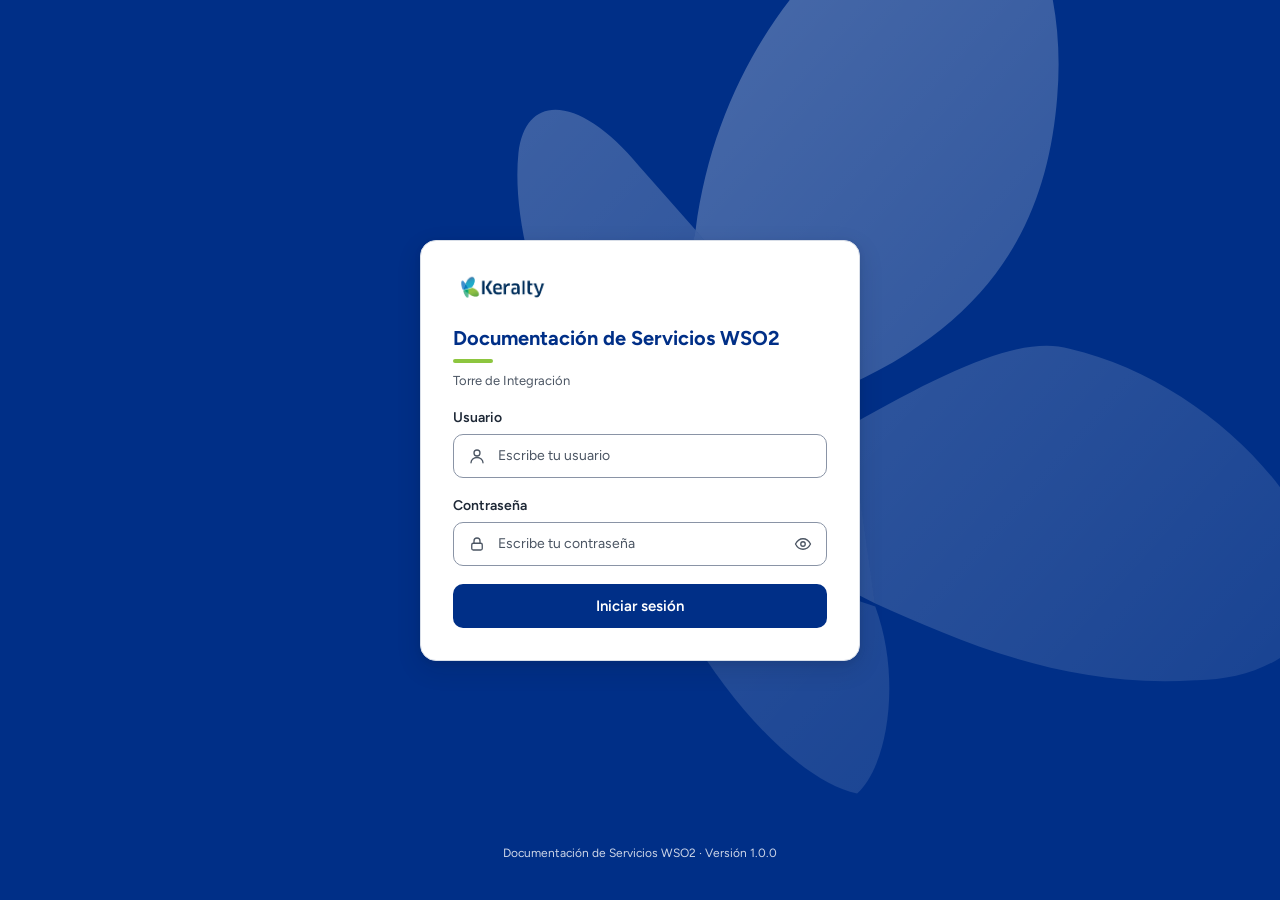
<file: index.html>
<!doctype html>
<html lang="es">
  <head>
    <meta charset="utf-8">
    <meta name="viewport" content="width=device-width,initial-scale=1">
    <title>Iniciar sesión · Documentación de Servicios WSO2</title>
    <link rel="icon" href="assets/favicon.ico" sizes="any">
    <link rel="icon" href="assets/favicon.svg" type="image/svg+xml">
    <link rel="stylesheet" href="styles.css">
  </head>
  <body>
    <div data-componente="iconos"></div>
    <main class="kr-lpage"><svg viewBox="0 0 1440 900" preserveAspectRatio="xMaxYMid slice" aria-hidden="true"><defs><linearGradient id="bf" gradientUnits="userSpaceOnUse" x1="0" y1="0" x2="552" y2="648"><stop offset="0" stop-color="#FFFFFF" stop-opacity="0.34"/><stop offset="1" stop-color="#FFFFFF" stop-opacity="0.08"/></linearGradient></defs><rect width="1440" height="900" fill="#002F87"/><g transform="rotate(-8 1070.0 338.2608695652174) translate(620 -190) scale(1.6304347826086956)" opacity="1.0"><path d="M155 240 C185 130 270 62 335 50 C385 48 402 120 386 190 C370 262 330 322 225 350 Z" fill="url(#bf)" opacity="1.0"/><path d="M105 385 C62 330 40 235 54 178 C64 140 98 150 126 196 L155 240 Z" fill="url(#bf)" opacity="0.8"/><path d="M155 240 L225 350 L105 385 Z" fill="url(#bf)" opacity="0.95"/><path d="M232 372 C300 345 345 332 372 344 C440 370 500 440 506 500 C506 546 460 562 420 556 C340 550 280 512 232 482 Z" fill="url(#bf)" opacity="0.85"/><path d="M118 402 L232 372 L232 482 Z" fill="url(#bf)" opacity="0.95"/><path d="M100 418 L232 484 C242 530 226 582 205 596 C160 580 104 482 100 418 Z" fill="url(#bf)" opacity="0.7"/></g></svg>
      <form class="kr-lcard" id="login" action="inicio.html"><img src="assets/logo.png" alt="Keralty">
        <div>
          <h1 class="kr-h1 kr-ltitle">Documentación de Servicios WSO2</h1>
          <div class="kr-accent" style="margin:8px 0 8px"></div>
          <p class="kr-sub" style="margin:0">Torre de Integración</p>
        </div>
        <div><label class="kr-flabel" for="u">Usuario</label>
          <div class="kr-fin"><svg class="ic" aria-hidden="true"><use href="#i-user"/></svg><input id="u" placeholder="Escribe tu usuario" autocomplete="username"></div>
        </div>
        <div><label class="kr-flabel" for="p">Contraseña</label>
          <div class="kr-fin"><svg class="ic" aria-hidden="true"><use href="#i-lock"/></svg><input id="p" type="password" placeholder="Escribe tu contraseña" autocomplete="current-password"><button type="button" class="kr-eye" id="eye" aria-label="Mostrar contraseña"><svg class="ic" aria-hidden="true"><use href="#i-eye"/></svg></button></div>
        </div><button class="kr-btn primary lg block" type="submit" style="border:0;cursor:pointer;font-family:inherit">Iniciar sesión</button>
      </form>
      <p class="kr-lfoot">Documentación de Servicios WSO2 · Versión 1.0.0</p>
    </main>
    <script src="componentes.js"></script>
  </body>
</html>
</file>
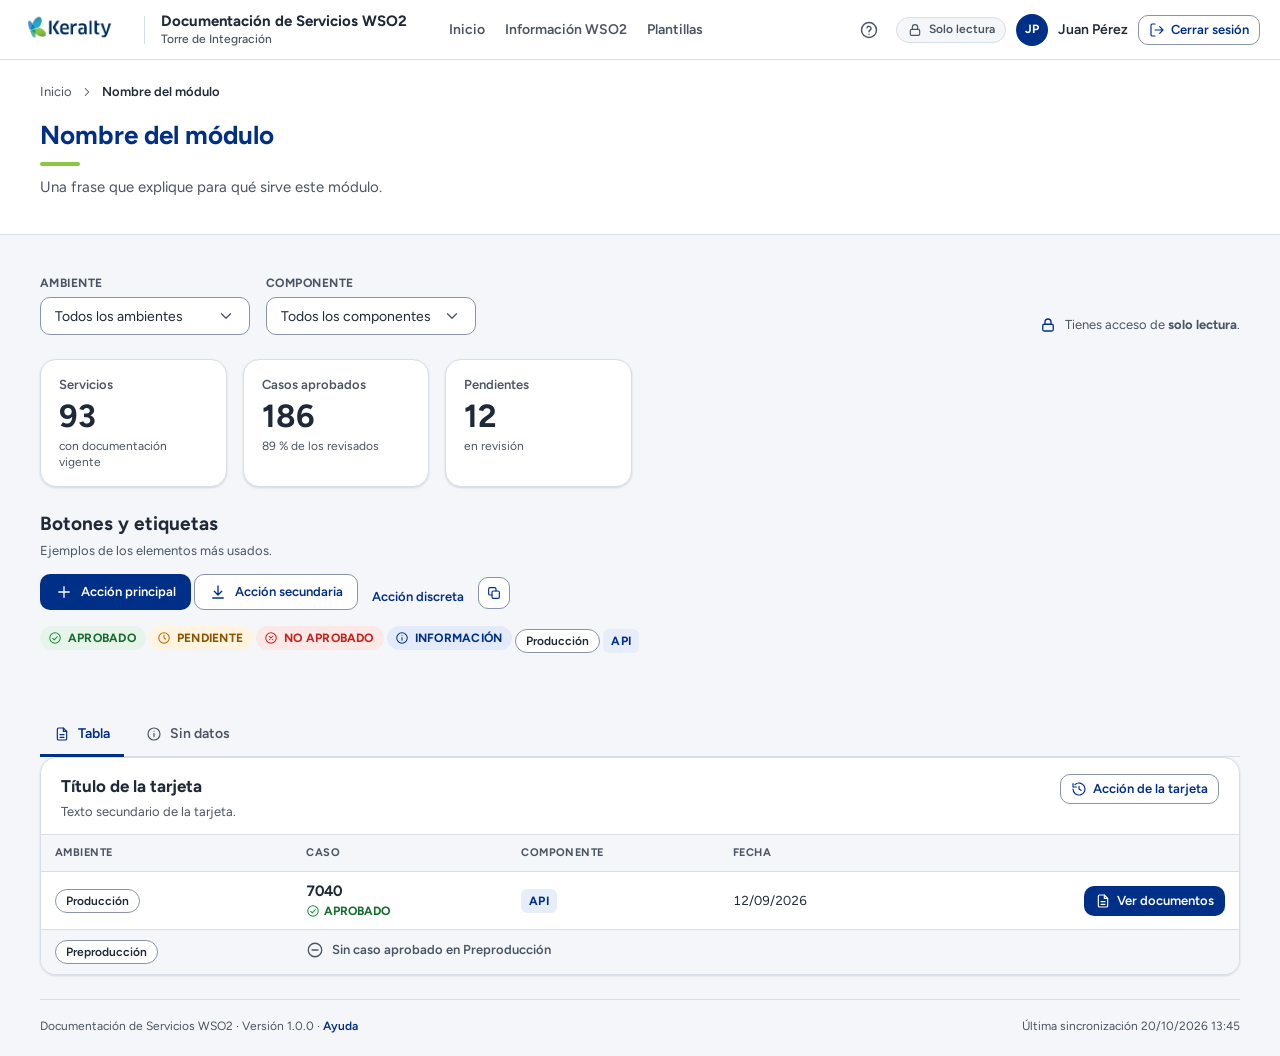
<file: _plantilla-modulo.html>
<!doctype html>
<!--
  PLANTILLA PARA CREAR UN MÓDULO NUEVO
  ====================================
  1. Copia este archivo con el nombre del módulo (por ejemplo, reportes.html) en la raíz del proyecto.
  2. Cambia el <title> y el texto del encabezado.
  3. Quita los bloques de ejemplo que no uses (cada uno está marcado con un comentario).
  4. Si el módulo va en el menú:
     - componentes/header.html: añade <span data-nav="reportes">Reportes</span> dentro de <nav class="kr-nav">
       (con data-solo="admin" si solo lo ve el Administrador).
     - app.js: añade 'Reportes':'reportes.html' al objeto NAV (la clave es el texto del menú).
     - En esta página, pon data-activo="reportes" en el hueco del header para marcarlo como activo.
  5. Abre la maqueta con Live Server: los componentes se cargan con fetch y con doble clic el navegador lo bloquea.

  COMPONENTES COMPARTIDOS (componentes.js los pone en cada <div data-componente="...">)
  - iconos  → sprite de iconos. Va primero, antes de .kr-frame.
  - header  → cabecera con el menú. data-activo="inicio|info|plantillas|admin|ayuda" marca la opción.
  - footer  → pie de página. Va al final, dentro de .kr-frame.

  ICONOS: <svg class="ic" aria-hidden="true"><use href="#i-NOMBRE"/></svg>  (tamaño pequeño: class="ic sm")
  Nombres en componentes/iconos.html: search chev-d chev-r chev-l braces doc file-x star ext link copy download zip
  close full lock eye eye-off eye-off2 alert alert-c check-c clock x-c minus-c info help history refresh plus minus
  caret-d caret-r expand collapse tree text folder logout user server git spark upload up

  ROLES: data-solo="lector" o data-solo="admin" muestra el elemento solo para ese rol (sirve en cualquier parte de la página).
  Para entrar como Administrador en la maqueta: usuario admin / contraseña admin en index.html.

  Todos los estilos están en styles.css (clases kr-*). Evita style="..." en línea: si algo se repite, crea una clase.
-->
<html lang="es">
  <head>
    <meta charset="utf-8">
    <meta name="viewport" content="width=device-width,initial-scale=1">
    <title>Nombre del módulo · Documentación de Servicios WSO2</title>
    <link rel="icon" href="assets/favicon.ico" sizes="any">
    <link rel="icon" href="assets/favicon.svg" type="image/svg+xml">
    <link rel="stylesheet" href="styles.css">
  </head>
  <body>
    <div data-componente="iconos"></div>
    <div class="kr-frame">
      <div data-componente="header" data-activo="nombre-del-modulo"></div>

      <!-- ENCABEZADO DE LA PÁGINA: migas de pan (opcional), título y descripción.
           Quita "compact" para el encabezado grande de Inicio. -->
      <section class="kr-hero compact">
        <div class="kr-main">
          <div class="kr-crumb"><span>Inicio</span><svg class="ic" aria-hidden="true"><use href="#i-chev-r"/></svg><b>Nombre del módulo</b></div>
          <h1 class="kr-h1">Nombre del módulo</h1>
          <div class="kr-accent"></div>
          <p class="kr-lead">Una frase que explique para qué sirve este módulo.</p>
        </div>
      </section>

      <section class="kr-main kr-pad">

        <!-- FILTROS: app.js convierte cada .kr-select en un desplegable según el texto de su .kr-lbl.
             Etiquetas con opciones ya definidas (objeto OPC de app.js): Ambiente, Componente, Estado, Fechas,
             Periodo, Usuario, Categoría, Formato. Para una etiqueta nueva, añade sus opciones a OPC. -->
        <div class="kr-filters">
          <div class="kr-field"><span class="kr-lbl">Ambiente</span>
            <div class="kr-select"><span>Todos los ambientes</span><svg class="ic" aria-hidden="true"><use href="#i-chev-d"/></svg></div>
          </div>
          <div class="kr-field"><span class="kr-lbl">Componente</span>
            <div class="kr-select"><span>Todos los componentes</span><svg class="ic" aria-hidden="true"><use href="#i-chev-d"/></svg></div>
          </div>
          <!-- CONTENIDO POR ROL: este aviso (kr-hint, nota al lado de los filtros) solo lo ve el lector. -->
          <div class="kr-hint" data-solo="lector"><svg class="ic" aria-hidden="true"><use href="#i-lock"/></svg><span>Tienes acceso de <b>solo lectura</b>.</span></div>
        </div>

        <!-- INDICADORES (KPI): l = etiqueta, v = valor, n = nota. -->
        <div class="kr-kpis">
          <div class="kr-kpi"><span class="l">Servicios</span><span class="v">93</span><span class="n">con documentación vigente</span></div>
          <div class="kr-kpi"><span class="l">Casos aprobados</span><span class="v">186</span><span class="n">89 % de los revisados</span></div>
          <div class="kr-kpi"><span class="l">Pendientes</span><span class="v">12</span><span class="n">en revisión</span></div>
        </div>

        <!-- BOTONES: variantes primary | secondary | ghost; tamaños sm | lg; "icon" para solo icono; "block" a todo el ancho.
             Si el texto del botón está en el objeto BTN de app.js, ya navega a esa página (por ejemplo, "Ir a Inicio"). -->
        <h2 class="kr-h2">Botones y etiquetas</h2>
        <p class="kr-sub">Ejemplos de los elementos más usados.</p>
        <p>
          <span class="kr-btn primary"><svg class="ic" aria-hidden="true"><use href="#i-plus"/></svg>Acción principal</span>
          <span class="kr-btn secondary"><svg class="ic" aria-hidden="true"><use href="#i-download"/></svg>Acción secundaria</span>
          <span class="kr-btn ghost sm">Acción discreta</span>
          <span class="kr-btn secondary sm icon" aria-label="Copiar"><svg class="ic" aria-hidden="true"><use href="#i-copy"/></svg></span>
        </p>
        <!-- ESTADOS (kr-badge ok | warn | bad | info), AMBIENTE (kr-pill), COMPONENTE (kr-comp) -->
        <p>
          <span class="kr-badge ok"><svg class="ic" aria-hidden="true"><use href="#i-check-c"/></svg>APROBADO</span>
          <span class="kr-badge warn"><svg class="ic" aria-hidden="true"><use href="#i-clock"/></svg>PENDIENTE</span>
          <span class="kr-badge bad"><svg class="ic" aria-hidden="true"><use href="#i-x-c"/></svg>NO APROBADO</span>
          <span class="kr-badge info"><svg class="ic" aria-hidden="true"><use href="#i-info"/></svg>INFORMACIÓN</span>
          <span class="kr-pill">Producción</span>
          <span class="kr-comp">API</span>
        </p>
      </section>

      <!-- PESTAÑAS CON PANEL: cada .kr-tab con data-panel="id" muestra el elemento con ese id y oculta los demás.
           El contenedor necesita data-pestanas. La URL con #id abre esa pestaña (por ejemplo, reportes.html#tabla). -->
      <section class="kr-main kr-pad" data-pestanas>
        <div class="kr-tabs" role="tablist">
          <span class="kr-tab on" role="tab" data-panel="tabla"><svg class="ic sm" aria-hidden="true"><use href="#i-doc"/></svg>Tabla</span>
          <span class="kr-tab" role="tab" data-panel="vacio"><svg class="ic sm" aria-hidden="true"><use href="#i-info"/></svg>Sin datos</span>
        </div>

        <!-- TARJETA CON TABLA: kr-card con cabecera (kr-card-h) y la tabla dentro de kr-tw.
             Clases útiles en celdas: num (números alineados), r (alinear a la derecha). -->
        <div id="tabla" role="tabpanel">
          <article class="kr-card">
            <div class="kr-card-h">
              <div>
                <h3 class="kr-h3">Título de la tarjeta</h3>
                <p class="kr-aka">Texto secundario de la tarjeta.</p>
              </div><span class="kr-btn secondary sm"><svg class="ic" aria-hidden="true"><use href="#i-history"/></svg>Acción de la tarjeta</span>
            </div>
            <div class="kr-tw flat">
              <table class="kr-t tight">
                <thead>
                  <tr>
                    <th>Ambiente</th>
                    <th>Caso</th>
                    <th>Componente</th>
                    <th>Fecha</th>
                    <th></th>
                  </tr>
                </thead>
                <tbody>
                  <tr>
                    <td><span class="kr-pill">Producción</span></td>
                    <td><span class="casenum">7040</span><span class="okline"><svg class="ic" aria-hidden="true"><use href="#i-check-c"/></svg>APROBADO</span></td>
                    <td><span class="kr-comp">API</span></td>
                    <td class="num">12/09/2026</td>
                    <td class="r"><span class="kr-btn primary sm"><svg class="ic" aria-hidden="true"><use href="#i-doc"/></svg>Ver documentos</span></td>
                  </tr>
                  <!-- fila sin datos -->
                  <tr class="empty">
                    <td><span class="kr-pill">Preproducción</span></td>
                    <td colspan="4"><span class="kr-noreg"><svg class="ic" aria-hidden="true"><use href="#i-minus-c"/></svg>Sin caso aprobado en Preproducción</span></td>
                  </tr>
                </tbody>
              </table>
            </div>
          </article>
        </div>

        <!-- ESTADO VACÍO: mensaje centrado con icono, para cuando no hay resultados o falta permiso. -->
        <div id="vacio" role="tabpanel" class="hidden">
          <div class="kr-st"><span class="ring"><svg class="ic" aria-hidden="true"><use href="#i-search"/></svg></span><b class="kr-h3">No hay resultados</b>
            <p>Prueba con otros filtros o vuelve a Inicio.</p><span class="kr-btn secondary sm">Ir a Inicio</span>
          </div>
        </div>
      </section>

      <div data-componente="footer"></div>
    </div>
    <script src="componentes.js"></script>
  </body>
</html>
</file>
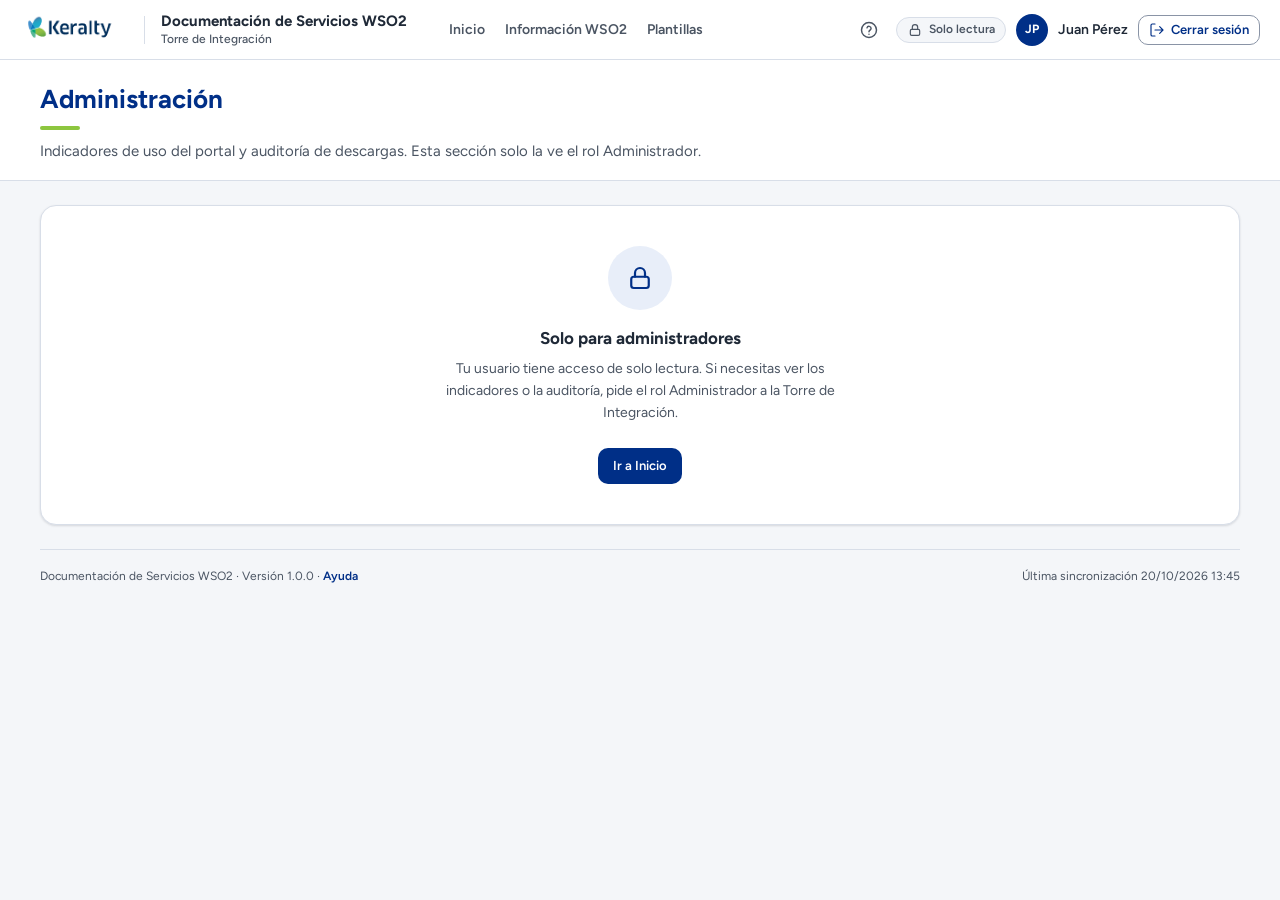
<file: administracion.html>
<!doctype html>
<html lang="es">
  <head>
    <meta charset="utf-8">
    <meta name="viewport" content="width=device-width,initial-scale=1">
    <title>Administración · Documentación de Servicios WSO2</title>
    <link rel="icon" href="assets/favicon.ico" sizes="any">
    <link rel="icon" href="assets/favicon.svg" type="image/svg+xml">
    <link rel="stylesheet" href="styles.css">
  </head>
  <body>
    <div data-componente="iconos"></div>
    <div class="kr-frame">
      <div data-componente="header" data-activo="admin"></div>
      <section class="kr-hero compact">
        <div class="kr-main">
          <h1 class="kr-h1">Administración</h1>
          <div class="kr-accent"></div>
          <p class="kr-lead" style="margin-bottom:0">Indicadores de uso del portal y auditoría de descargas. Esta sección solo la ve el rol Administrador.</p>
        </div>

      </section>
      <!-- lector: la sección no está disponible -->
      <section class="kr-main kr-pad" data-solo="lector">
        <div class="kr-st"><span class="ring"><svg class="ic" aria-hidden="true"><use href="#i-lock"/></svg></span><b class="kr-h3">Solo para administradores</b>
          <p>Tu usuario tiene acceso de solo lectura. Si necesitas ver los indicadores o la auditoría, pide el rol Administrador a la Torre de Integración.</p>
          <div class="row"><span class="kr-btn primary">Ir a Inicio</span></div>
        </div>

      </section>
      <!-- admin: pestañas Indicadores | Auditoría -->
      <section class="kr-main" data-solo="admin" style="padding-top:24px" data-pestanas>

        <div class="kr-tabs" role="tablist"><span class="kr-tab on" role="tab" data-panel="indicadores"><svg class="ic sm" aria-hidden="true"><use href="#i-spark"/></svg>Indicadores</span><span class="kr-tab" role="tab" data-panel="auditoria"><svg class="ic sm" aria-hidden="true"><use href="#i-history"/></svg>Auditoría</span></div>
        <!-- Indicadores -->
        <div id="indicadores" role="tabpanel">
          <div class="kr-filters">
            <div class="kr-field"><span class="kr-lbl">Periodo</span>
              <div class="kr-select"><span>Últimos 6 meses</span><svg class="ic" aria-hidden="true"><use href="#i-chev-d"/></svg></div>
            </div>
            <div class="kr-field"><span class="kr-lbl">Ambiente</span>
              <div class="kr-select"><span>Todos los ambientes</span><svg class="ic" aria-hidden="true"><use href="#i-chev-d"/></svg></div>
            </div>
            <div class="kr-hint" style="align-items:center"><svg class="ic" aria-hidden="true"><use href="#i-clock"/></svg><span>Datos del 1 de mayo al 20 de octubre de 2026 · Actualizado 20/10/2026 13:45</span></div>

          </div>
          <div class="kr-kpis">
            <div class="kr-kpi"><span class="l">Usuarios activos</span><span class="v">48</span><span class="n">de 62 con acceso</span></div>
            <div class="kr-kpi"><span class="l">Casos aprobados</span><span class="v">186</span><span class="n">89 % de los casos revisados</span></div>
            <div class="kr-kpi"><span class="l">Casos no aprobados</span><span class="v">23</span><span class="n">11 % de los casos revisados</span></div>
            <div class="kr-kpi"><span class="l">Casos pendientes</span><span class="v">7</span><span class="n">esperando revisión hoy</span></div>
            <div class="kr-kpi"><span class="l">Servicios vigentes</span><span class="v">137</span><span class="n">con versión vigente en 7 componentes</span></div>
            <div class="kr-kpi"><span class="l">Descargas</span><span class="v">742</span><span class="n">124 en los últimos 30 días</span></div>

          </div>
          <div class="kr-cgrid">
            <figure class="kr-chart" data-grafico="casos">
              <figcaption>
                <div><b>Casos por mes</b><span>Aprobados y no aprobados, por mes de revisión</span></div><span class="kr-btn ghost sm" data-vista>Ver tabla</span>
              </figcaption>
              <div class="kr-legend-row"><span><i style="background:var(--series-1)"></i>Aprobados</span><span><i style="background:var(--series-2)"></i>No aprobados</span></div>
              <div class="kr-plot"></div>
            </figure>
            <figure class="kr-chart" data-grafico="componentes">
              <figcaption>
                <div><b>Servicios por componente</b><span>Servicios con versión vigente en cada componente</span></div><span class="kr-btn ghost sm" data-vista>Ver tabla</span>
              </figcaption>
              <div class="kr-plot"></div>
            </figure>
            <figure class="kr-chart wide" data-grafico="usuarios">
              <figcaption>
                <div><b>Usuarios activos por semana</b><span>Personas distintas que consultaron o descargaron documentos</span></div><span class="kr-btn ghost sm" data-vista>Ver tabla</span>
              </figcaption>
              <div class="kr-plot"></div>
            </figure>
            <div class="kr-chart">
              <figcaption>
                <div><b>Servicios más descargados</b><span>Descargas en el periodo</span></div>
              </figcaption>
              <table class="kr-t tight">
                <thead>
                  <tr>
                    <th>Servicio</th>
                    <th class="r">Descargas</th>
                  </tr>
                </thead>
                <tbody>
                  <tr>
                    <td class="svc">ProvidersAPI_InstPermitidas</td>
                    <td class="r num">96</td>
                  </tr>
                  <tr>
                    <td class="svc">ClientOrderTrack_API</td>
                    <td class="r num">71</td>
                  </tr>
                  <tr>
                    <td class="svc">Documentación API OpenAPI</td>
                    <td class="r num">58</td>
                  </tr>
                  <tr>
                    <td class="svc">BeyondHealt-CariAI</td>
                    <td class="r num">44</td>
                  </tr>
                  <tr>
                    <td class="svc">CorreoEmpleadores_API</td>
                    <td class="r num">39</td>
                  </tr>
                </tbody>
              </table>
            </div>
            <div class="kr-chart">
              <figcaption>
                <div><b>Usuarios más activos</b><span>Descargas en el periodo</span></div>
              </figcaption>
              <table class="kr-t tight">
                <thead>
                  <tr>
                    <th>Usuario</th>
                    <th class="r">Descargas</th>
                  </tr>
                </thead>
                <tbody>
                  <tr>
                    <td><b>Juan Pérez</b></td>
                    <td class="r num">142</td>
                  </tr>
                  <tr>
                    <td><b>María Gómez</b></td>
                    <td class="r num">118</td>
                  </tr>
                  <tr>
                    <td><b>Andrés Salazar</b></td>
                    <td class="r num">97</td>
                  </tr>
                  <tr>
                    <td><b>Laura Méndez</b></td>
                    <td class="r num">64</td>
                  </tr>
                  <tr>
                    <td><b>Carlos Rojas</b></td>
                    <td class="r num">31</td>
                  </tr>
                </tbody>
              </table>
            </div>
          </div>

        </div>
        <!-- Auditoría -->
        <div id="auditoria" role="tabpanel" class="hidden">
          <div class="kr-filters">
            <div class="kr-field"><span class="kr-lbl">Fechas</span>
              <div class="kr-select"><span>Últimos 30 días</span><svg class="ic" aria-hidden="true"><use href="#i-chev-d"/></svg></div>
            </div>
            <div class="kr-field"><span class="kr-lbl">Usuario</span>
              <div class="kr-select"><span>Todos los usuarios</span><svg class="ic" aria-hidden="true"><use href="#i-chev-d"/></svg></div>
            </div>
            <div class="kr-field"><span class="kr-lbl">Ambiente</span>
              <div class="kr-select"><span>Todos los ambientes</span><svg class="ic" aria-hidden="true"><use href="#i-chev-d"/></svg></div>
            </div>
            <div class="kr-field"><span class="kr-lbl">Buscar</span>
              <div class="kr-select" style="min-width:300px;color:var(--ink-muted,#4B5563)"><span>Caso, servicio o archivo</span><svg class="ic" aria-hidden="true"><use href="#i-search"/></svg></div>
            </div>
          </div>
          <div class="kr-reshead" style="margin-top:24px">
            <div>
              <h2 class="kr-h2">8 de 124 descargas</h2>
              <p class="kr-sub">Ordenadas de la más reciente a la más antigua.</p>
            </div><span class="kr-btn secondary"><svg class="ic" aria-hidden="true"><use href="#i-download"/></svg>Descargar auditoría (.csv)</span>
          </div>
          <div class="kr-tw">
            <table class="kr-t tight">
              <thead>
                <tr>
                  <th>Fecha y hora</th>
                  <th>Usuario</th>
                  <th>Caso</th>
                  <th>Servicio</th>
                  <th>Ambiente</th>
                  <th>Versión</th>
                  <th>Archivo descargado</th>
                </tr>
              </thead>
              <tbody>
                <tr>
                  <td class="num" style="white-space:nowrap">21/10/2026 15:42</td>
                  <td style="white-space:nowrap"><b>Juan Pérez</b></td>
                  <td class="num"><b>7183</b></td>
                  <td>ProvidersAPI_InstPermitidas</td>
                  <td><span class="kr-pill">Preproducción</span></td>
                  <td><b class="num">v1.3.0</b></td>
                  <td class="mono">Providers_Especialidad_Inst…collection.json</td>
                </tr>
                <tr>
                  <td class="num" style="white-space:nowrap">21/10/2026 15:40</td>
                  <td style="white-space:nowrap"><b>Juan Pérez</b></td>
                  <td class="num"><b>7183</b></td>
                  <td>ProvidersAPI_InstPermitidas</td>
                  <td><span class="kr-pill">Preproducción</span></td>
                  <td><b class="num">v1.3.0</b></td>
                  <td class="mono">Aprob_ARQUITECTURA_InstPermitidas_PREPROD…pdf</td>
                </tr>
                <tr>
                  <td class="num" style="white-space:nowrap">21/10/2026 11:12</td>
                  <td style="white-space:nowrap"><b>María Gómez</b></td>
                  <td class="num"><b>7185</b></td>
                  <td>ClientOrderTrack_API</td>
                  <td><span class="kr-pill">Producción</span></td>
                  <td><b class="num">v1.8.2</b></td>
                  <td class="mono">ClientOrderTrack_API.postman_collection.json</td>
                </tr>
                <tr>
                  <td class="num" style="white-space:nowrap">20/10/2026 17:05</td>
                  <td style="white-space:nowrap"><b>Andrés Salazar</b></td>
                  <td class="num"><b>7187</b></td>
                  <td>Documentación API OpenAPI</td>
                  <td><span class="kr-pill">Preproducción</span></td>
                  <td><b class="num">v2.1.0</b></td>
                  <td class="mono">openapi_documentacion_v2.1.0.json</td>
                </tr>
                <tr>
                  <td class="num" style="white-space:nowrap">20/10/2026 09:31</td>
                  <td style="white-space:nowrap"><b>María Gómez</b></td>
                  <td class="num"><b>7040</b></td>
                  <td>ProvidersAPI_InstPermitidas</td>
                  <td><span class="kr-pill">Producción</span></td>
                  <td><b class="num">v1.2.0</b></td>
                  <td class="mono">Providers.allowedInstitutions_01jul2025.xlsx</td>
                </tr>
                <tr>
                  <td class="num" style="white-space:nowrap">19/10/2026 16:48</td>
                  <td style="white-space:nowrap"><b>Laura Méndez</b></td>
                  <td class="num"><b>7181</b></td>
                  <td>BeyondHealt-CariAI</td>
                  <td><span class="kr-pill">Producción</span></td>
                  <td><b class="num">v3.0.1</b></td>
                  <td class="mono">BeyondHealt-CariAI.postman_collection.json</td>
                </tr>
                <tr>
                  <td class="num" style="white-space:nowrap">19/10/2026 10:20</td>
                  <td style="white-space:nowrap"><b>Andrés Salazar</b></td>
                  <td class="num"><b>8176</b></td>
                  <td>ValidaCliente</td>
                  <td><span class="kr-pill">Preproducción</span></td>
                  <td><b class="num">v1.4.0</b></td>
                  <td class="mono">ValidaCliente_config.json</td>
                </tr>
                <tr>
                  <td class="num" style="white-space:nowrap">18/10/2026 14:03</td>
                  <td style="white-space:nowrap"><b>Juan Pérez</b></td>
                  <td class="num"><b>9172</b></td>
                  <td>CorreoEmpleadores_API</td>
                  <td><span class="kr-pill">Producción</span></td>
                  <td><b class="num">v2.0.0</b></td>
                  <td class="mono">CorreoEmpleadores_API.postman_collection.json</td>
                </tr>
              </tbody>
            </table>
          </div>
          <div class="kr-foot">Página 1 de 16</div>
        </div>
      </section>
      <div data-componente="footer"></div>
    </div>
    <script src="componentes.js"></script>
    <script src="indicadores.js"></script>
  </body>
</html>
</file>
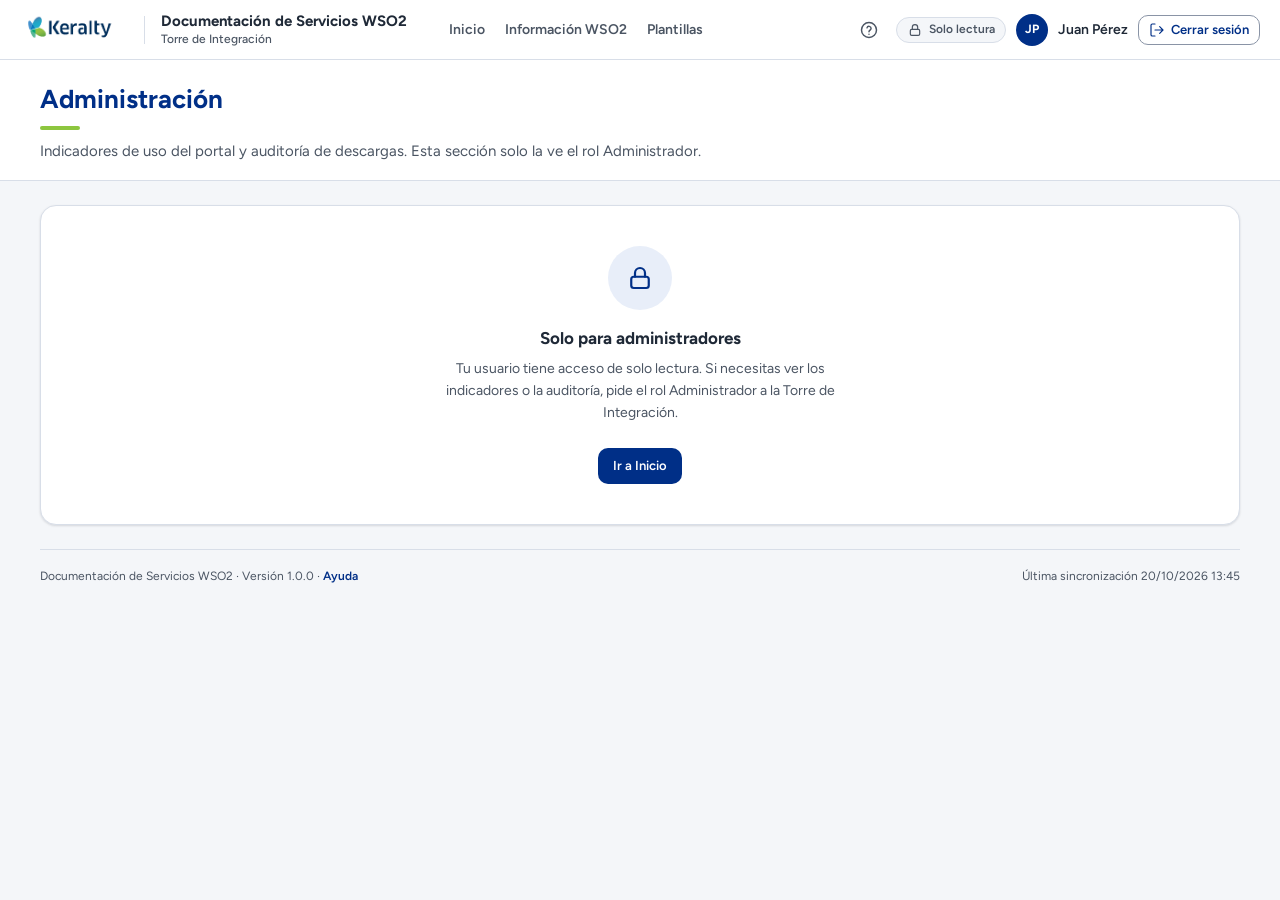
<file: auditoria.html>
<!doctype html><html lang="es"><head><meta charset="utf-8"><title>Auditoría · Documentación de Servicios WSO2</title>
<!-- Auditoría ahora es una pestaña de Administración; esta página solo redirige para no romper enlaces antiguos -->
<meta http-equiv="refresh" content="0; url=administracion.html#auditoria"><link rel="icon" href="assets/favicon.svg" type="image/svg+xml"></head>
<body><p><a href="administracion.html#auditoria">Ir a Administración · Auditoría</a></p></body></html>
</file>
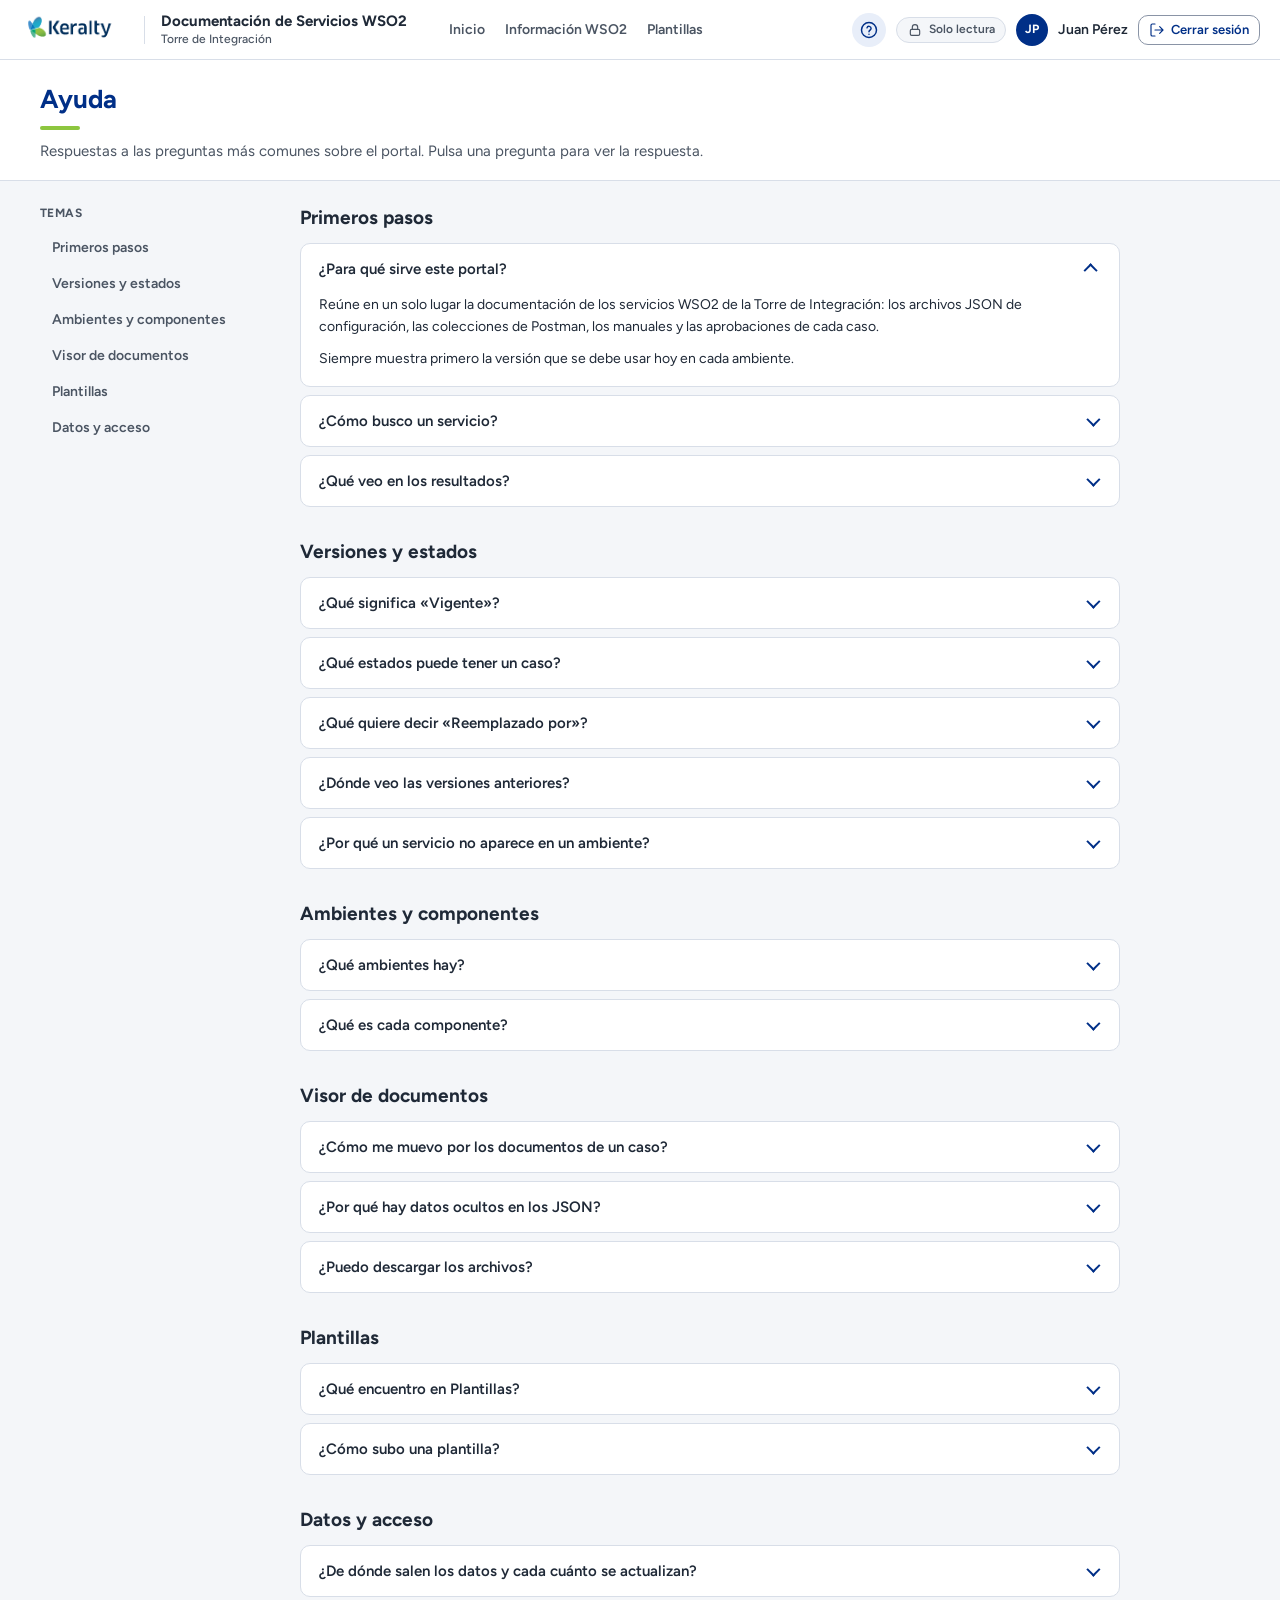
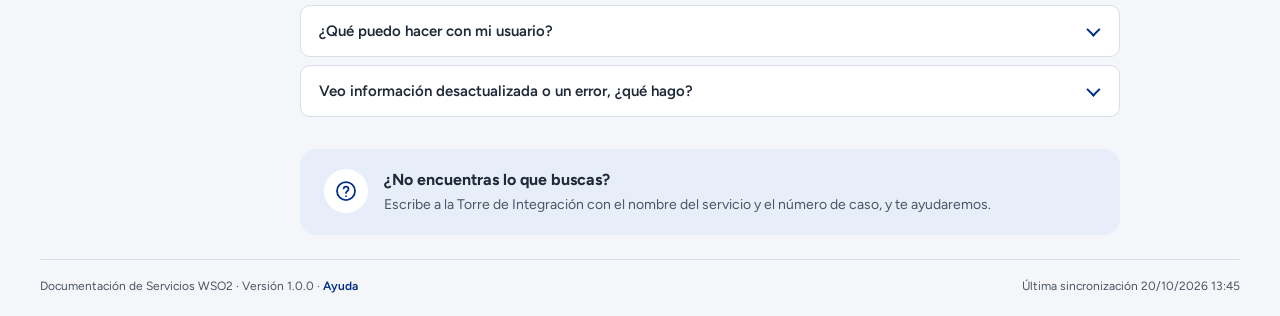
<file: ayuda.html>
<!doctype html>
<html lang="es">
  <head>
    <meta charset="utf-8">
    <meta name="viewport" content="width=device-width,initial-scale=1">
    <title>Ayuda · Documentación de Servicios WSO2</title>
    <link rel="icon" href="assets/favicon.ico" sizes="any">
    <link rel="icon" href="assets/favicon.svg" type="image/svg+xml">
    <link rel="stylesheet" href="styles.css">
  </head>
  <body>
    <div data-componente="iconos"></div>
    <div class="kr-frame">
      <div data-componente="header" data-activo="ayuda"></div>
      <section class="kr-hero compact">
        <div class="kr-main">
          <h1 class="kr-h1">Ayuda</h1>
          <div class="kr-accent"></div>
          <p class="kr-lead" style="margin-bottom:0">Respuestas a las preguntas más comunes sobre el portal. Pulsa una pregunta para ver la respuesta.</p>
        </div>

      </section>
      <section class="kr-main kr-pad kr-ayuda">

        <nav class="kr-toc" aria-label="Temas de ayuda"><span class="kr-lbl">Temas</span>
<a href="#primeros-pasos">Primeros pasos</a><a href="#versiones">Versiones y estados</a><a href="#ambientes">Ambientes y componentes</a><a href="#visor">Visor de documentos</a><a href="#plantillas">Plantillas</a><a href="#acceso">Datos y acceso</a></nav>

        <div class="kr-faqs">
          <div class="kr-faqg" id="primeros-pasos">
            <h2 class="kr-h2">Primeros pasos</h2>
            <details class="kr-faq" open>
              <summary>¿Para qué sirve este portal?</summary>
              <div>
                <p>Reúne en un solo lugar la documentación de los servicios WSO2 de la Torre de Integración: los archivos JSON de configuración, las colecciones de Postman, los manuales y las aprobaciones de cada caso.</p>
                <p>Siempre muestra primero la versión que se debe usar hoy en cada ambiente.</p>
              </div>
            </details>
            <details class="kr-faq">
              <summary>¿Cómo busco un servicio?</summary>
              <div>
                <p>En <b>Inicio</b>, escribe el nombre del servicio o el número de caso en el buscador y pulsa <kbd>Enter</kbd>. No hace falta el nombre exacto: con una parte (por ejemplo, «providers») es suficiente.</p>
                <p>Con los filtros <b>Ambiente</b> y <b>Componente</b> acotas los resultados. También puedes entrar desde las tarjetas de <b>Explorar por componente</b>.</p>
              </div>
            </details>
            <details class="kr-faq">
              <summary>¿Qué veo en los resultados?</summary>
              <div>
                <p>Cada servicio aparece en una tarjeta con su versión vigente en cada ambiente: el número de caso, la versión, el componente, la fecha y cuántos archivos tiene. Desde ahí puedes abrir los documentos o ver el historial de versiones.</p>
              </div>
            </details>

          </div>
          <div class="kr-faqg" id="versiones">
            <h2 class="kr-h2">Versiones y estados</h2>
            <details class="kr-faq">
              <summary>¿Qué significa «Vigente»?</summary>
              <div>
                <p>Es el <b>último caso aprobado</b> de un servicio en un ambiente: la versión que se debe usar hoy. Cada servicio tiene, como mucho, una versión vigente por ambiente.</p>
                <p>En el historial se marca con <span class="kr-badge info"><svg class="ic" aria-hidden="true"><use href="#i-check-c"/></svg>Vigente</span></p>
              </div>
            </details>
            <details class="kr-faq">
              <summary>¿Qué estados puede tener un caso?</summary>
              <div>
                <ul class="kr-estados">
                  <li><span class="kr-badge ok"><svg class="ic" aria-hidden="true"><use href="#i-check-c"/></svg>APROBADO</span><span>El caso pasó la revisión. El aprobado más reciente es la versión vigente.</span></li>
                  <li><span class="kr-badge bad"><svg class="ic" aria-hidden="true"><use href="#i-x-c"/></svg>NO APROBADO</span><span>El caso se revisó y se rechazó. Queda en el historial, pero nunca es la versión vigente.</span></li>
                  <li><span class="kr-badge warn"><svg class="ic" aria-hidden="true"><use href="#i-clock"/></svg>PENDIENTE</span><span>El caso está esperando revisión. Mientras tanto se sigue usando la versión vigente anterior.</span></li>
                </ul>
              </div>
            </details>
            <details class="kr-faq">
              <summary>¿Qué quiere decir «Reemplazado por»?</summary>
              <div>
                <p>Es un caso aprobado que ya no es el vigente porque después se aprobó otro. El número indica qué caso lo sustituyó.</p>
              </div>
            </details>
            <details class="kr-faq">
              <summary>¿Dónde veo las versiones anteriores?</summary>
              <div>
                <p>En el <b>Historial de versiones</b> de cada servicio, con una pestaña por ambiente. Los casos van del más reciente al más antiguo y puedes abrir los documentos de cualquiera de ellos.</p>
              </div>
            </details>
            <details class="kr-faq">
              <summary>¿Por qué un servicio no aparece en un ambiente?</summary>
              <div>
                <p>Porque todavía no tiene ningún caso aprobado en ese ambiente. Si hay un caso pendiente, aparecerá cuando se apruebe.</p>
              </div>
            </details>

          </div>
          <div class="kr-faqg" id="ambientes">
            <h2 class="kr-h2">Ambientes y componentes</h2>
            <details class="kr-faq">
              <summary>¿Qué ambientes hay?</summary>
              <div>
                <dl class="kr-defs">
                  <dt>Producción</dt>
                  <dd>Donde funcionan los servicios que usan los usuarios finales.</dd>
                  <dt>Preproducción</dt>
                  <dd>Réplica de producción para la validación final antes de publicar.</dd>
                  <dt>Pruebas</dt>
                  <dd>Para las pruebas funcionales y de integración.</dd>
                  <dt>Desarrollo</dt>
                  <dd>Donde se construyen y ajustan los servicios.</dd>
                </dl>
              </div>
            </details>
            <details class="kr-faq">
              <summary>¿Qué es cada componente?</summary>
              <div>
                <dl class="kr-defs">
                  <dt>ESB</dt>
                  <dd>Bus de servicios: mediación y enrutamiento de los servicios publicados.</dd>
                  <dt>EI</dt>
                  <dd>Enterprise Integrator: integración y orquestación de flujos.</dd>
                  <dt>API</dt>
                  <dd>Servicios publicados y documentados como API.</dd>
                  <dt>APIM</dt>
                  <dd>API Manager: publicación, seguridad y consumo de las API.</dd>
                  <dt>DSS</dt>
                  <dd>Data Services Server: servicios de datos expuestos desde bases de datos.</dd>
                  <dt>EI-APIM</dt>
                  <dd>Integraciones de EI que se publican a través de API Manager.</dd>
                  <dt>ESB-DSS</dt>
                  <dd>Servicios del ESB que consumen servicios de datos de DSS.</dd>
                </dl>
                <p>Los nodos y servidores de cada componente están en <a href="info.html">Información WSO2</a>.</p>
              </div>
            </details>

          </div>
          <div class="kr-faqg" id="visor">
            <h2 class="kr-h2">Visor de documentos</h2>
            <details class="kr-faq">
              <summary>¿Cómo me muevo por los documentos de un caso?</summary>
              <div>
                <p>Elige un archivo en la lista de la izquierda o usa el teclado:</p>
                <ul class="kr-atajos">
                  <li><kbd>↑</kbd><kbd>↓</kbd><span>archivo anterior o siguiente</span></li>
                  <li><kbd>Esc</kbd><span>cerrar el visor</span></li>
                </ul>
              </div>
            </details>
            <details class="kr-faq">
              <summary>¿Por qué hay datos ocultos en los JSON?</summary>
              <div>
                <p>Por seguridad, el visor oculta usuarios, claves y URL internas, y los muestra como <span class="kr-mask">••••••</span>. El resto del archivo se ve completo.</p>
              </div>
            </details>
            <details class="kr-faq">
              <summary>¿Puedo descargar los archivos?</summary>
              <div>
                <p>Sí. Puedes descargar un archivo o todos los del caso a la vez con <b>Descargar archivos</b>. Cada descarga queda registrada con tu usuario, la fecha y el archivo.</p>
              </div>
            </details>

          </div>
          <div class="kr-faqg" id="plantillas">
            <h2 class="kr-h2">Plantillas</h2>
            <details class="kr-faq">
              <summary>¿Qué encuentro en Plantillas?</summary>
              <div>
                <p>Checklists, manuales de usuario y formatos listos para usar en los casos. Descarga la que necesites y complétala.</p>
              </div>
            </details>
            <details class="kr-faq">
              <summary>¿Cómo subo una plantilla?</summary>
              <div>
                <p>En <a href="plantillas.html">Plantillas</a>, pulsa <b>Subir plantilla</b>, elige el archivo (Word, Excel o PDF, hasta 25 MB), ponle nombre y categoría y confirma. Queda registrado quién la subió y cuándo.</p>
              </div>
            </details>

          </div>
          <div class="kr-faqg" id="acceso">
            <h2 class="kr-h2">Datos y acceso</h2>
            <details class="kr-faq">
              <summary>¿De dónde salen los datos y cada cuánto se actualizan?</summary>
              <div>
                <p>Los casos y sus documentos se sincronizan automáticamente con el sistema de gestión de casos de la Torre de Integración. La fecha y hora de la última sincronización aparece al pie de cada página.</p>
              </div>
            </details>
            <details class="kr-faq">
              <summary>¿Qué puedo hacer con mi usuario?</summary>
              <div>
                <dl class="kr-defs">
                  <dt>Lector</dt>
                  <dd>Consulta servicios, versiones y documentos, y descarga archivos y plantillas.</dd>
                  <dt>Administrador</dt>
                  <dd>Además, ve la sección <b>Administración</b>: indicadores de uso y auditoría de descargas.</dd>
                </dl>
              </div>
            </details>
            <details class="kr-faq">
              <summary>Veo información desactualizada o un error, ¿qué hago?</summary>
              <div>
                <p>Revisa la fecha de la última sincronización al pie de la página. Si el problema sigue, avisa a la Torre de Integración con el nombre del servicio y el número de caso.</p>
              </div>
            </details>

          </div>
          <div class="kr-contacto"><span class="ring"><svg class="ic" aria-hidden="true"><use href="#i-help"/></svg></span>
            <div><b>¿No encuentras lo que buscas?</b>
              <p>Escribe a la Torre de Integración con el nombre del servicio y el número de caso, y te ayudaremos.</p>
            </div>
          </div>
        </div>
      </section>
      <div data-componente="footer"></div>
    </div>
    <script src="componentes.js"></script>
  </body>
</html>
</file>
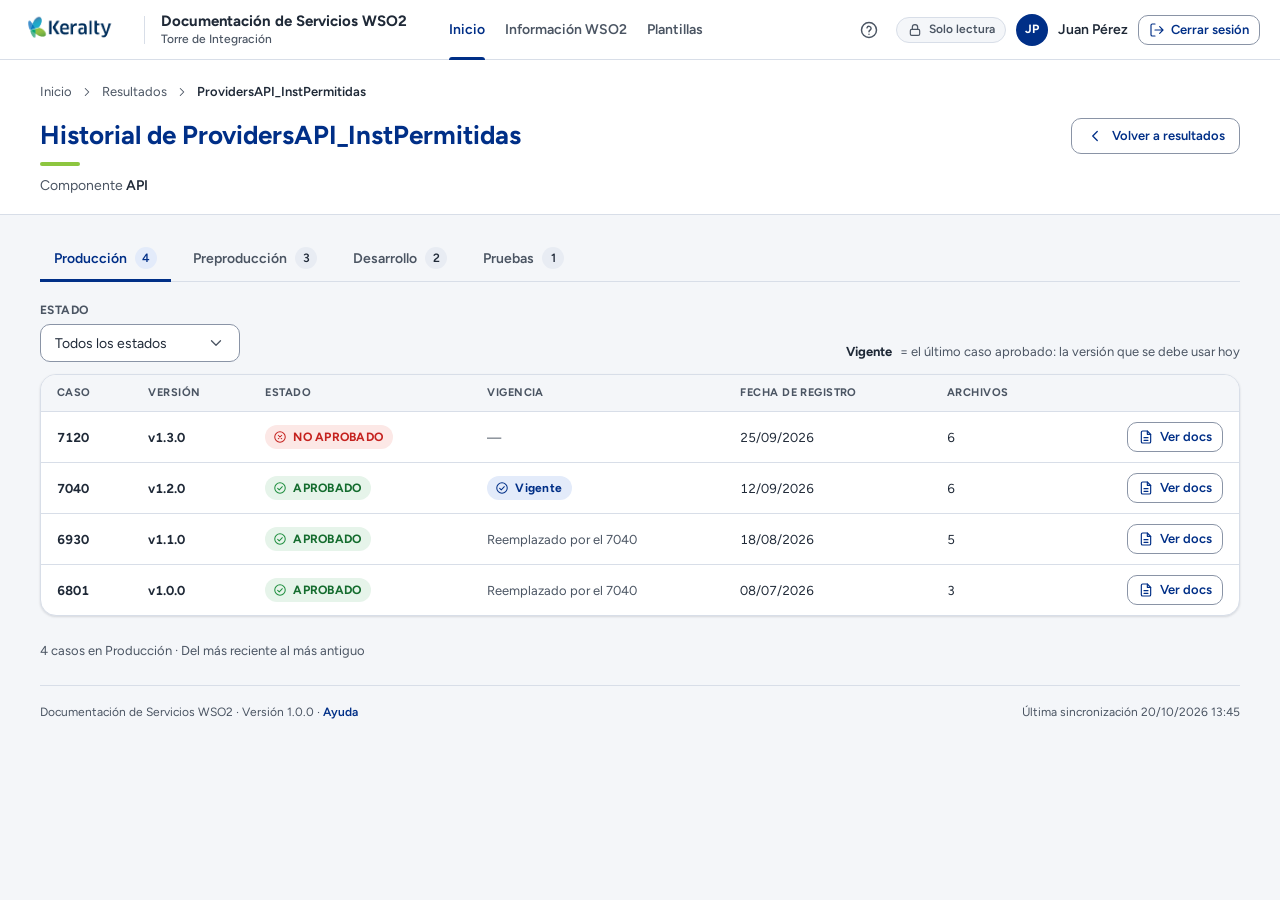
<file: historial.html>
<!doctype html>
<html lang="es">
  <head>
    <meta charset="utf-8">
    <meta name="viewport" content="width=device-width,initial-scale=1">
    <title>Historial · Documentación de Servicios WSO2</title>
    <link rel="icon" href="assets/favicon.ico" sizes="any">
    <link rel="icon" href="assets/favicon.svg" type="image/svg+xml">
    <link rel="stylesheet" href="styles.css">
  </head>
  <body>
    <div data-componente="iconos"></div>
    <div class="kr-frame">
      <div data-componente="header" data-activo="inicio"></div>
      <section class="kr-hero compact">
        <div class="kr-main">
          <div class="kr-crumb"><span>Inicio</span><svg class="ic" aria-hidden="true"><use href="#i-chev-r"/></svg><span>Resultados</span><svg class="ic" aria-hidden="true"><use href="#i-chev-r"/></svg><b>ProvidersAPI_InstPermitidas</b></div>
          <div style="display:flex;align-items:flex-start;justify-content:space-between">
            <div>
              <h1 class="kr-h1">Historial de ProvidersAPI_InstPermitidas</h1>
              <div class="kr-accent" style="margin-bottom:10px"></div>
              <p class="kr-aka" style="font-size:14px;margin:0">Componente <b>API</b></p>
            </div><span class="kr-btn secondary"><svg class="ic" aria-hidden="true"><use href="#i-chev-l"/></svg>Volver a resultados</span>
          </div>
        </div>
      </section>
      <div class="hv" data-tab="Producción">
        <section class="kr-main" style="padding-top:24px">
          <div class="kr-tabs"><span class="kr-tab on">Producción<i>4</i></span><span class="kr-tab">Preproducción<i>3</i></span><span class="kr-tab">Desarrollo<i>2</i></span><span class="kr-tab">Pruebas<i>1</i></span></div>
          <div class="kr-toolbar" style="margin-top:20px">
            <div class="kr-field"><span class="kr-lbl">Estado</span>
              <div class="kr-select"><span>Todos los estados</span><svg class="ic" aria-hidden="true"><use href="#i-chev-d"/></svg></div>
            </div>
            <div class="kr-hint" style="align-items:center"><span class="kr-legend" style="white-space:nowrap"><b>Vigente</b> = el último caso aprobado: la versión que se debe usar hoy</span></div>
          </div>
          <div class="kr-tw">
            <table class="kr-t">
              <thead>
                <tr>
                  <th>Caso</th>
                  <th>Versión</th>
                  <th>Estado</th>
                  <th>Vigencia</th>
                  <th>Fecha de registro</th>
                  <th>Archivos</th>
                  <th></th>
                </tr>
              </thead>
              <tbody>
                <tr>
                  <td class="num"><b>7120</b></td>
                  <td><b class="num">v1.3.0</b></td>
                  <td><span class="kr-badge bad"><svg class="ic" aria-hidden="true"><use href="#i-x-c"/></svg>NO APROBADO</span></td>
                  <td><span class="kr-vnone">—</span></td>
                  <td class="num">25/09/2026</td>
                  <td class="num">6</td>
                  <td class="r"><span class="kr-btn secondary sm"><svg class="ic" aria-hidden="true"><use href="#i-doc"/></svg>Ver docs</span></td>
                </tr>
                <tr>
                  <td class="num"><b>7040</b></td>
                  <td><b class="num">v1.2.0</b></td>
                  <td><span class="kr-badge ok"><svg class="ic" aria-hidden="true"><use href="#i-check-c"/></svg>APROBADO</span></td>
                  <td><span class="kr-badge info"><svg class="ic" aria-hidden="true"><use href="#i-check-c"/></svg>Vigente</span></td>
                  <td class="num">12/09/2026</td>
                  <td class="num">6</td>
                  <td class="r"><span class="kr-btn secondary sm"><svg class="ic" aria-hidden="true"><use href="#i-doc"/></svg>Ver docs</span></td>
                </tr>
                <tr>
                  <td class="num"><b>6930</b></td>
                  <td><b class="num">v1.1.0</b></td>
                  <td><span class="kr-badge ok"><svg class="ic" aria-hidden="true"><use href="#i-check-c"/></svg>APROBADO</span></td>
                  <td><span class="kr-vnone">Reemplazado por el 7040</span></td>
                  <td class="num">18/08/2026</td>
                  <td class="num">5</td>
                  <td class="r"><span class="kr-btn secondary sm"><svg class="ic" aria-hidden="true"><use href="#i-doc"/></svg>Ver docs</span></td>
                </tr>
                <tr>
                  <td class="num"><b>6801</b></td>
                  <td><b class="num">v1.0.0</b></td>
                  <td><span class="kr-badge ok"><svg class="ic" aria-hidden="true"><use href="#i-check-c"/></svg>APROBADO</span></td>
                  <td><span class="kr-vnone">Reemplazado por el 7040</span></td>
                  <td class="num">08/07/2026</td>
                  <td class="num">3</td>
                  <td class="r"><span class="kr-btn secondary sm"><svg class="ic" aria-hidden="true"><use href="#i-doc"/></svg>Ver docs</span></td>
                </tr>
              </tbody>
            </table>
          </div>
          <div class="kr-foot" style="padding-bottom:24px">4 casos en Producción · Del más reciente al más antiguo</div>
        </section>
      </div>
      <div class="hv hidden" data-tab="Preproducción">
        <section class="kr-main" style="padding-top:24px">
          <div class="kr-tabs"><span class="kr-tab">Producción<i>4</i></span><span class="kr-tab on">Preproducción<i>3</i></span><span class="kr-tab">Desarrollo<i>2</i></span><span class="kr-tab">Pruebas<i>1</i></span></div>
          <div class="kr-toolbar" style="margin-top:20px">
            <div class="kr-field"><span class="kr-lbl">Estado</span>
              <div class="kr-select"><span>Todos los estados</span><svg class="ic" aria-hidden="true"><use href="#i-chev-d"/></svg></div>
            </div>
            <div class="kr-hint" style="align-items:center"><span class="kr-legend" style="white-space:nowrap"><b>Vigente</b> = el último caso aprobado: la versión que se debe usar hoy</span></div>
          </div>
          <div class="kr-tw">
            <table class="kr-t">
              <thead>
                <tr>
                  <th>Caso</th>
                  <th>Versión</th>
                  <th>Estado</th>
                  <th>Vigencia</th>
                  <th>Fecha de registro</th>
                  <th>Archivos</th>
                  <th></th>
                </tr>
              </thead>
              <tbody>
                <tr>
                  <td class="num"><b>7190</b></td>
                  <td><b class="num">v1.4.0</b></td>
                  <td><span class="kr-badge warn"><svg class="ic" aria-hidden="true"><use href="#i-clock"/></svg>PENDIENTE</span></td>
                  <td><span class="kr-vnone">—</span></td>
                  <td class="num">14/10/2026</td>
                  <td class="num">6</td>
                  <td class="r"><span class="kr-btn secondary sm"><svg class="ic" aria-hidden="true"><use href="#i-doc"/></svg>Ver docs</span></td>
                </tr>
                <tr>
                  <td class="num"><b>7183</b></td>
                  <td><b class="num">v1.3.0</b></td>
                  <td><span class="kr-badge ok"><svg class="ic" aria-hidden="true"><use href="#i-check-c"/></svg>APROBADO</span></td>
                  <td><span class="kr-badge info"><svg class="ic" aria-hidden="true"><use href="#i-check-c"/></svg>Vigente</span></td>
                  <td class="num">03/10/2026</td>
                  <td class="num">6</td>
                  <td class="r"><span class="kr-btn secondary sm"><svg class="ic" aria-hidden="true"><use href="#i-doc"/></svg>Ver docs</span></td>
                </tr>
                <tr>
                  <td class="num"><b>7050</b></td>
                  <td><b class="num">v1.2.0</b></td>
                  <td><span class="kr-badge ok"><svg class="ic" aria-hidden="true"><use href="#i-check-c"/></svg>APROBADO</span></td>
                  <td><span class="kr-vnone">Reemplazado por el 7183</span></td>
                  <td class="num">15/09/2026</td>
                  <td class="num">5</td>
                  <td class="r"><span class="kr-btn secondary sm"><svg class="ic" aria-hidden="true"><use href="#i-doc"/></svg>Ver docs</span></td>
                </tr>
              </tbody>
            </table>
          </div>
          <div class="kr-foot" style="padding-bottom:24px">3 casos en Preproducción · Del más reciente al más antiguo</div>
        </section>
      </div>
      <div class="hv hidden" data-tab="Desarrollo">
        <section class="kr-main" style="padding-top:24px">
          <div class="kr-tabs"><span class="kr-tab">Producción<i>4</i></span><span class="kr-tab">Preproducción<i>3</i></span><span class="kr-tab on">Desarrollo<i>2</i></span><span class="kr-tab">Pruebas<i>1</i></span></div>
          <div class="kr-toolbar" style="margin-top:20px">
            <div class="kr-field"><span class="kr-lbl">Estado</span>
              <div class="kr-select"><span>Todos los estados</span><svg class="ic" aria-hidden="true"><use href="#i-chev-d"/></svg></div>
            </div>
            <div class="kr-hint" style="align-items:center"><span class="kr-legend" style="white-space:nowrap"><b>Vigente</b> = el último caso aprobado: la versión que se debe usar hoy</span></div>
          </div>
          <div class="kr-tw">
            <table class="kr-t">
              <thead>
                <tr>
                  <th>Caso</th>
                  <th>Versión</th>
                  <th>Estado</th>
                  <th>Vigencia</th>
                  <th>Fecha de registro</th>
                  <th>Archivos</th>
                  <th></th>
                </tr>
              </thead>
              <tbody>
                <tr>
                  <td class="num"><b>6985</b></td>
                  <td><b class="num">v1.2.0</b></td>
                  <td><span class="kr-badge ok"><svg class="ic" aria-hidden="true"><use href="#i-check-c"/></svg>APROBADO</span></td>
                  <td><span class="kr-badge info"><svg class="ic" aria-hidden="true"><use href="#i-check-c"/></svg>Vigente</span></td>
                  <td class="num">22/08/2026</td>
                  <td class="num">5</td>
                  <td class="r"><span class="kr-btn secondary sm"><svg class="ic" aria-hidden="true"><use href="#i-doc"/></svg>Ver docs</span></td>
                </tr>
                <tr>
                  <td class="num"><b>6890</b></td>
                  <td><b class="num">v1.1.0</b></td>
                  <td><span class="kr-badge ok"><svg class="ic" aria-hidden="true"><use href="#i-check-c"/></svg>APROBADO</span></td>
                  <td><span class="kr-vnone">Reemplazado por el 6985</span></td>
                  <td class="num">30/07/2026</td>
                  <td class="num">4</td>
                  <td class="r"><span class="kr-btn secondary sm"><svg class="ic" aria-hidden="true"><use href="#i-doc"/></svg>Ver docs</span></td>
                </tr>
              </tbody>
            </table>
          </div>
          <div class="kr-foot" style="padding-bottom:24px">2 casos en Desarrollo · Del más reciente al más antiguo</div>
        </section>
      </div>
      <div class="hv hidden" data-tab="Pruebas">
        <section class="kr-main" style="padding-top:24px">
          <div class="kr-tabs"><span class="kr-tab">Producción<i>4</i></span><span class="kr-tab">Preproducción<i>3</i></span><span class="kr-tab">Desarrollo<i>2</i></span><span class="kr-tab on">Pruebas<i>1</i></span></div>
          <div class="kr-toolbar" style="margin-top:20px">
            <div class="kr-field"><span class="kr-lbl">Estado</span>
              <div class="kr-select"><span>Todos los estados</span><svg class="ic" aria-hidden="true"><use href="#i-chev-d"/></svg></div>
            </div>
            <div class="kr-hint" style="align-items:center"><span class="kr-legend" style="white-space:nowrap"><b>Vigente</b> = el último caso aprobado: la versión que se debe usar hoy</span></div>
          </div>
          <div class="kr-tw">
            <table class="kr-t">
              <thead>
                <tr>
                  <th>Caso</th>
                  <th>Versión</th>
                  <th>Estado</th>
                  <th>Vigencia</th>
                  <th>Fecha de registro</th>
                  <th>Archivos</th>
                  <th></th>
                </tr>
              </thead>
              <tbody>
                <tr>
                  <td class="num"><b>7015</b></td>
                  <td><b class="num">v1.2.1</b></td>
                  <td><span class="kr-badge ok"><svg class="ic" aria-hidden="true"><use href="#i-check-c"/></svg>APROBADO</span></td>
                  <td><span class="kr-badge info"><svg class="ic" aria-hidden="true"><use href="#i-check-c"/></svg>Vigente</span></td>
                  <td class="num">03/09/2026</td>
                  <td class="num">5</td>
                  <td class="r"><span class="kr-btn secondary sm"><svg class="ic" aria-hidden="true"><use href="#i-doc"/></svg>Ver docs</span></td>
                </tr>
              </tbody>
            </table>
          </div>
          <div class="kr-foot" style="padding-bottom:24px">1 caso en Pruebas · Del más reciente al más antiguo</div>
        </section>
      </div>
      <div data-componente="footer"></div>
    </div>
    <script src="componentes.js"></script>
  </body>
</html>
</file>
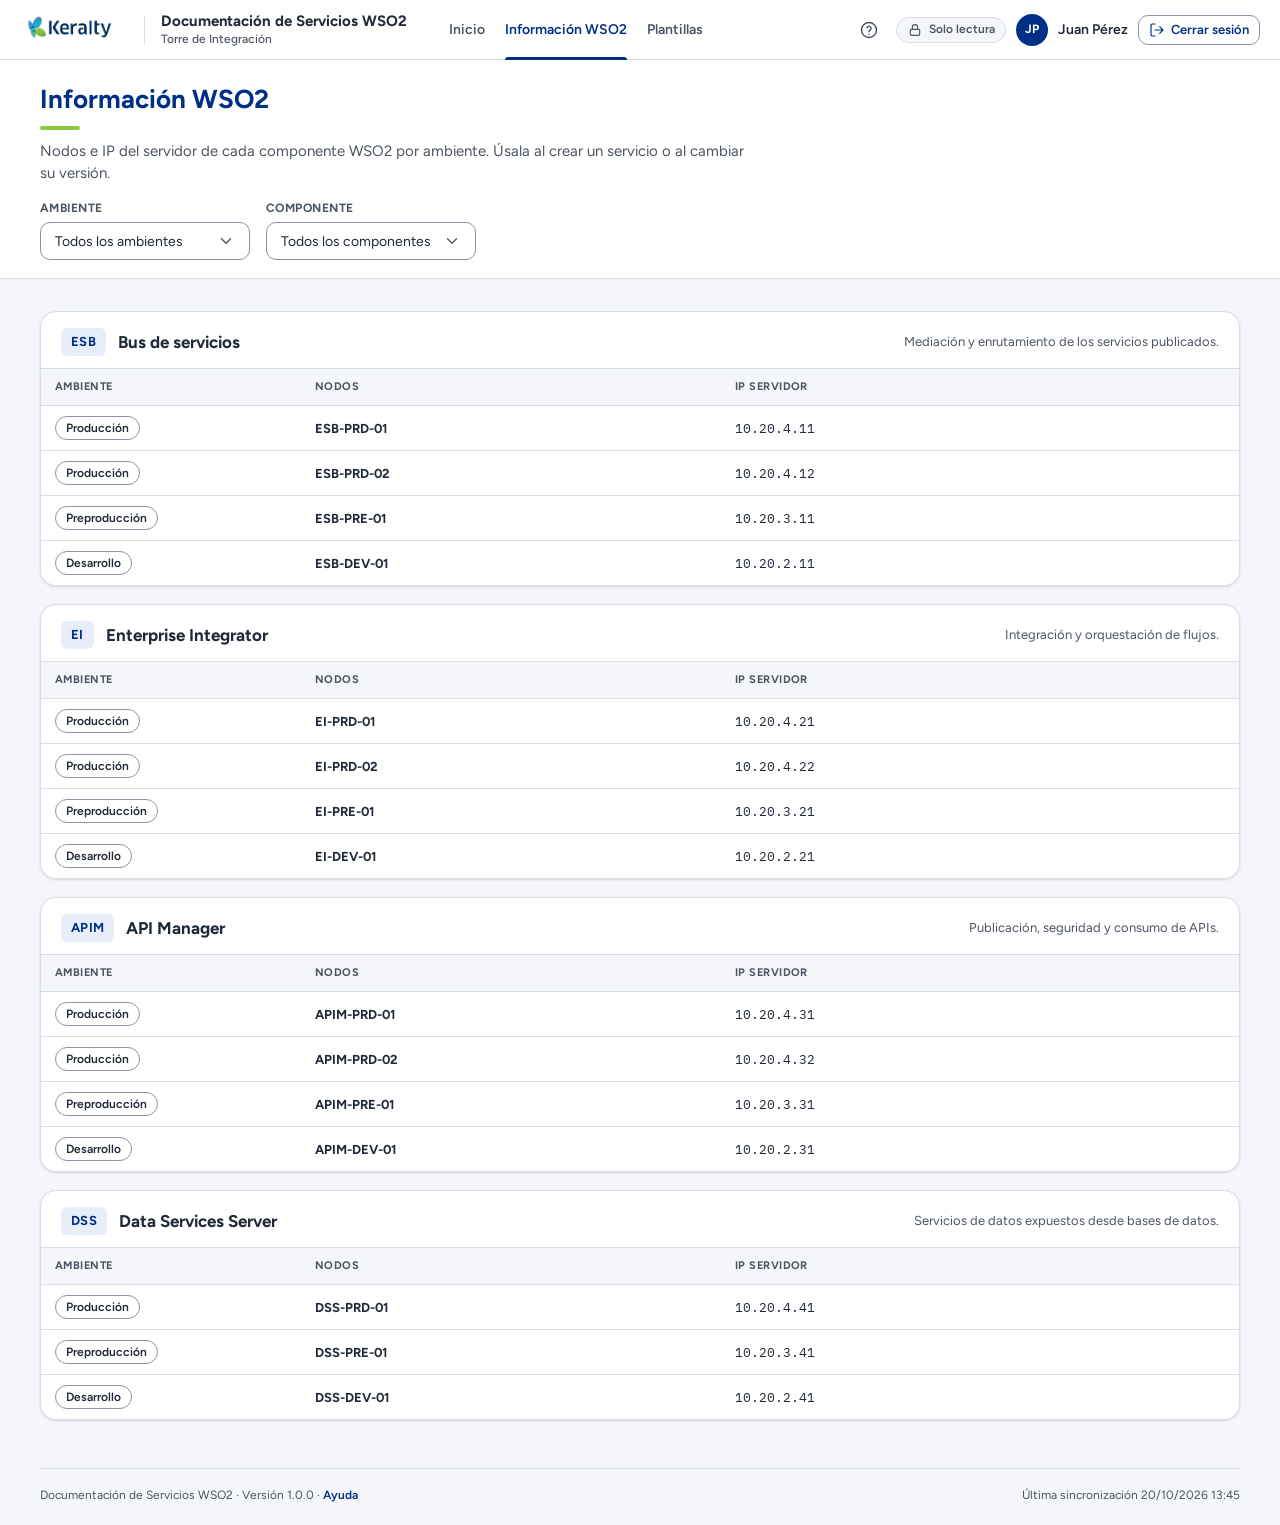
<file: info.html>
<!doctype html>
<html lang="es">
  <head>
    <meta charset="utf-8">
    <meta name="viewport" content="width=device-width,initial-scale=1">
    <title>Información WSO2 · Documentación de Servicios WSO2</title>
    <link rel="icon" href="assets/favicon.ico" sizes="any">
    <link rel="icon" href="assets/favicon.svg" type="image/svg+xml">
    <link rel="stylesheet" href="styles.css">
  </head>
  <body>
    <div data-componente="iconos"></div>
    <div class="kr-frame">
      <div data-componente="header" data-activo="info"></div>
      <section class="kr-hero compact">
        <div class="kr-main">
          <h1 class="kr-h1">Información WSO2</h1>
          <div class="kr-accent"></div>
          <p class="kr-lead" style="margin-bottom:0">Nodos e IP del servidor de cada componente WSO2 por ambiente. Úsala al crear un servicio o al cambiar su versión.</p>
          <div class="kr-filters">
            <div class="kr-field"><span class="kr-lbl">Ambiente</span>
              <div class="kr-select"><span>Todos los ambientes</span><svg class="ic" aria-hidden="true"><use href="#i-chev-d"/></svg></div>
            </div>
            <div class="kr-field"><span class="kr-lbl">Componente</span>
              <div class="kr-select"><span>Todos los componentes</span><svg class="ic" aria-hidden="true"><use href="#i-chev-d"/></svg></div>
            </div>
          </div>
        </div>
      </section>
      <section class="kr-main" style="padding:32px 0 48px">
        <article class="kr-card">
          <div class="kr-card-h">
            <div class="kr-prodh"><span class="kr-comp">ESB</span>
              <h3 class="kr-h3">Bus de servicios</h3>
            </div><span class="kr-aka" style="margin:4px 0 0">Mediación y enrutamiento de los servicios publicados.</span>
          </div>
          <div class="kr-tw flat">
            <table class="kr-t tight" style="table-layout:fixed">
              <colgroup>
                <col style="width:260px">
                <col style="width:420px">
                <col>
              </colgroup>
              <thead>
                <tr>
                  <th>Ambiente</th>
                  <th>Nodos</th>
                  <th>IP Servidor</th>
                </tr>
              </thead>
              <tbody>
                <tr>
                  <td><span class="kr-pill">Producción</span></td>
                  <td><b>ESB-PRD-01</b></td>
                  <td class="mono">10.20.4.11</td>
                </tr>
                <tr>
                  <td><span class="kr-pill">Producción</span></td>
                  <td><b>ESB-PRD-02</b></td>
                  <td class="mono">10.20.4.12</td>
                </tr>
                <tr>
                  <td><span class="kr-pill">Preproducción</span></td>
                  <td><b>ESB-PRE-01</b></td>
                  <td class="mono">10.20.3.11</td>
                </tr>
                <tr>
                  <td><span class="kr-pill">Desarrollo</span></td>
                  <td><b>ESB-DEV-01</b></td>
                  <td class="mono">10.20.2.11</td>
                </tr>
              </tbody>
            </table>
          </div>
        </article>
        <article class="kr-card">
          <div class="kr-card-h">
            <div class="kr-prodh"><span class="kr-comp">EI</span>
              <h3 class="kr-h3">Enterprise Integrator</h3>
            </div><span class="kr-aka" style="margin:4px 0 0">Integración y orquestación de flujos.</span>
          </div>
          <div class="kr-tw flat">
            <table class="kr-t tight" style="table-layout:fixed">
              <colgroup>
                <col style="width:260px">
                <col style="width:420px">
                <col>
              </colgroup>
              <thead>
                <tr>
                  <th>Ambiente</th>
                  <th>Nodos</th>
                  <th>IP Servidor</th>
                </tr>
              </thead>
              <tbody>
                <tr>
                  <td><span class="kr-pill">Producción</span></td>
                  <td><b>EI-PRD-01</b></td>
                  <td class="mono">10.20.4.21</td>
                </tr>
                <tr>
                  <td><span class="kr-pill">Producción</span></td>
                  <td><b>EI-PRD-02</b></td>
                  <td class="mono">10.20.4.22</td>
                </tr>
                <tr>
                  <td><span class="kr-pill">Preproducción</span></td>
                  <td><b>EI-PRE-01</b></td>
                  <td class="mono">10.20.3.21</td>
                </tr>
                <tr>
                  <td><span class="kr-pill">Desarrollo</span></td>
                  <td><b>EI-DEV-01</b></td>
                  <td class="mono">10.20.2.21</td>
                </tr>
              </tbody>
            </table>
          </div>
        </article>
        <article class="kr-card">
          <div class="kr-card-h">
            <div class="kr-prodh"><span class="kr-comp">APIM</span>
              <h3 class="kr-h3">API Manager</h3>
            </div><span class="kr-aka" style="margin:4px 0 0">Publicación, seguridad y consumo de APIs.</span>
          </div>
          <div class="kr-tw flat">
            <table class="kr-t tight" style="table-layout:fixed">
              <colgroup>
                <col style="width:260px">
                <col style="width:420px">
                <col>
              </colgroup>
              <thead>
                <tr>
                  <th>Ambiente</th>
                  <th>Nodos</th>
                  <th>IP Servidor</th>
                </tr>
              </thead>
              <tbody>
                <tr>
                  <td><span class="kr-pill">Producción</span></td>
                  <td><b>APIM-PRD-01</b></td>
                  <td class="mono">10.20.4.31</td>
                </tr>
                <tr>
                  <td><span class="kr-pill">Producción</span></td>
                  <td><b>APIM-PRD-02</b></td>
                  <td class="mono">10.20.4.32</td>
                </tr>
                <tr>
                  <td><span class="kr-pill">Preproducción</span></td>
                  <td><b>APIM-PRE-01</b></td>
                  <td class="mono">10.20.3.31</td>
                </tr>
                <tr>
                  <td><span class="kr-pill">Desarrollo</span></td>
                  <td><b>APIM-DEV-01</b></td>
                  <td class="mono">10.20.2.31</td>
                </tr>
              </tbody>
            </table>
          </div>
        </article>
        <article class="kr-card">
          <div class="kr-card-h">
            <div class="kr-prodh"><span class="kr-comp">DSS</span>
              <h3 class="kr-h3">Data Services Server</h3>
            </div><span class="kr-aka" style="margin:4px 0 0">Servicios de datos expuestos desde bases de datos.</span>
          </div>
          <div class="kr-tw flat">
            <table class="kr-t tight" style="table-layout:fixed">
              <colgroup>
                <col style="width:260px">
                <col style="width:420px">
                <col>
              </colgroup>
              <thead>
                <tr>
                  <th>Ambiente</th>
                  <th>Nodos</th>
                  <th>IP Servidor</th>
                </tr>
              </thead>
              <tbody>
                <tr>
                  <td><span class="kr-pill">Producción</span></td>
                  <td><b>DSS-PRD-01</b></td>
                  <td class="mono">10.20.4.41</td>
                </tr>
                <tr>
                  <td><span class="kr-pill">Preproducción</span></td>
                  <td><b>DSS-PRE-01</b></td>
                  <td class="mono">10.20.3.41</td>
                </tr>
                <tr>
                  <td><span class="kr-pill">Desarrollo</span></td>
                  <td><b>DSS-DEV-01</b></td>
                  <td class="mono">10.20.2.41</td>
                </tr>
              </tbody>
            </table>
          </div>
        </article>
      </section>
      <div data-componente="footer"></div>
    </div>
    <script src="componentes.js"></script>
  </body>
</html>
</file>
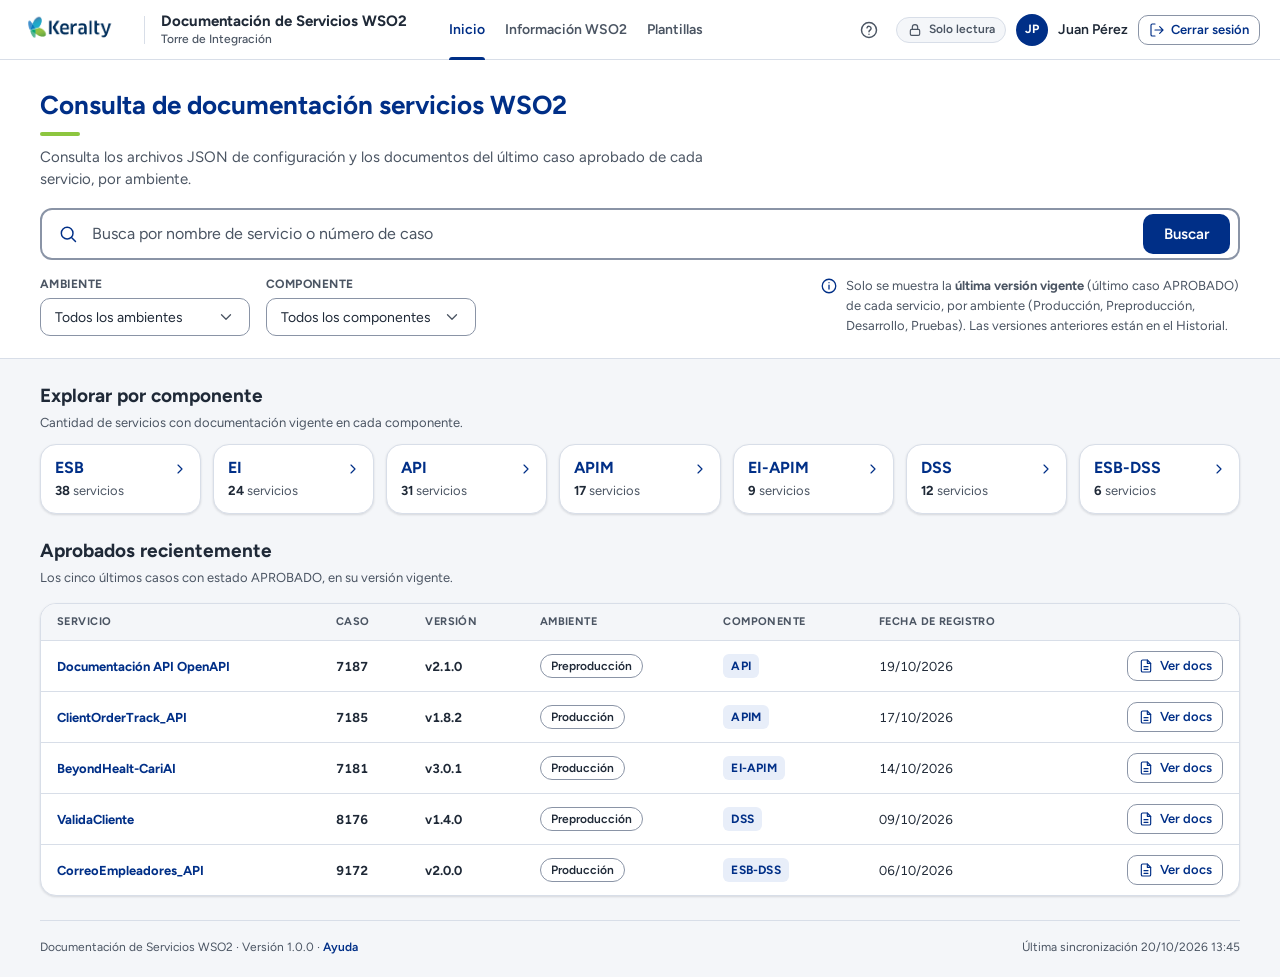
<file: inicio.html>
<!doctype html>
<html lang="es">
  <head>
    <meta charset="utf-8">
    <meta name="viewport" content="width=device-width,initial-scale=1">
    <title>Inicio · Documentación de Servicios WSO2</title>
    <link rel="icon" href="assets/favicon.ico" sizes="any">
    <link rel="icon" href="assets/favicon.svg" type="image/svg+xml">
    <link rel="stylesheet" href="styles.css">
  </head>
  <body>
    <div data-componente="iconos"></div>
    <div class="kr-frame">
      <div data-componente="header" data-activo="inicio"></div>
      <section class="kr-hero">
        <div class="kr-main">
          <h1 class="kr-h1">Consulta de documentación servicios WSO2</h1>
          <div class="kr-accent"></div>
          <p class="kr-lead">Consulta los archivos JSON de configuración y los documentos del último caso aprobado de cada servicio, por ambiente.</p>
          <div class="kr-searchwrap">
            <div class="kr-search"><svg class="ic" aria-hidden="true"><use href="#i-search"/></svg><input class="kr-input" placeholder="Busca por nombre de servicio o número de caso" readonly aria-label="Buscar servicio o caso"><span class="kr-btn primary lg">Buscar</span></div>
          </div>
          <div class="kr-filters">
            <div class="kr-field"><span class="kr-lbl">Ambiente</span>
              <div class="kr-select"><span>Todos los ambientes</span><svg class="ic" aria-hidden="true"><use href="#i-chev-d"/></svg></div>
            </div>
            <div class="kr-field"><span class="kr-lbl">Componente</span>
              <div class="kr-select"><span>Todos los componentes</span><svg class="ic" aria-hidden="true"><use href="#i-chev-d"/></svg></div>
            </div>
            <div class="kr-hint"><svg class="ic" aria-hidden="true"><use href="#i-info"/></svg><span>Solo se muestra la <b>última versión vigente</b> (último caso APROBADO) de cada servicio, por ambiente (Producción, Preproducción, Desarrollo, Pruebas). Las versiones anteriores están en el Historial.</span></div>
          </div>
        </div>
      </section>
      <section class="kr-main kr-pad" style="padding-bottom:0">
        <h2 class="kr-h2">Explorar por componente</h2>
        <p class="kr-sub">Cantidad de servicios con documentación vigente en cada componente.</p>
        <div class="kr-tiles">
          <div class="kr-tile"><svg class="ic" aria-hidden="true"><use href="#i-chev-r"/></svg><b>ESB</b><span><em>38</em> servicios</span></div>
          <div class="kr-tile"><svg class="ic" aria-hidden="true"><use href="#i-chev-r"/></svg><b>EI</b><span><em>24</em> servicios</span></div>
          <div class="kr-tile"><svg class="ic" aria-hidden="true"><use href="#i-chev-r"/></svg><b>API</b><span><em>31</em> servicios</span></div>
          <div class="kr-tile"><svg class="ic" aria-hidden="true"><use href="#i-chev-r"/></svg><b>APIM</b><span><em>17</em> servicios</span></div>
          <div class="kr-tile"><svg class="ic" aria-hidden="true"><use href="#i-chev-r"/></svg><b>EI-APIM</b><span><em>9</em> servicios</span></div>
          <div class="kr-tile"><svg class="ic" aria-hidden="true"><use href="#i-chev-r"/></svg><b>DSS</b><span><em>12</em> servicios</span></div>
          <div class="kr-tile"><svg class="ic" aria-hidden="true"><use href="#i-chev-r"/></svg><b>ESB-DSS</b><span><em>6</em> servicios</span></div>
        </div>
      </section>
      <section class="kr-main kr-pad">
        <h2 class="kr-h2">Aprobados recientemente</h2>
        <p class="kr-sub" style="margin-bottom:16px">Los cinco últimos casos con estado APROBADO, en su versión vigente.</p>
        <div class="kr-tw">
          <table class="kr-t">
            <thead>
              <tr>
                <th>Servicio</th>
                <th>Caso</th>
                <th>Versión</th>
                <th>Ambiente</th>
                <th>Componente</th>
                <th>Fecha de registro</th>
                <th></th>
              </tr>
            </thead>
            <tbody>
              <tr>
                <td class="svc">Documentación API OpenAPI</td>
                <td class="num"><b>7187</b></td>
                <td><b class="num">v2.1.0</b></td>
                <td><span class="kr-pill">Preproducción</span></td>
                <td><span class="kr-comp">API</span></td>
                <td class="num">19/10/2026</td>
                <td class="r"><span class="kr-btn secondary sm"><svg class="ic" aria-hidden="true"><use href="#i-doc"/></svg>Ver docs</span></td>
              </tr>
              <tr>
                <td class="svc">ClientOrderTrack_API</td>
                <td class="num"><b>7185</b></td>
                <td><b class="num">v1.8.2</b></td>
                <td><span class="kr-pill">Producción</span></td>
                <td><span class="kr-comp">APIM</span></td>
                <td class="num">17/10/2026</td>
                <td class="r"><span class="kr-btn secondary sm"><svg class="ic" aria-hidden="true"><use href="#i-doc"/></svg>Ver docs</span></td>
              </tr>
              <tr>
                <td class="svc">BeyondHealt-CariAI</td>
                <td class="num"><b>7181</b></td>
                <td><b class="num">v3.0.1</b></td>
                <td><span class="kr-pill">Producción</span></td>
                <td><span class="kr-comp">EI-APIM</span></td>
                <td class="num">14/10/2026</td>
                <td class="r"><span class="kr-btn secondary sm"><svg class="ic" aria-hidden="true"><use href="#i-doc"/></svg>Ver docs</span></td>
              </tr>
              <tr>
                <td class="svc">ValidaCliente</td>
                <td class="num"><b>8176</b></td>
                <td><b class="num">v1.4.0</b></td>
                <td><span class="kr-pill">Preproducción</span></td>
                <td><span class="kr-comp">DSS</span></td>
                <td class="num">09/10/2026</td>
                <td class="r"><span class="kr-btn secondary sm"><svg class="ic" aria-hidden="true"><use href="#i-doc"/></svg>Ver docs</span></td>
              </tr>
              <tr>
                <td class="svc">CorreoEmpleadores_API</td>
                <td class="num"><b>9172</b></td>
                <td><b class="num">v2.0.0</b></td>
                <td><span class="kr-pill">Producción</span></td>
                <td><span class="kr-comp">ESB-DSS</span></td>
                <td class="num">06/10/2026</td>
                <td class="r"><span class="kr-btn secondary sm"><svg class="ic" aria-hidden="true"><use href="#i-doc"/></svg>Ver docs</span></td>
              </tr>
            </tbody>
          </table>
        </div>
      </section>
      <div data-componente="footer"></div>
    </div>
    <script src="componentes.js"></script>
  </body>
</html>
</file>
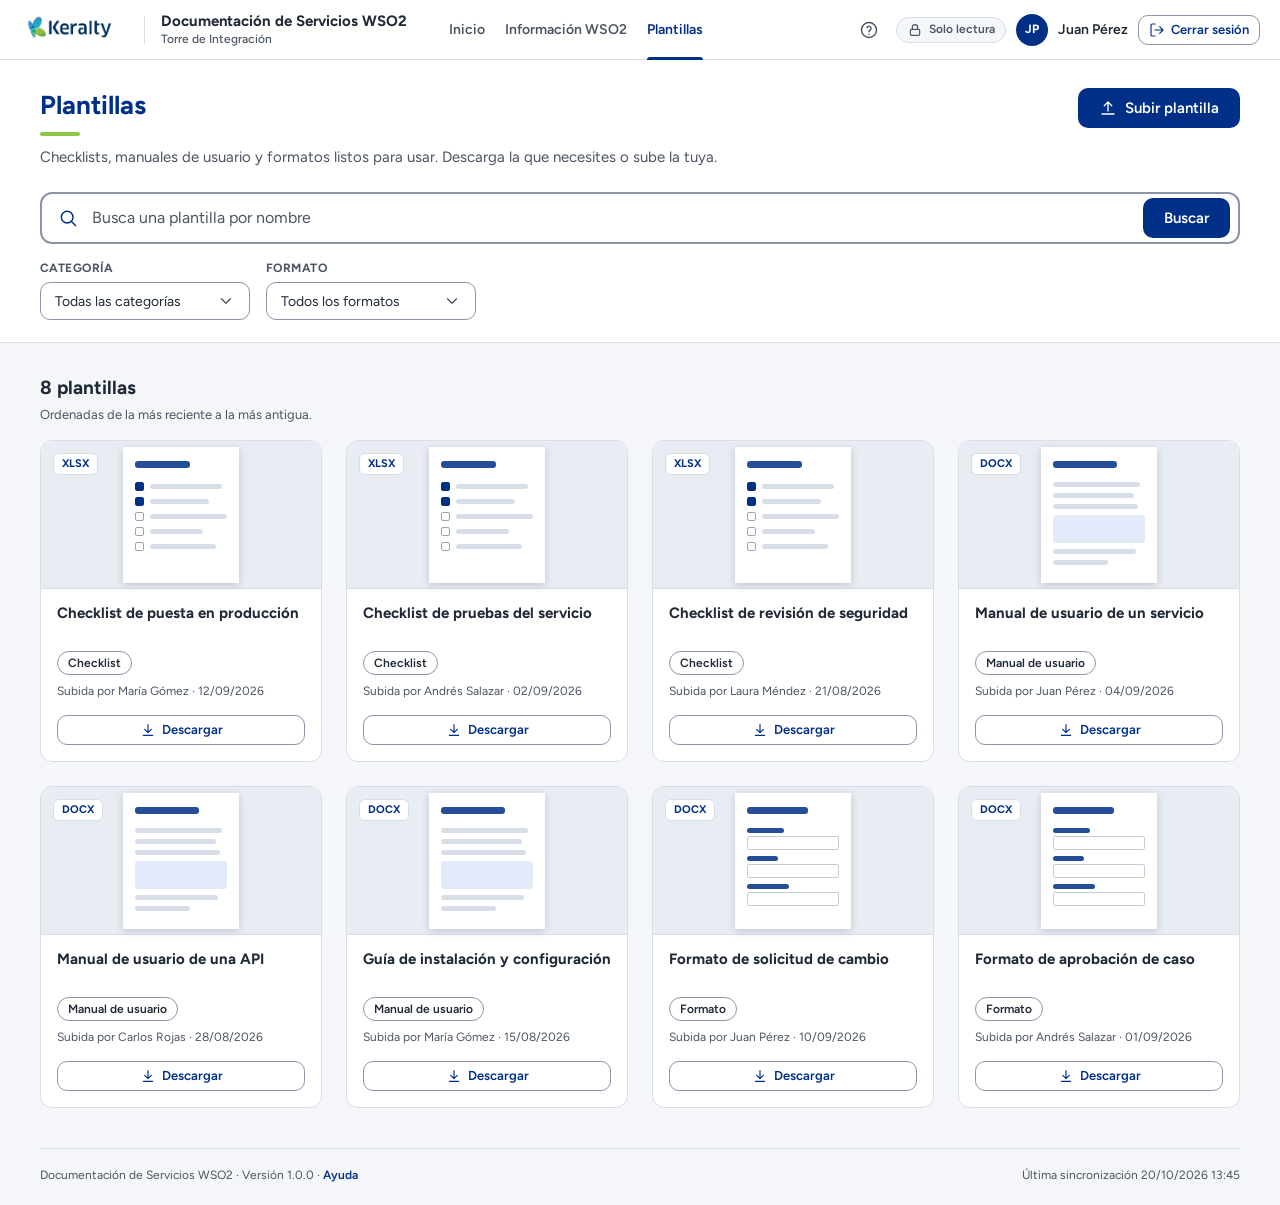
<file: plantillas.html>
<!doctype html>
<html lang="es">
  <head>
    <meta charset="utf-8">
    <meta name="viewport" content="width=device-width,initial-scale=1">
    <title>Plantillas · Documentación de Servicios WSO2</title>
    <link rel="icon" href="assets/favicon.ico" sizes="any">
    <link rel="icon" href="assets/favicon.svg" type="image/svg+xml">
    <link rel="stylesheet" href="styles.css">
  </head>
  <body>
    <div data-componente="iconos"></div>
    <div class="kr-frame">
      <div data-componente="header" data-activo="plantillas"></div>
      <section class="kr-hero">
        <div class="kr-main">
          <div style="display:flex;align-items:flex-start;justify-content:space-between">
            <div>
              <h1 class="kr-h1">Plantillas</h1>
              <div class="kr-accent"></div>
              <p class="kr-lead" style="margin-bottom:24px">Checklists, manuales de usuario y formatos listos para usar. Descarga la que necesites o sube la tuya.</p>
            </div><span class="kr-btn primary lg"><svg class="ic" aria-hidden="true"><use href="#i-upload"/></svg>Subir plantilla</span>
          </div>
          <div class="kr-searchwrap">
            <div class="kr-search"><svg class="ic" aria-hidden="true"><use href="#i-search"/></svg><input class="kr-input" placeholder="Busca una plantilla por nombre" readonly aria-label="Buscar plantilla"><span class="kr-btn primary lg">Buscar</span></div>
          </div>
          <div class="kr-filters">
            <div class="kr-field"><span class="kr-lbl">Categoría</span>
              <div class="kr-select"><span>Todas las categorías</span><svg class="ic" aria-hidden="true"><use href="#i-chev-d"/></svg></div>
            </div>
            <div class="kr-field"><span class="kr-lbl">Formato</span>
              <div class="kr-select"><span>Todos los formatos</span><svg class="ic" aria-hidden="true"><use href="#i-chev-d"/></svg></div>
            </div>
          </div>
        </div>
      </section>
      <section class="kr-main" style="padding:32px 0 40px">
        <div class="kr-reshead">
          <div>
            <h2 class="kr-h2">8 plantillas</h2>
            <p class="kr-sub">Ordenadas de la más reciente a la más antigua.</p>
          </div>
        </div>
        <div class="kr-pgrid">
          <article class="kr-pc">
            <div class="kr-thumb">
              <div class="kr-pap"><i class="pl" style="width:60%;height:7px"></i>
                <div class="ph"></div>
                <div class="pr"><i class="pb ck"></i><i class="pl" style="width:78%;height:5px"></i></div>
                <div class="pr"><i class="pb ck"></i><i class="pl" style="width:64%;height:5px"></i></div>
                <div class="pr"><i class="pb"></i><i class="pl" style="width:86%;height:5px"></i></div>
                <div class="pr"><i class="pb"></i><i class="pl" style="width:58%;height:5px"></i></div>
                <div class="pr"><i class="pb"></i><i class="pl" style="width:72%;height:5px"></i></div>
              </div><span class="kr-fmt">XLSX</span>
            </div>
            <div class="kr-pcb"><b class="nm">Checklist de puesta en producción</b><span><span class="kr-pill">Checklist</span></span><span class="by">Subida por María Gómez · 12/09/2026</span></div>
            <div class="kr-pcf"><span class="kr-btn secondary sm block"><svg class="ic" aria-hidden="true"><use href="#i-download"/></svg>Descargar</span></div>
          </article>
          <article class="kr-pc">
            <div class="kr-thumb">
              <div class="kr-pap"><i class="pl" style="width:60%;height:7px"></i>
                <div class="ph"></div>
                <div class="pr"><i class="pb ck"></i><i class="pl" style="width:78%;height:5px"></i></div>
                <div class="pr"><i class="pb ck"></i><i class="pl" style="width:64%;height:5px"></i></div>
                <div class="pr"><i class="pb"></i><i class="pl" style="width:86%;height:5px"></i></div>
                <div class="pr"><i class="pb"></i><i class="pl" style="width:58%;height:5px"></i></div>
                <div class="pr"><i class="pb"></i><i class="pl" style="width:72%;height:5px"></i></div>
              </div><span class="kr-fmt">XLSX</span>
            </div>
            <div class="kr-pcb"><b class="nm">Checklist de pruebas del servicio</b><span><span class="kr-pill">Checklist</span></span><span class="by">Subida por Andrés Salazar · 02/09/2026</span></div>
            <div class="kr-pcf"><span class="kr-btn secondary sm block"><svg class="ic" aria-hidden="true"><use href="#i-download"/></svg>Descargar</span></div>
          </article>
          <article class="kr-pc">
            <div class="kr-thumb">
              <div class="kr-pap"><i class="pl" style="width:60%;height:7px"></i>
                <div class="ph"></div>
                <div class="pr"><i class="pb ck"></i><i class="pl" style="width:78%;height:5px"></i></div>
                <div class="pr"><i class="pb ck"></i><i class="pl" style="width:64%;height:5px"></i></div>
                <div class="pr"><i class="pb"></i><i class="pl" style="width:86%;height:5px"></i></div>
                <div class="pr"><i class="pb"></i><i class="pl" style="width:58%;height:5px"></i></div>
                <div class="pr"><i class="pb"></i><i class="pl" style="width:72%;height:5px"></i></div>
              </div><span class="kr-fmt">XLSX</span>
            </div>
            <div class="kr-pcb"><b class="nm">Checklist de revisión de seguridad</b><span><span class="kr-pill">Checklist</span></span><span class="by">Subida por Laura Méndez · 21/08/2026</span></div>
            <div class="kr-pcf"><span class="kr-btn secondary sm block"><svg class="ic" aria-hidden="true"><use href="#i-download"/></svg>Descargar</span></div>
          </article>
          <article class="kr-pc">
            <div class="kr-thumb">
              <div class="kr-pap"><i class="pl" style="width:70%;height:7px"></i>
                <div class="ph"></div><i class="pl" style="width:95%;height:5px"></i><i class="pl" style="width:88%;height:5px"></i><i class="pl" style="width:92%;height:5px"></i>
                <div class="pimg"></div><i class="pl" style="width:90%;height:5px"></i><i class="pl" style="width:60%;height:5px"></i>
              </div><span class="kr-fmt">DOCX</span>
            </div>
            <div class="kr-pcb"><b class="nm">Manual de usuario de un servicio</b><span><span class="kr-pill">Manual de usuario</span></span><span class="by">Subida por Juan Pérez · 04/09/2026</span></div>
            <div class="kr-pcf"><span class="kr-btn secondary sm block"><svg class="ic" aria-hidden="true"><use href="#i-download"/></svg>Descargar</span></div>
          </article>
          <article class="kr-pc">
            <div class="kr-thumb">
              <div class="kr-pap"><i class="pl" style="width:70%;height:7px"></i>
                <div class="ph"></div><i class="pl" style="width:95%;height:5px"></i><i class="pl" style="width:88%;height:5px"></i><i class="pl" style="width:92%;height:5px"></i>
                <div class="pimg"></div><i class="pl" style="width:90%;height:5px"></i><i class="pl" style="width:60%;height:5px"></i>
              </div><span class="kr-fmt">DOCX</span>
            </div>
            <div class="kr-pcb"><b class="nm">Manual de usuario de una API</b><span><span class="kr-pill">Manual de usuario</span></span><span class="by">Subida por Carlos Rojas · 28/08/2026</span></div>
            <div class="kr-pcf"><span class="kr-btn secondary sm block"><svg class="ic" aria-hidden="true"><use href="#i-download"/></svg>Descargar</span></div>
          </article>
          <article class="kr-pc">
            <div class="kr-thumb">
              <div class="kr-pap"><i class="pl" style="width:70%;height:7px"></i>
                <div class="ph"></div><i class="pl" style="width:95%;height:5px"></i><i class="pl" style="width:88%;height:5px"></i><i class="pl" style="width:92%;height:5px"></i>
                <div class="pimg"></div><i class="pl" style="width:90%;height:5px"></i><i class="pl" style="width:60%;height:5px"></i>
              </div><span class="kr-fmt">DOCX</span>
            </div>
            <div class="kr-pcb"><b class="nm">Guía de instalación y configuración</b><span><span class="kr-pill">Manual de usuario</span></span><span class="by">Subida por María Gómez · 15/08/2026</span></div>
            <div class="kr-pcf"><span class="kr-btn secondary sm block"><svg class="ic" aria-hidden="true"><use href="#i-download"/></svg>Descargar</span></div>
          </article>
          <article class="kr-pc">
            <div class="kr-thumb">
              <div class="kr-pap"><i class="pl" style="width:66%;height:7px"></i>
                <div class="ph"></div>
                <div class="pf"><i class="pl" style="width:40%;height:5px"></i>
                  <div class="pbox"></div>
                </div>
                <div class="pf"><i class="pl" style="width:34%;height:5px"></i>
                  <div class="pbox"></div>
                </div>
                <div class="pf"><i class="pl" style="width:46%;height:5px"></i>
                  <div class="pbox"></div>
                </div>
              </div><span class="kr-fmt">DOCX</span>
            </div>
            <div class="kr-pcb"><b class="nm">Formato de solicitud de cambio</b><span><span class="kr-pill">Formato</span></span><span class="by">Subida por Juan Pérez · 10/09/2026</span></div>
            <div class="kr-pcf"><span class="kr-btn secondary sm block"><svg class="ic" aria-hidden="true"><use href="#i-download"/></svg>Descargar</span></div>
          </article>
          <article class="kr-pc">
            <div class="kr-thumb">
              <div class="kr-pap"><i class="pl" style="width:66%;height:7px"></i>
                <div class="ph"></div>
                <div class="pf"><i class="pl" style="width:40%;height:5px"></i>
                  <div class="pbox"></div>
                </div>
                <div class="pf"><i class="pl" style="width:34%;height:5px"></i>
                  <div class="pbox"></div>
                </div>
                <div class="pf"><i class="pl" style="width:46%;height:5px"></i>
                  <div class="pbox"></div>
                </div>
              </div><span class="kr-fmt">DOCX</span>
            </div>
            <div class="kr-pcb"><b class="nm">Formato de aprobación de caso</b><span><span class="kr-pill">Formato</span></span><span class="by">Subida por Andrés Salazar · 01/09/2026</span></div>
            <div class="kr-pcf"><span class="kr-btn secondary sm block"><svg class="ic" aria-hidden="true"><use href="#i-download"/></svg>Descargar</span></div>
          </article>
        </div>
      </section>
      <div data-componente="footer"></div>
    </div>
    <div id="upl" class="hidden">
      <div class="kr-scrim"></div>
      <div class="kr-modal" style="left:50%;top:50%;transform:translate(-50%,-50%);width:560px;height:720px" role="dialog" aria-modal="true" aria-label="Subir plantilla">
        <div class="kr-mh"><span class="cs">Subir plantilla</span>
          <div class="acts"><span class="kr-btn ghost icon" aria-label="Cerrar"><svg class="ic" aria-hidden="true"><use href="#i-close"/></svg></span></div>
        </div>
        <div class="kr-upb">
          <div class="kr-drop"><span class="ring"><svg class="ic" aria-hidden="true"><use href="#i-upload"/></svg></span><b>Arrastra el archivo aquí</b><span>o</span><span class="kr-btn secondary sm">Seleccionar archivo</span><span class="hint">Word, Excel o PDF · hasta 25 MB</span></div>
          <div><span class="kr-flabel">Nombre de la plantilla</span>
            <div class="kr-fin"><span style="color:var(--ink-muted,#4B5563)">Ej.: Checklist de puesta en producción</span></div>
          </div>
          <div><span class="kr-flabel">Categoría</span>
            <div class="kr-select" style="width:100%"><span>Checklist</span><svg class="ic" aria-hidden="true"><use href="#i-chev-d"/></svg></div>
          </div>
          <div><span class="kr-flabel">Descripción (opcional)</span>
            <div class="kr-fin"><span style="color:var(--ink-muted,#4B5563)">Para qué sirve esta plantilla</span></div>
          </div>
        </div>
        <div class="kr-mf"><span class="note"><svg class="ic" aria-hidden="true"><use href="#i-info"/></svg>Quedará registrado quién la subió y cuándo</span><span class="grow"></span><span class="kr-btn secondary sm">Cancelar</span><span class="kr-btn primary sm"><svg class="ic" aria-hidden="true"><use href="#i-upload"/></svg>Subir plantilla</span></div>
      </div>
    </div>
    <script src="componentes.js"></script>
  </body>
</html>
</file>
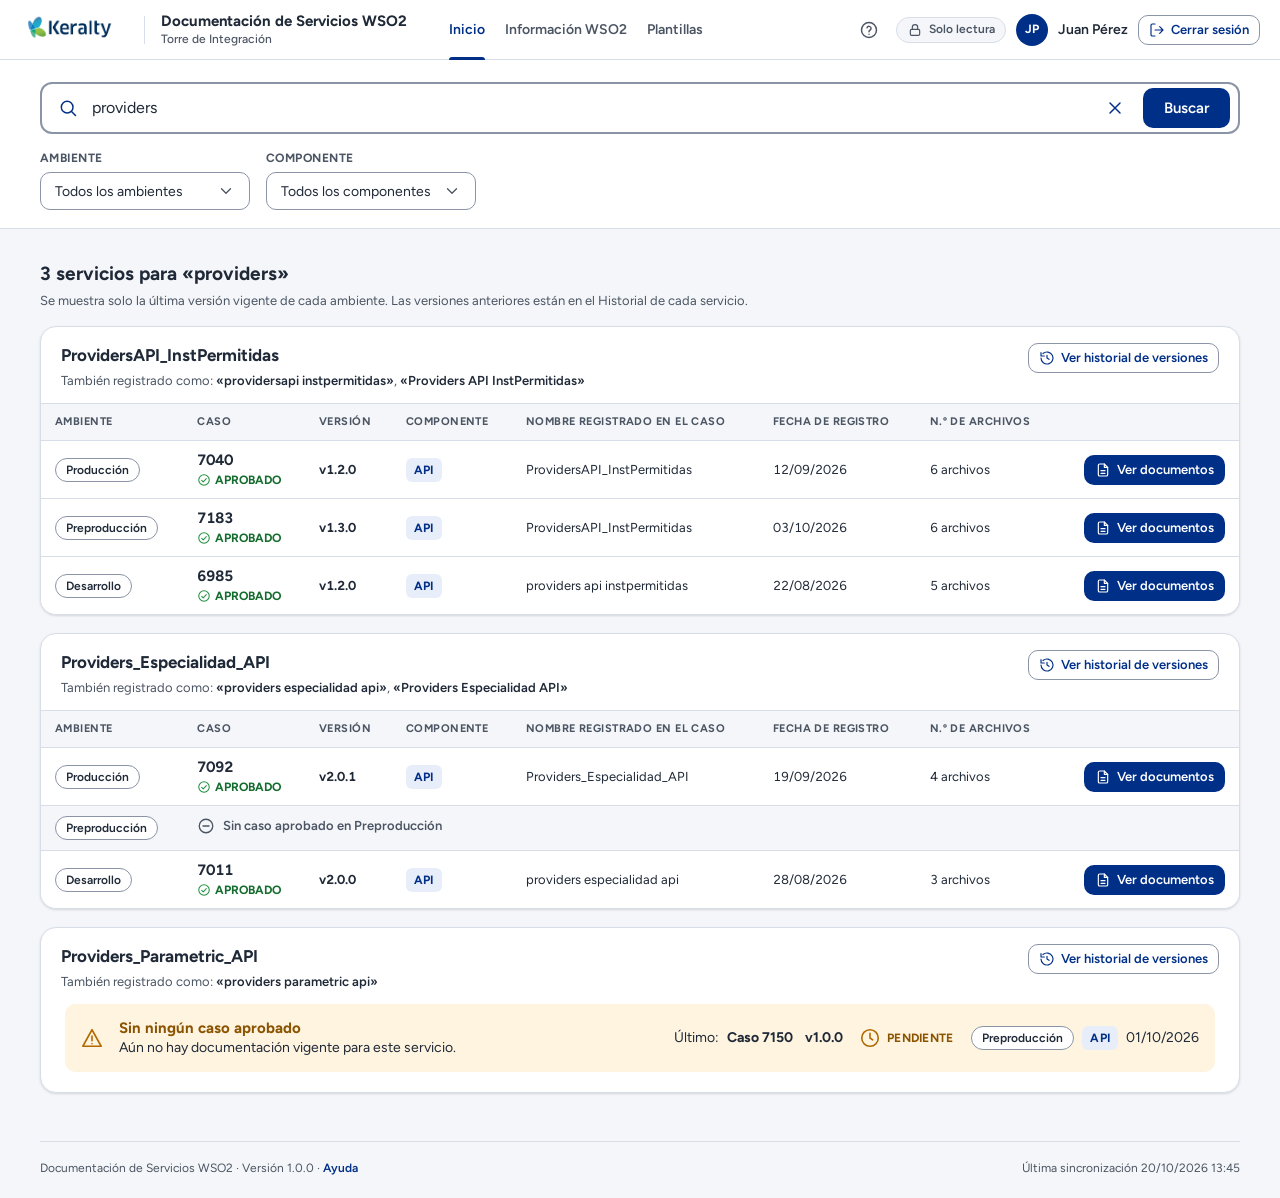
<file: resultados.html>
<!doctype html>
<html lang="es">
  <head>
    <meta charset="utf-8">
    <meta name="viewport" content="width=device-width,initial-scale=1">
    <title>Resultados · Documentación de Servicios WSO2</title>
    <link rel="icon" href="assets/favicon.ico" sizes="any">
    <link rel="icon" href="assets/favicon.svg" type="image/svg+xml">
    <link rel="stylesheet" href="styles.css">
  </head>
  <body>
    <div data-componente="iconos"></div>
    <div class="kr-frame">
      <div data-componente="header" data-activo="inicio"></div>
      <section class="kr-hero compact">
        <div class="kr-main">
          <div class="kr-searchwrap">
            <div class="kr-search"><svg class="ic" aria-hidden="true"><use href="#i-search"/></svg><input class="kr-input" value="providers" readonly aria-label="Buscar servicio o caso"><span class="kr-clear"><svg class="ic" aria-hidden="true"><use href="#i-close"/></svg></span><span class="kr-btn primary lg">Buscar</span></div>
          </div>
          <div class="kr-filters">
            <div class="kr-field"><span class="kr-lbl">Ambiente</span>
              <div class="kr-select"><span>Todos los ambientes</span><svg class="ic" aria-hidden="true"><use href="#i-chev-d"/></svg></div>
            </div>
            <div class="kr-field"><span class="kr-lbl">Componente</span>
              <div class="kr-select"><span>Todos los componentes</span><svg class="ic" aria-hidden="true"><use href="#i-chev-d"/></svg></div>
            </div>
          </div>
        </div>
      </section>
      <section class="kr-main" style="padding:32px 0 48px">
        <div class="kr-reshead">
          <div>
            <h2 class="kr-h2">3 servicios para «providers»</h2>
            <p class="kr-sub">Se muestra solo la última versión vigente de cada ambiente. Las versiones anteriores están en el Historial de cada servicio.</p>
          </div>
        </div>
        <article class="kr-card">
          <div class="kr-card-h">
            <div>
              <h3 class="kr-h3">ProvidersAPI_InstPermitidas</h3>
              <p class="kr-aka">También registrado como: <b>«providersapi instpermitidas»</b>, <b>«Providers API InstPermitidas»</b></p>
            </div><span class="kr-btn secondary sm"><svg class="ic" aria-hidden="true"><use href="#i-history"/></svg>Ver historial de versiones</span>
          </div>
          <div class="kr-tw flat">
            <table class="kr-t tight">
              <thead>
                <tr>
                  <th>Ambiente</th>
                  <th>Caso</th>
                  <th>Versión</th>
                  <th>Componente</th>
                  <th>Nombre registrado en el caso</th>
                  <th>Fecha de registro</th>
                  <th>N.º de archivos</th>
                  <th></th>
                </tr>
              </thead>
              <tbody>
                <tr>
                  <td><span class="kr-pill">Producción</span></td>
                  <td><span class="casenum">7040</span><span class="okline"><svg class="ic" aria-hidden="true"><use href="#i-check-c"/></svg>APROBADO</span></td>
                  <td><b class="num">v1.2.0</b></td>
                  <td><span class="kr-comp">API</span></td>
                  <td>ProvidersAPI_InstPermitidas</td>
                  <td class="num">12/09/2026</td>
                  <td class="num">6 archivos</td>
                  <td class="r"><span class="kr-btn primary sm"><svg class="ic" aria-hidden="true"><use href="#i-doc"/></svg>Ver documentos</span></td>
                </tr>
                <tr>
                  <td><span class="kr-pill">Preproducción</span></td>
                  <td><span class="casenum">7183</span><span class="okline"><svg class="ic" aria-hidden="true"><use href="#i-check-c"/></svg>APROBADO</span></td>
                  <td><b class="num">v1.3.0</b></td>
                  <td><span class="kr-comp">API</span></td>
                  <td>ProvidersAPI_InstPermitidas</td>
                  <td class="num">03/10/2026</td>
                  <td class="num">6 archivos</td>
                  <td class="r"><span class="kr-btn primary sm"><svg class="ic" aria-hidden="true"><use href="#i-doc"/></svg>Ver documentos</span></td>
                </tr>
                <tr>
                  <td><span class="kr-pill">Desarrollo</span></td>
                  <td><span class="casenum">6985</span><span class="okline"><svg class="ic" aria-hidden="true"><use href="#i-check-c"/></svg>APROBADO</span></td>
                  <td><b class="num">v1.2.0</b></td>
                  <td><span class="kr-comp">API</span></td>
                  <td>providers api instpermitidas</td>
                  <td class="num">22/08/2026</td>
                  <td class="num">5 archivos</td>
                  <td class="r"><span class="kr-btn primary sm"><svg class="ic" aria-hidden="true"><use href="#i-doc"/></svg>Ver documentos</span></td>
                </tr>
              </tbody>
            </table>
          </div>
        </article>
        <article class="kr-card">
          <div class="kr-card-h">
            <div>
              <h3 class="kr-h3">Providers_Especialidad_API</h3>
              <p class="kr-aka">También registrado como: <b>«providers especialidad api»</b>, <b>«Providers Especialidad API»</b></p>
            </div><span class="kr-btn secondary sm"><svg class="ic" aria-hidden="true"><use href="#i-history"/></svg>Ver historial de versiones</span>
          </div>
          <div class="kr-tw flat">
            <table class="kr-t tight">
              <thead>
                <tr>
                  <th>Ambiente</th>
                  <th>Caso</th>
                  <th>Versión</th>
                  <th>Componente</th>
                  <th>Nombre registrado en el caso</th>
                  <th>Fecha de registro</th>
                  <th>N.º de archivos</th>
                  <th></th>
                </tr>
              </thead>
              <tbody>
                <tr>
                  <td><span class="kr-pill">Producción</span></td>
                  <td><span class="casenum">7092</span><span class="okline"><svg class="ic" aria-hidden="true"><use href="#i-check-c"/></svg>APROBADO</span></td>
                  <td><b class="num">v2.0.1</b></td>
                  <td><span class="kr-comp">API</span></td>
                  <td>Providers_Especialidad_API</td>
                  <td class="num">19/09/2026</td>
                  <td class="num">4 archivos</td>
                  <td class="r"><span class="kr-btn primary sm"><svg class="ic" aria-hidden="true"><use href="#i-doc"/></svg>Ver documentos</span></td>
                </tr>
                <tr class="empty">
                  <td><span class="kr-pill">Preproducción</span></td>
                  <td colspan="7"><span class="kr-noreg"><svg class="ic" aria-hidden="true"><use href="#i-minus-c"/></svg>Sin caso aprobado en Preproducción</span></td>
                </tr>
                <tr>
                  <td><span class="kr-pill">Desarrollo</span></td>
                  <td><span class="casenum">7011</span><span class="okline"><svg class="ic" aria-hidden="true"><use href="#i-check-c"/></svg>APROBADO</span></td>
                  <td><b class="num">v2.0.0</b></td>
                  <td><span class="kr-comp">API</span></td>
                  <td>providers especialidad api</td>
                  <td class="num">28/08/2026</td>
                  <td class="num">3 archivos</td>
                  <td class="r"><span class="kr-btn primary sm"><svg class="ic" aria-hidden="true"><use href="#i-doc"/></svg>Ver documentos</span></td>
                </tr>
              </tbody>
            </table>
          </div>
        </article>
        <article class="kr-card">
          <div class="kr-card-h">
            <div>
              <h3 class="kr-h3">Providers_Parametric_API</h3>
              <p class="kr-aka">También registrado como: <b>«providers parametric api»</b></p>
            </div><span class="kr-btn secondary sm"><svg class="ic" aria-hidden="true"><use href="#i-history"/></svg>Ver historial de versiones</span>
          </div>
          <div class="kr-nodoc"><svg class="ic" aria-hidden="true"><use href="#i-alert"/></svg>
            <div class="grow"><b>Sin ningún caso aprobado</b>Aún no hay documentación vigente para este servicio.</div>
            <div class="meta"><span>Último:</span><span class="cn">Caso 7150</span><b class="num">v1.0.0</b><span class="kr-badge warn"><svg class="ic" aria-hidden="true"><use href="#i-clock"/></svg>PENDIENTE</span><span class="kr-pill">Preproducción</span><span class="kr-comp">API</span><span>01/10/2026</span></div>
          </div>
        </article>
      </section>
      <div data-componente="footer"></div>
    </div>
    <script src="componentes.js"></script>
  </body>
</html>
</file>
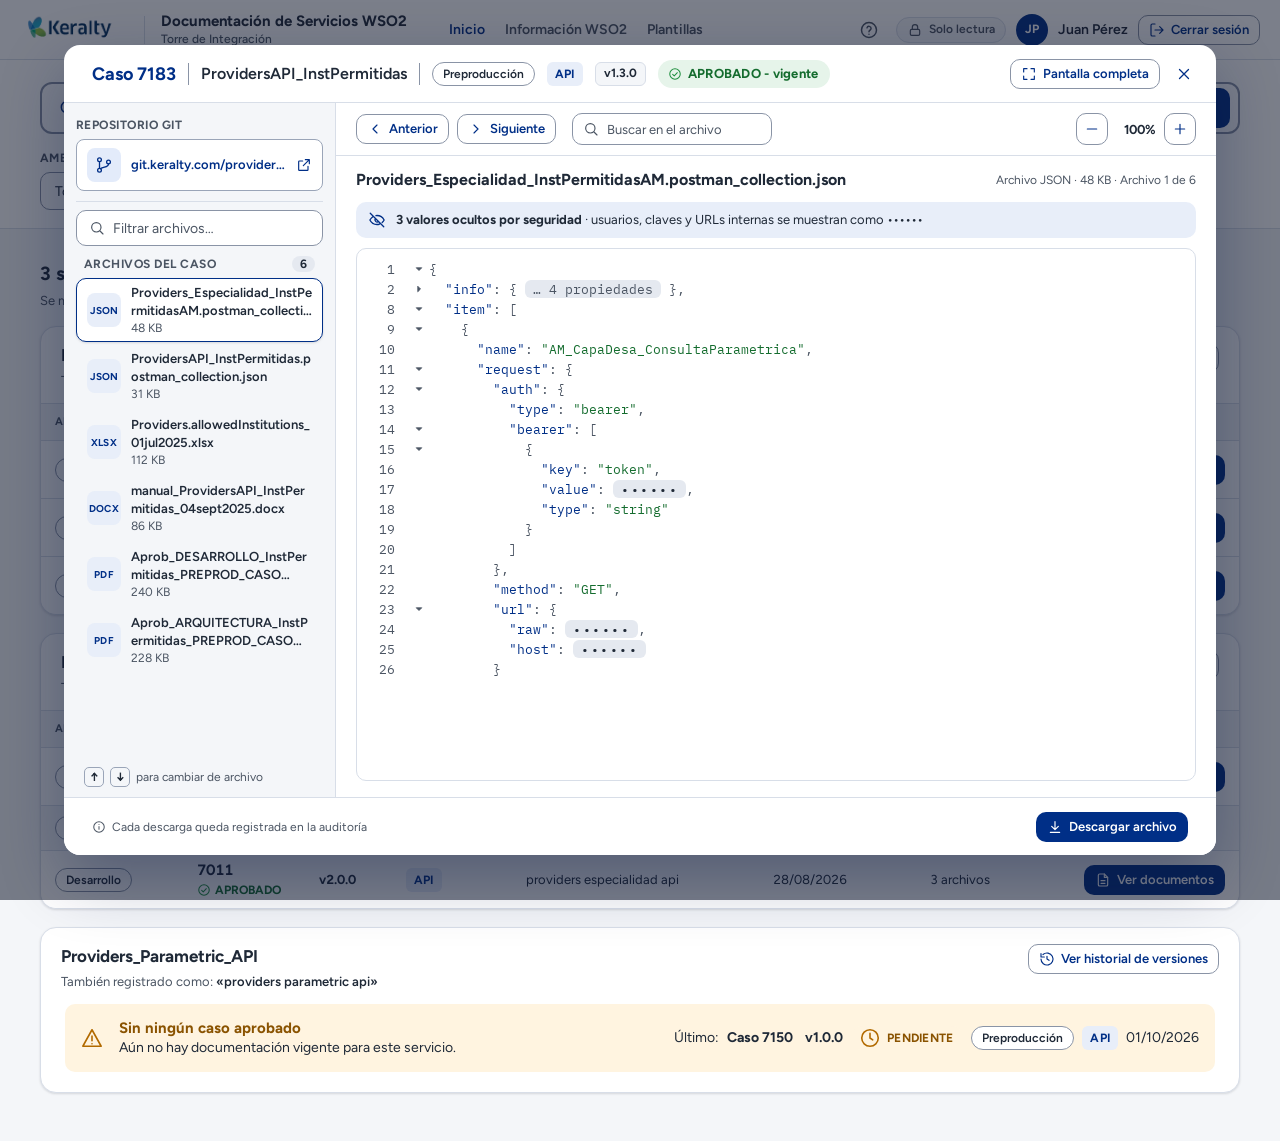
<file: visor.html>
<!doctype html>
<html lang="es">
  <head>
    <meta charset="utf-8">
    <meta name="viewport" content="width=device-width,initial-scale=1">
    <title>Documentos del caso 7183 · Documentación de Servicios WSO2</title>
    <link rel="icon" href="assets/favicon.ico" sizes="any">
    <link rel="icon" href="assets/favicon.svg" type="image/svg+xml">
    <link rel="stylesheet" href="styles.css">
  </head>
  <body>
    <div data-componente="iconos"></div>
    <div class="kr-frame">
      <div data-componente="header" data-activo="inicio"></div>
      <section class="kr-hero compact">
        <div class="kr-main">
          <div class="kr-searchwrap">
            <div class="kr-search"><svg class="ic" aria-hidden="true"><use href="#i-search"/></svg><input class="kr-input" value="providers" readonly aria-label="Buscar servicio o caso"><span class="kr-clear"><svg class="ic" aria-hidden="true"><use href="#i-close"/></svg></span><span class="kr-btn primary lg">Buscar</span></div>
          </div>
          <div class="kr-filters">
            <div class="kr-field"><span class="kr-lbl">Ambiente</span>
              <div class="kr-select"><span>Todos los ambientes</span><svg class="ic" aria-hidden="true"><use href="#i-chev-d"/></svg></div>
            </div>
            <div class="kr-field"><span class="kr-lbl">Componente</span>
              <div class="kr-select"><span>Todos los componentes</span><svg class="ic" aria-hidden="true"><use href="#i-chev-d"/></svg></div>
            </div>
          </div>
        </div>
      </section>
      <section class="kr-main" style="padding:32px 0 48px">
        <div class="kr-reshead">
          <div>
            <h2 class="kr-h2">3 servicios para «providers»</h2>
            <p class="kr-sub">Se muestra solo la última versión vigente de cada ambiente. Las versiones anteriores están en el Historial de cada servicio.</p>
          </div>
        </div>
        <article class="kr-card">
          <div class="kr-card-h">
            <div>
              <h3 class="kr-h3">ProvidersAPI_InstPermitidas</h3>
              <p class="kr-aka">También registrado como: <b>«providersapi instpermitidas»</b>, <b>«Providers API InstPermitidas»</b></p>
            </div><span class="kr-btn secondary sm"><svg class="ic" aria-hidden="true"><use href="#i-history"/></svg>Ver historial de versiones</span>
          </div>
          <div class="kr-tw flat">
            <table class="kr-t tight">
              <thead>
                <tr>
                  <th>Ambiente</th>
                  <th>Caso</th>
                  <th>Versión</th>
                  <th>Componente</th>
                  <th>Nombre registrado en el caso</th>
                  <th>Fecha de registro</th>
                  <th>N.º de archivos</th>
                  <th></th>
                </tr>
              </thead>
              <tbody>
                <tr>
                  <td><span class="kr-pill">Producción</span></td>
                  <td><span class="casenum">7040</span><span class="okline"><svg class="ic" aria-hidden="true"><use href="#i-check-c"/></svg>APROBADO</span></td>
                  <td><b class="num">v1.2.0</b></td>
                  <td><span class="kr-comp">API</span></td>
                  <td>ProvidersAPI_InstPermitidas</td>
                  <td class="num">12/09/2026</td>
                  <td class="num">6 archivos</td>
                  <td class="r"><span class="kr-btn primary sm"><svg class="ic" aria-hidden="true"><use href="#i-doc"/></svg>Ver documentos</span></td>
                </tr>
                <tr>
                  <td><span class="kr-pill">Preproducción</span></td>
                  <td><span class="casenum">7183</span><span class="okline"><svg class="ic" aria-hidden="true"><use href="#i-check-c"/></svg>APROBADO</span></td>
                  <td><b class="num">v1.3.0</b></td>
                  <td><span class="kr-comp">API</span></td>
                  <td>ProvidersAPI_InstPermitidas</td>
                  <td class="num">03/10/2026</td>
                  <td class="num">6 archivos</td>
                  <td class="r"><span class="kr-btn primary sm"><svg class="ic" aria-hidden="true"><use href="#i-doc"/></svg>Ver documentos</span></td>
                </tr>
                <tr>
                  <td><span class="kr-pill">Desarrollo</span></td>
                  <td><span class="casenum">6985</span><span class="okline"><svg class="ic" aria-hidden="true"><use href="#i-check-c"/></svg>APROBADO</span></td>
                  <td><b class="num">v1.2.0</b></td>
                  <td><span class="kr-comp">API</span></td>
                  <td>providers api instpermitidas</td>
                  <td class="num">22/08/2026</td>
                  <td class="num">5 archivos</td>
                  <td class="r"><span class="kr-btn primary sm"><svg class="ic" aria-hidden="true"><use href="#i-doc"/></svg>Ver documentos</span></td>
                </tr>
              </tbody>
            </table>
          </div>
        </article>
        <article class="kr-card">
          <div class="kr-card-h">
            <div>
              <h3 class="kr-h3">Providers_Especialidad_API</h3>
              <p class="kr-aka">También registrado como: <b>«providers especialidad api»</b>, <b>«Providers Especialidad API»</b></p>
            </div><span class="kr-btn secondary sm"><svg class="ic" aria-hidden="true"><use href="#i-history"/></svg>Ver historial de versiones</span>
          </div>
          <div class="kr-tw flat">
            <table class="kr-t tight">
              <thead>
                <tr>
                  <th>Ambiente</th>
                  <th>Caso</th>
                  <th>Versión</th>
                  <th>Componente</th>
                  <th>Nombre registrado en el caso</th>
                  <th>Fecha de registro</th>
                  <th>N.º de archivos</th>
                  <th></th>
                </tr>
              </thead>
              <tbody>
                <tr>
                  <td><span class="kr-pill">Producción</span></td>
                  <td><span class="casenum">7092</span><span class="okline"><svg class="ic" aria-hidden="true"><use href="#i-check-c"/></svg>APROBADO</span></td>
                  <td><b class="num">v2.0.1</b></td>
                  <td><span class="kr-comp">API</span></td>
                  <td>Providers_Especialidad_API</td>
                  <td class="num">19/09/2026</td>
                  <td class="num">4 archivos</td>
                  <td class="r"><span class="kr-btn primary sm"><svg class="ic" aria-hidden="true"><use href="#i-doc"/></svg>Ver documentos</span></td>
                </tr>
                <tr class="empty">
                  <td><span class="kr-pill">Preproducción</span></td>
                  <td colspan="7"><span class="kr-noreg"><svg class="ic" aria-hidden="true"><use href="#i-minus-c"/></svg>Sin caso aprobado en Preproducción</span></td>
                </tr>
                <tr>
                  <td><span class="kr-pill">Desarrollo</span></td>
                  <td><span class="casenum">7011</span><span class="okline"><svg class="ic" aria-hidden="true"><use href="#i-check-c"/></svg>APROBADO</span></td>
                  <td><b class="num">v2.0.0</b></td>
                  <td><span class="kr-comp">API</span></td>
                  <td>providers especialidad api</td>
                  <td class="num">28/08/2026</td>
                  <td class="num">3 archivos</td>
                  <td class="r"><span class="kr-btn primary sm"><svg class="ic" aria-hidden="true"><use href="#i-doc"/></svg>Ver documentos</span></td>
                </tr>
              </tbody>
            </table>
          </div>
        </article>
        <article class="kr-card">
          <div class="kr-card-h">
            <div>
              <h3 class="kr-h3">Providers_Parametric_API</h3>
              <p class="kr-aka">También registrado como: <b>«providers parametric api»</b></p>
            </div><span class="kr-btn secondary sm"><svg class="ic" aria-hidden="true"><use href="#i-history"/></svg>Ver historial de versiones</span>
          </div>
          <div class="kr-nodoc"><svg class="ic" aria-hidden="true"><use href="#i-alert"/></svg>
            <div class="grow"><b>Sin ningún caso aprobado</b>Aún no hay documentación vigente para este servicio.</div>
            <div class="meta"><span>Último:</span><span class="cn">Caso 7150</span><b class="num">v1.0.0</b><span class="kr-badge warn"><svg class="ic" aria-hidden="true"><use href="#i-clock"/></svg>PENDIENTE</span><span class="kr-pill">Preproducción</span><span class="kr-comp">API</span><span>01/10/2026</span></div>
          </div>
        </article>
      </section>
    </div>
    <div class="kr-scrim"></div>
    <div class="vm" data-sel="0">
      <div class="kr-modal" role="dialog" aria-modal="true" aria-label="Documentos del caso 7183">
        <div class="kr-mh"><span class="cs">Caso 7183</span><span class="kr-bar"></span><span class="sv">ProvidersAPI_InstPermitidas</span><span class="kr-bar"></span><span class="kr-pill">Preproducción</span><span class="kr-comp">API</span><span class="kr-ver">v1.3.0</span><span class="kr-badge ok lgb"><svg class="ic" aria-hidden="true"><use href="#i-check-c"/></svg>APROBADO - vigente</span>
          <div class="acts"><span class="kr-btn secondary sm"><svg class="ic" aria-hidden="true"><use href="#i-full"/></svg>Pantalla completa</span><span class="kr-btn ghost icon" aria-label="Cerrar"><svg class="ic" aria-hidden="true"><use href="#i-close"/></svg></span></div>
        </div>
        <div class="kr-mb">
          <aside class="kr-files" aria-label="Archivos del caso">
            <div class="kr-git">
              <div class="kr-fg" style="padding:0 0 6px"><span>Repositorio Git</span></div>
              <div class="kr-gitrow"><span class="ib"><svg class="ic" aria-hidden="true"><use href="#i-git"/></svg></span><span class="u" title="https://git.keralty.com/providers-api">git.keralty.com/providers-api</span><span class="x" aria-label="Abrir en una pestaña nueva"><svg class="ic" aria-hidden="true"><use href="#i-ext"/></svg></span></div>
            </div>
            <div class="kr-fsearch"><svg class="ic sm" aria-hidden="true"><use href="#i-search"/></svg>Filtrar archivos…</div>
            <div class="kr-fg"><span>Archivos del caso</span><i>6</i></div>
            <div class="kr-fi sel"><span class="ib">JSON</span><span style="min-width:0"><span class="nm" title="Providers_Especialidad_InstPermitidasAM.postman_collection.json">Providers_Especialidad_InstPermitidasAM.postman_collection.json</span><span class="mt">48 KB</span></span></div>
            <div class="kr-fi"><span class="ib">JSON</span><span style="min-width:0"><span class="nm" title="ProvidersAPI_InstPermitidas.postman_collection.json">ProvidersAPI_InstPermitidas.postman_collection.json</span><span class="mt">31 KB</span></span></div>
            <div class="kr-fi"><span class="ib">XLSX</span><span style="min-width:0"><span class="nm" title="Providers.allowedInstitutions_01jul2025.xlsx">Providers.allowedInstitutions_01jul2025.xlsx</span><span class="mt">112 KB</span></span></div>
            <div class="kr-fi"><span class="ib">DOCX</span><span style="min-width:0"><span class="nm" title="manual_ProvidersAPI_InstPermitidas_04sept2025.docx">manual_ProvidersAPI_InstPermitidas_04sept2025.docx</span><span class="mt">86 KB</span></span></div>
            <div class="kr-fi"><span class="ib">PDF</span><span style="min-width:0"><span class="nm" title="Aprob_DESARROLLO_InstPermitidas_PREPROD_CASO 7183.pdf">Aprob_DESARROLLO_InstPermitidas_PREPROD_CASO 7183.pdf</span><span class="mt">240 KB</span></span></div>
            <div class="kr-fi"><span class="ib">PDF</span><span style="min-width:0"><span class="nm" title="Aprob_ARQUITECTURA_InstPermitidas_PREPROD_CASO 7183.pdf">Aprob_ARQUITECTURA_InstPermitidas_PREPROD_CASO 7183.pdf</span><span class="mt">228 KB</span></span></div>
            <div class="kr-fhint"><b>↑</b><b>↓</b> para cambiar de archivo</div>
          </aside>
          <section class="kr-doc">
            <div class="kr-tb"><span class="kr-btn secondary sm"><svg class="ic" aria-hidden="true"><use href="#i-chev-l"/></svg>Anterior</span><span class="kr-btn secondary sm"><svg class="ic" aria-hidden="true"><use href="#i-chev-r"/></svg>Siguiente</span>
              <div class="kr-tbsearch"><svg class="ic" aria-hidden="true"><use href="#i-search"/></svg>Buscar en el archivo</div><span class="grow"></span><span class="kr-btn secondary sm icon"><svg class="ic" aria-hidden="true"><use href="#i-minus"/></svg></span><span class="kr-pager"><b>100%</b></span><span class="kr-btn secondary sm icon"><svg class="ic" aria-hidden="true"><use href="#i-plus"/></svg></span>
            </div>
            <div class="kr-fh"><span class="n" title="Providers_Especialidad_InstPermitidasAM.postman_collection.json">Providers_Especialidad_InstPermitidasAM.postman_collection.json</span><span class="m">Archivo JSON · 48 KB · Archivo 1 de 6</span></div>
            <div class="kr-notice"><svg class="ic" aria-hidden="true"><use href="#i-eye-off"/></svg><span><b>3 valores ocultos por seguridad</b> · usuarios, claves y URLs internas se muestran como ••••••</span></div>
            <div class="kr-code" role="region" aria-label="Contenido del archivo JSON">
              <div class="kr-ln"><span class="no">1</span><span class="cr"><svg class="ic f" aria-hidden="true"><use href="#i-caret-d"/></svg></span><span class="tx"><span class="jp">{</span></span></div>
              <div class="kr-ln"><span class="no">2</span><span class="cr"><svg class="ic f" aria-hidden="true"><use href="#i-caret-r"/></svg></span><span class="tx">  <span class="jk">"info"</span><span class="jp">: {</span> <span class="kr-fold">… 4 propiedades</span> <span class="jp">},</span></span></div>
              <div class="kr-ln"><span class="no">8</span><span class="cr"><svg class="ic f" aria-hidden="true"><use href="#i-caret-d"/></svg></span><span class="tx">  <span class="jk">"item"</span><span class="jp">: [</span></span></div>
              <div class="kr-ln"><span class="no">9</span><span class="cr"><svg class="ic f" aria-hidden="true"><use href="#i-caret-d"/></svg></span><span class="tx">    <span class="jp">{</span></span></div>
              <div class="kr-ln"><span class="no">10</span><span class="cr"></span><span class="tx">      <span class="jk">"name"</span><span class="jp">: </span><span class="js">"AM_CapaDesa_ConsultaParametrica"</span><span class="jp">,</span></span></div>
              <div class="kr-ln"><span class="no">11</span><span class="cr"><svg class="ic f" aria-hidden="true"><use href="#i-caret-d"/></svg></span><span class="tx">      <span class="jk">"request"</span><span class="jp">: {</span></span></div>
              <div class="kr-ln"><span class="no">12</span><span class="cr"><svg class="ic f" aria-hidden="true"><use href="#i-caret-d"/></svg></span><span class="tx">        <span class="jk">"auth"</span><span class="jp">: {</span></span></div>
              <div class="kr-ln"><span class="no">13</span><span class="cr"></span><span class="tx">          <span class="jk">"type"</span><span class="jp">: </span><span class="js">"bearer"</span><span class="jp">,</span></span></div>
              <div class="kr-ln"><span class="no">14</span><span class="cr"><svg class="ic f" aria-hidden="true"><use href="#i-caret-d"/></svg></span><span class="tx">          <span class="jk">"bearer"</span><span class="jp">: [</span></span></div>
              <div class="kr-ln"><span class="no">15</span><span class="cr"><svg class="ic f" aria-hidden="true"><use href="#i-caret-d"/></svg></span><span class="tx">            <span class="jp">{</span></span></div>
              <div class="kr-ln"><span class="no">16</span><span class="cr"></span><span class="tx">              <span class="jk">"key"</span><span class="jp">: </span><span class="js">"token"</span><span class="jp">,</span></span></div>
              <div class="kr-ln"><span class="no">17</span><span class="cr"></span><span class="tx">              <span class="jk">"value"</span><span class="jp">: </span><span class="kr-mask" title="Valor oculto por seguridad" aria-label="valor oculto">••••••</span><span class="jp">,</span></span></div>
              <div class="kr-ln"><span class="no">18</span><span class="cr"></span><span class="tx">              <span class="jk">"type"</span><span class="jp">: </span><span class="js">"string"</span></span></div>
              <div class="kr-ln"><span class="no">19</span><span class="cr"></span><span class="tx">            <span class="jp">}</span></span></div>
              <div class="kr-ln"><span class="no">20</span><span class="cr"></span><span class="tx">          <span class="jp">]</span></span></div>
              <div class="kr-ln"><span class="no">21</span><span class="cr"></span><span class="tx">        <span class="jp">},</span></span></div>
              <div class="kr-ln"><span class="no">22</span><span class="cr"></span><span class="tx">        <span class="jk">"method"</span><span class="jp">: </span><span class="js">"GET"</span><span class="jp">,</span></span></div>
              <div class="kr-ln"><span class="no">23</span><span class="cr"><svg class="ic f" aria-hidden="true"><use href="#i-caret-d"/></svg></span><span class="tx">        <span class="jk">"url"</span><span class="jp">: {</span></span></div>
              <div class="kr-ln"><span class="no">24</span><span class="cr"></span><span class="tx">          <span class="jk">"raw"</span><span class="jp">: </span><span class="kr-mask" title="Valor oculto por seguridad" aria-label="valor oculto">••••••</span><span class="jp">,</span></span></div>
              <div class="kr-ln"><span class="no">25</span><span class="cr"></span><span class="tx">          <span class="jk">"host"</span><span class="jp">: </span><span class="kr-mask" title="Valor oculto por seguridad" aria-label="valor oculto">••••••</span></span></div>
              <div class="kr-ln"><span class="no">26</span><span class="cr"></span><span class="tx">        <span class="jp">}</span></span></div>
            </div>
          </section>
        </div>
        <div class="kr-mf"><span class="note"><svg class="ic" aria-hidden="true"><use href="#i-info"/></svg>Cada descarga queda registrada en la auditoría</span><span class="grow"></span><span class="kr-btn primary sm"><svg class="ic" aria-hidden="true"><use href="#i-download"/></svg>Descargar archivo</span></div>
      </div>
    </div>
    <div class="vm hidden" data-sel="1">
      <div class="kr-modal" role="dialog" aria-modal="true" aria-label="Documentos del caso 7183">
        <div class="kr-mh"><span class="cs">Caso 7183</span><span class="kr-bar"></span><span class="sv">ProvidersAPI_InstPermitidas</span><span class="kr-bar"></span><span class="kr-pill">Preproducción</span><span class="kr-comp">API</span><span class="kr-ver">v1.3.0</span><span class="kr-badge ok lgb"><svg class="ic" aria-hidden="true"><use href="#i-check-c"/></svg>APROBADO - vigente</span>
          <div class="acts"><span class="kr-btn secondary sm"><svg class="ic" aria-hidden="true"><use href="#i-full"/></svg>Pantalla completa</span><span class="kr-btn ghost icon" aria-label="Cerrar"><svg class="ic" aria-hidden="true"><use href="#i-close"/></svg></span></div>
        </div>
        <div class="kr-mb">
          <aside class="kr-files" aria-label="Archivos del caso">
            <div class="kr-git">
              <div class="kr-fg" style="padding:0 0 6px"><span>Repositorio Git</span></div>
              <div class="kr-gitrow"><span class="ib"><svg class="ic" aria-hidden="true"><use href="#i-git"/></svg></span><span class="u" title="https://git.keralty.com/providers-api">git.keralty.com/providers-api</span><span class="x" aria-label="Abrir en una pestaña nueva"><svg class="ic" aria-hidden="true"><use href="#i-ext"/></svg></span></div>
            </div>
            <div class="kr-fsearch"><svg class="ic sm" aria-hidden="true"><use href="#i-search"/></svg>Filtrar archivos…</div>
            <div class="kr-fg"><span>Archivos del caso</span><i>6</i></div>
            <div class="kr-fi"><span class="ib">JSON</span><span style="min-width:0"><span class="nm" title="Providers_Especialidad_InstPermitidasAM.postman_collection.json">Providers_Especialidad_InstPermitidasAM.postman_collection.json</span><span class="mt">48 KB</span></span></div>
            <div class="kr-fi sel"><span class="ib">JSON</span><span style="min-width:0"><span class="nm" title="ProvidersAPI_InstPermitidas.postman_collection.json">ProvidersAPI_InstPermitidas.postman_collection.json</span><span class="mt">31 KB</span></span></div>
            <div class="kr-fi"><span class="ib">XLSX</span><span style="min-width:0"><span class="nm" title="Providers.allowedInstitutions_01jul2025.xlsx">Providers.allowedInstitutions_01jul2025.xlsx</span><span class="mt">112 KB</span></span></div>
            <div class="kr-fi"><span class="ib">DOCX</span><span style="min-width:0"><span class="nm" title="manual_ProvidersAPI_InstPermitidas_04sept2025.docx">manual_ProvidersAPI_InstPermitidas_04sept2025.docx</span><span class="mt">86 KB</span></span></div>
            <div class="kr-fi"><span class="ib">PDF</span><span style="min-width:0"><span class="nm" title="Aprob_DESARROLLO_InstPermitidas_PREPROD_CASO 7183.pdf">Aprob_DESARROLLO_InstPermitidas_PREPROD_CASO 7183.pdf</span><span class="mt">240 KB</span></span></div>
            <div class="kr-fi"><span class="ib">PDF</span><span style="min-width:0"><span class="nm" title="Aprob_ARQUITECTURA_InstPermitidas_PREPROD_CASO 7183.pdf">Aprob_ARQUITECTURA_InstPermitidas_PREPROD_CASO 7183.pdf</span><span class="mt">228 KB</span></span></div>
            <div class="kr-fhint"><b>↑</b><b>↓</b> para cambiar de archivo</div>
          </aside>
          <section class="kr-doc">
            <div class="kr-tb"><span class="kr-btn secondary sm"><svg class="ic" aria-hidden="true"><use href="#i-chev-l"/></svg>Anterior</span><span class="kr-btn secondary sm"><svg class="ic" aria-hidden="true"><use href="#i-chev-r"/></svg>Siguiente</span>
              <div class="kr-tbsearch"><svg class="ic" aria-hidden="true"><use href="#i-search"/></svg>Buscar en el archivo</div><span class="grow"></span><span class="kr-btn secondary sm icon"><svg class="ic" aria-hidden="true"><use href="#i-minus"/></svg></span><span class="kr-pager"><b>100%</b></span><span class="kr-btn secondary sm icon"><svg class="ic" aria-hidden="true"><use href="#i-plus"/></svg></span>
            </div>
            <div class="kr-fh"><span class="n" title="ProvidersAPI_InstPermitidas.postman_collection.json">ProvidersAPI_InstPermitidas.postman_collection.json</span><span class="m">Archivo JSON · 31 KB · Archivo 2 de 6</span></div>
            <div class="kr-notice"><svg class="ic" aria-hidden="true"><use href="#i-eye-off"/></svg><span><b>3 valores ocultos por seguridad</b> · usuarios, claves y URLs internas se muestran como ••••••</span></div>
            <div class="kr-code" role="region" aria-label="Contenido del archivo JSON">
              <div class="kr-ln"><span class="no">1</span><span class="cr"><svg class="ic f" aria-hidden="true"><use href="#i-caret-d"/></svg></span><span class="tx"><span class="jp">{</span></span></div>
              <div class="kr-ln"><span class="no">2</span><span class="cr"><svg class="ic f" aria-hidden="true"><use href="#i-caret-r"/></svg></span><span class="tx">  <span class="jk">"info"</span><span class="jp">: {</span> <span class="kr-fold">… 4 propiedades</span> <span class="jp">},</span></span></div>
              <div class="kr-ln"><span class="no">8</span><span class="cr"><svg class="ic f" aria-hidden="true"><use href="#i-caret-d"/></svg></span><span class="tx">  <span class="jk">"item"</span><span class="jp">: [</span></span></div>
              <div class="kr-ln"><span class="no">9</span><span class="cr"><svg class="ic f" aria-hidden="true"><use href="#i-caret-d"/></svg></span><span class="tx">    <span class="jp">{</span></span></div>
              <div class="kr-ln"><span class="no">10</span><span class="cr"></span><span class="tx">      <span class="jk">"name"</span><span class="jp">: </span><span class="js">"AM_CapaDesa_ConsultaParametrica"</span><span class="jp">,</span></span></div>
              <div class="kr-ln"><span class="no">11</span><span class="cr"><svg class="ic f" aria-hidden="true"><use href="#i-caret-d"/></svg></span><span class="tx">      <span class="jk">"request"</span><span class="jp">: {</span></span></div>
              <div class="kr-ln"><span class="no">12</span><span class="cr"><svg class="ic f" aria-hidden="true"><use href="#i-caret-d"/></svg></span><span class="tx">        <span class="jk">"auth"</span><span class="jp">: {</span></span></div>
              <div class="kr-ln"><span class="no">13</span><span class="cr"></span><span class="tx">          <span class="jk">"type"</span><span class="jp">: </span><span class="js">"bearer"</span><span class="jp">,</span></span></div>
              <div class="kr-ln"><span class="no">14</span><span class="cr"><svg class="ic f" aria-hidden="true"><use href="#i-caret-d"/></svg></span><span class="tx">          <span class="jk">"bearer"</span><span class="jp">: [</span></span></div>
              <div class="kr-ln"><span class="no">15</span><span class="cr"><svg class="ic f" aria-hidden="true"><use href="#i-caret-d"/></svg></span><span class="tx">            <span class="jp">{</span></span></div>
              <div class="kr-ln"><span class="no">16</span><span class="cr"></span><span class="tx">              <span class="jk">"key"</span><span class="jp">: </span><span class="js">"token"</span><span class="jp">,</span></span></div>
              <div class="kr-ln"><span class="no">17</span><span class="cr"></span><span class="tx">              <span class="jk">"value"</span><span class="jp">: </span><span class="kr-mask" title="Valor oculto por seguridad" aria-label="valor oculto">••••••</span><span class="jp">,</span></span></div>
              <div class="kr-ln"><span class="no">18</span><span class="cr"></span><span class="tx">              <span class="jk">"type"</span><span class="jp">: </span><span class="js">"string"</span></span></div>
              <div class="kr-ln"><span class="no">19</span><span class="cr"></span><span class="tx">            <span class="jp">}</span></span></div>
              <div class="kr-ln"><span class="no">20</span><span class="cr"></span><span class="tx">          <span class="jp">]</span></span></div>
              <div class="kr-ln"><span class="no">21</span><span class="cr"></span><span class="tx">        <span class="jp">},</span></span></div>
              <div class="kr-ln"><span class="no">22</span><span class="cr"></span><span class="tx">        <span class="jk">"method"</span><span class="jp">: </span><span class="js">"GET"</span><span class="jp">,</span></span></div>
              <div class="kr-ln"><span class="no">23</span><span class="cr"><svg class="ic f" aria-hidden="true"><use href="#i-caret-d"/></svg></span><span class="tx">        <span class="jk">"url"</span><span class="jp">: {</span></span></div>
              <div class="kr-ln"><span class="no">24</span><span class="cr"></span><span class="tx">          <span class="jk">"raw"</span><span class="jp">: </span><span class="kr-mask" title="Valor oculto por seguridad" aria-label="valor oculto">••••••</span><span class="jp">,</span></span></div>
              <div class="kr-ln"><span class="no">25</span><span class="cr"></span><span class="tx">          <span class="jk">"host"</span><span class="jp">: </span><span class="kr-mask" title="Valor oculto por seguridad" aria-label="valor oculto">••••••</span></span></div>
              <div class="kr-ln"><span class="no">26</span><span class="cr"></span><span class="tx">        <span class="jp">}</span></span></div>
            </div>
          </section>
        </div>
        <div class="kr-mf"><span class="note"><svg class="ic" aria-hidden="true"><use href="#i-info"/></svg>Cada descarga queda registrada en la auditoría</span><span class="grow"></span><span class="kr-btn primary sm"><svg class="ic" aria-hidden="true"><use href="#i-download"/></svg>Descargar archivo</span></div>
      </div>
    </div>
    <div class="vm hidden" data-sel="2">
      <div class="kr-modal" role="dialog" aria-modal="true" aria-label="Documentos del caso 7183">
        <div class="kr-mh"><span class="cs">Caso 7183</span><span class="kr-bar"></span><span class="sv">ProvidersAPI_InstPermitidas</span><span class="kr-bar"></span><span class="kr-pill">Preproducción</span><span class="kr-comp">API</span><span class="kr-ver">v1.3.0</span><span class="kr-badge ok lgb"><svg class="ic" aria-hidden="true"><use href="#i-check-c"/></svg>APROBADO - vigente</span>
          <div class="acts"><span class="kr-btn secondary sm"><svg class="ic" aria-hidden="true"><use href="#i-full"/></svg>Pantalla completa</span><span class="kr-btn ghost icon" aria-label="Cerrar"><svg class="ic" aria-hidden="true"><use href="#i-close"/></svg></span></div>
        </div>
        <div class="kr-mb">
          <aside class="kr-files" aria-label="Archivos del caso">
            <div class="kr-git">
              <div class="kr-fg" style="padding:0 0 6px"><span>Repositorio Git</span></div>
              <div class="kr-gitrow"><span class="ib"><svg class="ic" aria-hidden="true"><use href="#i-git"/></svg></span><span class="u" title="https://git.keralty.com/providers-api">git.keralty.com/providers-api</span><span class="x" aria-label="Abrir en una pestaña nueva"><svg class="ic" aria-hidden="true"><use href="#i-ext"/></svg></span></div>
            </div>
            <div class="kr-fsearch"><svg class="ic sm" aria-hidden="true"><use href="#i-search"/></svg>Filtrar archivos…</div>
            <div class="kr-fg"><span>Archivos del caso</span><i>6</i></div>
            <div class="kr-fi"><span class="ib">JSON</span><span style="min-width:0"><span class="nm" title="Providers_Especialidad_InstPermitidasAM.postman_collection.json">Providers_Especialidad_InstPermitidasAM.postman_collection.json</span><span class="mt">48 KB</span></span></div>
            <div class="kr-fi"><span class="ib">JSON</span><span style="min-width:0"><span class="nm" title="ProvidersAPI_InstPermitidas.postman_collection.json">ProvidersAPI_InstPermitidas.postman_collection.json</span><span class="mt">31 KB</span></span></div>
            <div class="kr-fi sel"><span class="ib">XLSX</span><span style="min-width:0"><span class="nm" title="Providers.allowedInstitutions_01jul2025.xlsx">Providers.allowedInstitutions_01jul2025.xlsx</span><span class="mt">112 KB</span></span></div>
            <div class="kr-fi"><span class="ib">DOCX</span><span style="min-width:0"><span class="nm" title="manual_ProvidersAPI_InstPermitidas_04sept2025.docx">manual_ProvidersAPI_InstPermitidas_04sept2025.docx</span><span class="mt">86 KB</span></span></div>
            <div class="kr-fi"><span class="ib">PDF</span><span style="min-width:0"><span class="nm" title="Aprob_DESARROLLO_InstPermitidas_PREPROD_CASO 7183.pdf">Aprob_DESARROLLO_InstPermitidas_PREPROD_CASO 7183.pdf</span><span class="mt">240 KB</span></span></div>
            <div class="kr-fi"><span class="ib">PDF</span><span style="min-width:0"><span class="nm" title="Aprob_ARQUITECTURA_InstPermitidas_PREPROD_CASO 7183.pdf">Aprob_ARQUITECTURA_InstPermitidas_PREPROD_CASO 7183.pdf</span><span class="mt">228 KB</span></span></div>
            <div class="kr-fhint"><b>↑</b><b>↓</b> para cambiar de archivo</div>
          </aside>
          <section class="kr-doc">
            <div class="kr-tb"><span class="kr-btn secondary sm"><svg class="ic" aria-hidden="true"><use href="#i-chev-l"/></svg>Anterior</span><span class="kr-btn secondary sm"><svg class="ic" aria-hidden="true"><use href="#i-chev-r"/></svg>Siguiente</span>
              <div class="kr-tbsearch"><svg class="ic" aria-hidden="true"><use href="#i-search"/></svg>Buscar en el archivo</div><span class="grow"></span><span class="kr-btn secondary sm icon"><svg class="ic" aria-hidden="true"><use href="#i-minus"/></svg></span><span class="kr-pager"><b>100%</b></span><span class="kr-btn secondary sm icon"><svg class="ic" aria-hidden="true"><use href="#i-plus"/></svg></span>
            </div>
            <div class="kr-fh"><span class="n" title="Providers.allowedInstitutions_01jul2025.xlsx">Providers.allowedInstitutions_01jul2025.xlsx</span><span class="m">Hoja de cálculo Excel · 112 KB · Archivo 3 de 6</span></div>
            <div class="kr-sheetw" role="region" aria-label="Hoja de cálculo">
              <div class="kr-sheetscroll">
                <table class="kr-sheet">
                  <colgroup>
                    <col style="width:44px">
                    <col style="width:90px">
                    <col style="width:300px">
                    <col style="width:160px">
                    <col style="width:140px">
                    <col style="width:110px">
                    <col style="width:160px">
                  </colgroup>
                  <thead>
                    <tr class="ltr">
                      <th></th>
                      <th>A</th>
                      <th>B</th>
                      <th>C</th>
                      <th>D</th>
                      <th>E</th>
                      <th>F</th>
                    </tr>
                  </thead>
                  <tbody>
                    <tr class="hd">
                      <td class="rn">1</td>
                      <td>Código</td>
                      <td>Institución</td>
                      <td>Ciudad</td>
                      <td>Tipo</td>
                      <td>Estado</td>
                      <td>Vigencia desde</td>
                    </tr>
                    <tr>
                      <td class="rn">2</td>
                      <td class="num">1001</td>
                      <td>IPS Salud Norte</td>
                      <td>Bogotá</td>
                      <td>IPS</td>
                      <td>Activa</td>
                      <td>01/07/2025</td>
                    </tr>
                    <tr>
                      <td class="rn">3</td>
                      <td class="num">1002</td>
                      <td>Clínica Andes</td>
                      <td>Medellín</td>
                      <td>Clínica</td>
                      <td>Activa</td>
                      <td>01/07/2025</td>
                    </tr>
                    <tr>
                      <td class="rn">4</td>
                      <td class="num">1003</td>
                      <td>Centro Médico Sur</td>
                      <td>Cali</td>
                      <td>IPS</td>
                      <td>Activa</td>
                      <td>15/07/2025</td>
                    </tr>
                    <tr>
                      <td class="rn">5</td>
                      <td class="num">1004</td>
                      <td>Hospital Central</td>
                      <td>Bogotá</td>
                      <td>Hospital</td>
                      <td>Activa</td>
                      <td>01/07/2025</td>
                    </tr>
                    <tr>
                      <td class="rn">6</td>
                      <td class="num">1005</td>
                      <td>Laboratorio Vida</td>
                      <td>Barranquilla</td>
                      <td>Laboratorio</td>
                      <td>Inactiva</td>
                      <td>01/04/2025</td>
                    </tr>
                    <tr>
                      <td class="rn">7</td>
                      <td class="num">1006</td>
                      <td>IPS Los Pinos</td>
                      <td>Bucaramanga</td>
                      <td>IPS</td>
                      <td>Activa</td>
                      <td>10/07/2025</td>
                    </tr>
                    <tr>
                      <td class="rn">8</td>
                      <td class="num">1007</td>
                      <td>Clínica del Valle</td>
                      <td>Cali</td>
                      <td>Clínica</td>
                      <td>Activa</td>
                      <td>01/07/2025</td>
                    </tr>
                    <tr>
                      <td class="rn">9</td>
                      <td class="num">1008</td>
                      <td>Centro de Especialidades Oriente</td>
                      <td>Villavicencio</td>
                      <td>Especialidad</td>
                      <td>Activa</td>
                      <td>20/07/2025</td>
                    </tr>
                    <tr>
                      <td class="rn">10</td>
                      <td class="num">1009</td>
                      <td>IPS Cañaveral</td>
                      <td>Pereira</td>
                      <td>IPS</td>
                      <td>Activa</td>
                      <td>01/07/2025</td>
                    </tr>
                    <tr>
                      <td class="rn">11</td>
                      <td class="num">1010</td>
                      <td>Hospital San Lucas</td>
                      <td>Manizales</td>
                      <td>Hospital</td>
                      <td>Activa</td>
                      <td>05/07/2025</td>
                    </tr>
                  </tbody>
                </table>
              </div>
              <div class="kr-sheettabs"><span class="on">Instituciones</span><span>Parámetros</span><span>Historial</span></div>
            </div>
          </section>
        </div>
        <div class="kr-mf"><span class="note"><svg class="ic" aria-hidden="true"><use href="#i-info"/></svg>Cada descarga queda registrada en la auditoría</span><span class="grow"></span><span class="kr-btn primary sm"><svg class="ic" aria-hidden="true"><use href="#i-download"/></svg>Descargar archivo</span></div>
      </div>
    </div>
    <div class="vm hidden" data-sel="3">
      <div class="kr-modal" role="dialog" aria-modal="true" aria-label="Documentos del caso 7183">
        <div class="kr-mh"><span class="cs">Caso 7183</span><span class="kr-bar"></span><span class="sv">ProvidersAPI_InstPermitidas</span><span class="kr-bar"></span><span class="kr-pill">Preproducción</span><span class="kr-comp">API</span><span class="kr-ver">v1.3.0</span><span class="kr-badge ok lgb"><svg class="ic" aria-hidden="true"><use href="#i-check-c"/></svg>APROBADO - vigente</span>
          <div class="acts"><span class="kr-btn secondary sm"><svg class="ic" aria-hidden="true"><use href="#i-full"/></svg>Pantalla completa</span><span class="kr-btn ghost icon" aria-label="Cerrar"><svg class="ic" aria-hidden="true"><use href="#i-close"/></svg></span></div>
        </div>
        <div class="kr-mb">
          <aside class="kr-files" aria-label="Archivos del caso">
            <div class="kr-git">
              <div class="kr-fg" style="padding:0 0 6px"><span>Repositorio Git</span></div>
              <div class="kr-gitrow"><span class="ib"><svg class="ic" aria-hidden="true"><use href="#i-git"/></svg></span><span class="u" title="https://git.keralty.com/providers-api">git.keralty.com/providers-api</span><span class="x" aria-label="Abrir en una pestaña nueva"><svg class="ic" aria-hidden="true"><use href="#i-ext"/></svg></span></div>
            </div>
            <div class="kr-fsearch"><svg class="ic sm" aria-hidden="true"><use href="#i-search"/></svg>Filtrar archivos…</div>
            <div class="kr-fg"><span>Archivos del caso</span><i>6</i></div>
            <div class="kr-fi"><span class="ib">JSON</span><span style="min-width:0"><span class="nm" title="Providers_Especialidad_InstPermitidasAM.postman_collection.json">Providers_Especialidad_InstPermitidasAM.postman_collection.json</span><span class="mt">48 KB</span></span></div>
            <div class="kr-fi"><span class="ib">JSON</span><span style="min-width:0"><span class="nm" title="ProvidersAPI_InstPermitidas.postman_collection.json">ProvidersAPI_InstPermitidas.postman_collection.json</span><span class="mt">31 KB</span></span></div>
            <div class="kr-fi"><span class="ib">XLSX</span><span style="min-width:0"><span class="nm" title="Providers.allowedInstitutions_01jul2025.xlsx">Providers.allowedInstitutions_01jul2025.xlsx</span><span class="mt">112 KB</span></span></div>
            <div class="kr-fi sel"><span class="ib">DOCX</span><span style="min-width:0"><span class="nm" title="manual_ProvidersAPI_InstPermitidas_04sept2025.docx">manual_ProvidersAPI_InstPermitidas_04sept2025.docx</span><span class="mt">86 KB</span></span></div>
            <div class="kr-fi"><span class="ib">PDF</span><span style="min-width:0"><span class="nm" title="Aprob_DESARROLLO_InstPermitidas_PREPROD_CASO 7183.pdf">Aprob_DESARROLLO_InstPermitidas_PREPROD_CASO 7183.pdf</span><span class="mt">240 KB</span></span></div>
            <div class="kr-fi"><span class="ib">PDF</span><span style="min-width:0"><span class="nm" title="Aprob_ARQUITECTURA_InstPermitidas_PREPROD_CASO 7183.pdf">Aprob_ARQUITECTURA_InstPermitidas_PREPROD_CASO 7183.pdf</span><span class="mt">228 KB</span></span></div>
            <div class="kr-fhint"><b>↑</b><b>↓</b> para cambiar de archivo</div>
          </aside>
          <section class="kr-doc">
            <div class="kr-tb"><span class="kr-btn secondary sm"><svg class="ic" aria-hidden="true"><use href="#i-chev-l"/></svg>Anterior</span><span class="kr-btn secondary sm"><svg class="ic" aria-hidden="true"><use href="#i-chev-r"/></svg>Siguiente</span>
              <div class="kr-tbsearch"><svg class="ic" aria-hidden="true"><use href="#i-search"/></svg>Buscar en el archivo</div><span class="grow"></span><span class="kr-pager">Página <b>1</b> de 12</span><span class="kr-btn secondary sm icon"><svg class="ic" aria-hidden="true"><use href="#i-minus"/></svg></span><span class="kr-pager"><b>100%</b></span><span class="kr-btn secondary sm icon"><svg class="ic" aria-hidden="true"><use href="#i-plus"/></svg></span>
            </div>
            <div class="kr-fh"><span class="n" title="manual_ProvidersAPI_InstPermitidas_04sept2025.docx">manual_ProvidersAPI_InstPermitidas_04sept2025.docx</span><span class="m">Documento Word · 86 KB · Archivo 4 de 6</span></div>
            <div class="kr-pdfcanvas" role="region" aria-label="Vista del documento Word">
              <div class="kr-page wide">
                <h4>Manual técnico · ProvidersAPI_InstPermitidas</h4>
                <div class="meta">Versión 1.3.0 · Preproducción · 04/09/2025</div>
                <h5>1. Objetivo</h5>
                <div class="l" style="width:100%"></div>
                <div class="l" style="width:96%"></div>
                <div class="l" style="width:82%"></div>
                <h5>2. Operaciones expuestas</h5>
                <table class="kr-mini">
                  <tr>
                    <th>Operación</th>
                    <th>Método</th>
                    <th>Descripción</th>
                  </tr>
                  <tr>
                    <td>/instituciones</td>
                    <td>GET</td>
                    <td>Lista instituciones permitidas</td>
                  </tr>
                  <tr>
                    <td>/instituciones/{id}</td>
                    <td>GET</td>
                    <td>Detalle de una institución</td>
                  </tr>
                  <tr>
                    <td>/especialidades</td>
                    <td>GET</td>
                    <td>Especialidades por institución</td>
                  </tr>
                </table>
                <h5>3. Seguridad</h5>
                <div class="l" style="width:100%"></div>
                <div class="l" style="width:92%"></div>
                <div class="l" style="width:74%"></div>
              </div>
            </div>
          </section>
        </div>
        <div class="kr-mf"><span class="note"><svg class="ic" aria-hidden="true"><use href="#i-info"/></svg>Cada descarga queda registrada en la auditoría</span><span class="grow"></span><span class="kr-btn primary sm"><svg class="ic" aria-hidden="true"><use href="#i-download"/></svg>Descargar archivo</span></div>
      </div>
    </div>
    <div class="vm hidden" data-sel="4">
      <div class="kr-modal" role="dialog" aria-modal="true" aria-label="Documentos del caso 7183">
        <div class="kr-mh"><span class="cs">Caso 7183</span><span class="kr-bar"></span><span class="sv">ProvidersAPI_InstPermitidas</span><span class="kr-bar"></span><span class="kr-pill">Preproducción</span><span class="kr-comp">API</span><span class="kr-ver">v1.3.0</span><span class="kr-badge ok lgb"><svg class="ic" aria-hidden="true"><use href="#i-check-c"/></svg>APROBADO - vigente</span>
          <div class="acts"><span class="kr-btn secondary sm"><svg class="ic" aria-hidden="true"><use href="#i-full"/></svg>Pantalla completa</span><span class="kr-btn ghost icon" aria-label="Cerrar"><svg class="ic" aria-hidden="true"><use href="#i-close"/></svg></span></div>
        </div>
        <div class="kr-mb">
          <aside class="kr-files" aria-label="Archivos del caso">
            <div class="kr-git">
              <div class="kr-fg" style="padding:0 0 6px"><span>Repositorio Git</span></div>
              <div class="kr-gitrow"><span class="ib"><svg class="ic" aria-hidden="true"><use href="#i-git"/></svg></span><span class="u" title="https://git.keralty.com/providers-api">git.keralty.com/providers-api</span><span class="x" aria-label="Abrir en una pestaña nueva"><svg class="ic" aria-hidden="true"><use href="#i-ext"/></svg></span></div>
            </div>
            <div class="kr-fsearch"><svg class="ic sm" aria-hidden="true"><use href="#i-search"/></svg>Filtrar archivos…</div>
            <div class="kr-fg"><span>Archivos del caso</span><i>6</i></div>
            <div class="kr-fi"><span class="ib">JSON</span><span style="min-width:0"><span class="nm" title="Providers_Especialidad_InstPermitidasAM.postman_collection.json">Providers_Especialidad_InstPermitidasAM.postman_collection.json</span><span class="mt">48 KB</span></span></div>
            <div class="kr-fi"><span class="ib">JSON</span><span style="min-width:0"><span class="nm" title="ProvidersAPI_InstPermitidas.postman_collection.json">ProvidersAPI_InstPermitidas.postman_collection.json</span><span class="mt">31 KB</span></span></div>
            <div class="kr-fi"><span class="ib">XLSX</span><span style="min-width:0"><span class="nm" title="Providers.allowedInstitutions_01jul2025.xlsx">Providers.allowedInstitutions_01jul2025.xlsx</span><span class="mt">112 KB</span></span></div>
            <div class="kr-fi"><span class="ib">DOCX</span><span style="min-width:0"><span class="nm" title="manual_ProvidersAPI_InstPermitidas_04sept2025.docx">manual_ProvidersAPI_InstPermitidas_04sept2025.docx</span><span class="mt">86 KB</span></span></div>
            <div class="kr-fi sel"><span class="ib">PDF</span><span style="min-width:0"><span class="nm" title="Aprob_DESARROLLO_InstPermitidas_PREPROD_CASO 7183.pdf">Aprob_DESARROLLO_InstPermitidas_PREPROD_CASO 7183.pdf</span><span class="mt">240 KB</span></span></div>
            <div class="kr-fi"><span class="ib">PDF</span><span style="min-width:0"><span class="nm" title="Aprob_ARQUITECTURA_InstPermitidas_PREPROD_CASO 7183.pdf">Aprob_ARQUITECTURA_InstPermitidas_PREPROD_CASO 7183.pdf</span><span class="mt">228 KB</span></span></div>
            <div class="kr-fhint"><b>↑</b><b>↓</b> para cambiar de archivo</div>
          </aside>
          <section class="kr-doc">
            <div class="kr-tb"><span class="kr-btn secondary sm"><svg class="ic" aria-hidden="true"><use href="#i-chev-l"/></svg>Anterior</span><span class="kr-btn secondary sm"><svg class="ic" aria-hidden="true"><use href="#i-chev-r"/></svg>Siguiente</span>
              <div class="kr-tbsearch"><svg class="ic" aria-hidden="true"><use href="#i-search"/></svg>Buscar en el archivo</div><span class="grow"></span><span class="kr-pager">Página <b>1</b> de 8</span><span class="kr-btn secondary sm icon"><svg class="ic" aria-hidden="true"><use href="#i-minus"/></svg></span><span class="kr-pager"><b>100%</b></span><span class="kr-btn secondary sm icon"><svg class="ic" aria-hidden="true"><use href="#i-plus"/></svg></span>
            </div>
            <div class="kr-fh"><span class="n" title="Aprob_DESARROLLO_InstPermitidas_PREPROD_CASO 7183.pdf">Aprob_DESARROLLO_InstPermitidas_PREPROD_CASO 7183.pdf</span><span class="m">Documento PDF · 240 KB · Archivo 5 de 6</span></div>
            <div class="kr-pdfcanvas" role="region" aria-label="Vista del PDF">
              <div class="kr-page wide">
                <h4>Aprobación de Desarrollo</h4>
                <div class="meta">Caso 7183 · ProvidersAPI_InstPermitidas · Preproducción</div>
                <table class="kr-mini">
                  <tr>
                    <th>Campo</th>
                    <th>Detalle</th>
                  </tr>
                  <tr>
                    <td>Caso</td>
                    <td>7183</td>
                  </tr>
                  <tr>
                    <td>Versión</td>
                    <td>1.3.0</td>
                  </tr>
                  <tr>
                    <td>Ambiente</td>
                    <td>Preproducción</td>
                  </tr>
                  <tr>
                    <td>Estado</td>
                    <td>Aprobado</td>
                  </tr>
                  <tr>
                    <td>Fecha de aprobación</td>
                    <td>03/10/2026</td>
                  </tr>
                </table>
                <h5>Observaciones</h5>
                <div class="l" style="width:100%"></div>
                <div class="l" style="width:94%"></div>
                <div class="l" style="width:70%"></div>
                <h5>Cambios incluidos</h5>
                <div class="l" style="width:98%"></div>
                <div class="l" style="width:88%"></div>
                <div class="l" style="width:60%"></div>
              </div>
            </div>
          </section>
        </div>
        <div class="kr-mf"><span class="note"><svg class="ic" aria-hidden="true"><use href="#i-info"/></svg>Cada descarga queda registrada en la auditoría</span><span class="grow"></span><span class="kr-btn primary sm"><svg class="ic" aria-hidden="true"><use href="#i-download"/></svg>Descargar archivo</span></div>
      </div>
    </div>
    <div class="vm hidden" data-sel="5">
      <div class="kr-modal" role="dialog" aria-modal="true" aria-label="Documentos del caso 7183">
        <div class="kr-mh"><span class="cs">Caso 7183</span><span class="kr-bar"></span><span class="sv">ProvidersAPI_InstPermitidas</span><span class="kr-bar"></span><span class="kr-pill">Preproducción</span><span class="kr-comp">API</span><span class="kr-ver">v1.3.0</span><span class="kr-badge ok lgb"><svg class="ic" aria-hidden="true"><use href="#i-check-c"/></svg>APROBADO - vigente</span>
          <div class="acts"><span class="kr-btn secondary sm"><svg class="ic" aria-hidden="true"><use href="#i-full"/></svg>Pantalla completa</span><span class="kr-btn ghost icon" aria-label="Cerrar"><svg class="ic" aria-hidden="true"><use href="#i-close"/></svg></span></div>
        </div>
        <div class="kr-mb">
          <aside class="kr-files" aria-label="Archivos del caso">
            <div class="kr-git">
              <div class="kr-fg" style="padding:0 0 6px"><span>Repositorio Git</span></div>
              <div class="kr-gitrow"><span class="ib"><svg class="ic" aria-hidden="true"><use href="#i-git"/></svg></span><span class="u" title="https://git.keralty.com/providers-api">git.keralty.com/providers-api</span><span class="x" aria-label="Abrir en una pestaña nueva"><svg class="ic" aria-hidden="true"><use href="#i-ext"/></svg></span></div>
            </div>
            <div class="kr-fsearch"><svg class="ic sm" aria-hidden="true"><use href="#i-search"/></svg>Filtrar archivos…</div>
            <div class="kr-fg"><span>Archivos del caso</span><i>6</i></div>
            <div class="kr-fi"><span class="ib">JSON</span><span style="min-width:0"><span class="nm" title="Providers_Especialidad_InstPermitidasAM.postman_collection.json">Providers_Especialidad_InstPermitidasAM.postman_collection.json</span><span class="mt">48 KB</span></span></div>
            <div class="kr-fi"><span class="ib">JSON</span><span style="min-width:0"><span class="nm" title="ProvidersAPI_InstPermitidas.postman_collection.json">ProvidersAPI_InstPermitidas.postman_collection.json</span><span class="mt">31 KB</span></span></div>
            <div class="kr-fi"><span class="ib">XLSX</span><span style="min-width:0"><span class="nm" title="Providers.allowedInstitutions_01jul2025.xlsx">Providers.allowedInstitutions_01jul2025.xlsx</span><span class="mt">112 KB</span></span></div>
            <div class="kr-fi"><span class="ib">DOCX</span><span style="min-width:0"><span class="nm" title="manual_ProvidersAPI_InstPermitidas_04sept2025.docx">manual_ProvidersAPI_InstPermitidas_04sept2025.docx</span><span class="mt">86 KB</span></span></div>
            <div class="kr-fi"><span class="ib">PDF</span><span style="min-width:0"><span class="nm" title="Aprob_DESARROLLO_InstPermitidas_PREPROD_CASO 7183.pdf">Aprob_DESARROLLO_InstPermitidas_PREPROD_CASO 7183.pdf</span><span class="mt">240 KB</span></span></div>
            <div class="kr-fi sel"><span class="ib">PDF</span><span style="min-width:0"><span class="nm" title="Aprob_ARQUITECTURA_InstPermitidas_PREPROD_CASO 7183.pdf">Aprob_ARQUITECTURA_InstPermitidas_PREPROD_CASO 7183.pdf</span><span class="mt">228 KB</span></span></div>
            <div class="kr-fhint"><b>↑</b><b>↓</b> para cambiar de archivo</div>
          </aside>
          <section class="kr-doc">
            <div class="kr-tb"><span class="kr-btn secondary sm"><svg class="ic" aria-hidden="true"><use href="#i-chev-l"/></svg>Anterior</span><span class="kr-btn secondary sm"><svg class="ic" aria-hidden="true"><use href="#i-chev-r"/></svg>Siguiente</span>
              <div class="kr-tbsearch"><svg class="ic" aria-hidden="true"><use href="#i-search"/></svg>Buscar en el archivo</div><span class="grow"></span><span class="kr-pager">Página <b>1</b> de 8</span><span class="kr-btn secondary sm icon"><svg class="ic" aria-hidden="true"><use href="#i-minus"/></svg></span><span class="kr-pager"><b>100%</b></span><span class="kr-btn secondary sm icon"><svg class="ic" aria-hidden="true"><use href="#i-plus"/></svg></span>
            </div>
            <div class="kr-fh"><span class="n" title="Aprob_ARQUITECTURA_InstPermitidas_PREPROD_CASO 7183.pdf">Aprob_ARQUITECTURA_InstPermitidas_PREPROD_CASO 7183.pdf</span><span class="m">Documento PDF · 228 KB · Archivo 6 de 6</span></div>
            <div class="kr-pdfcanvas" role="region" aria-label="Vista del PDF">
              <div class="kr-page wide">
                <h4>Aprobación de Desarrollo</h4>
                <div class="meta">Caso 7183 · ProvidersAPI_InstPermitidas · Preproducción</div>
                <table class="kr-mini">
                  <tr>
                    <th>Campo</th>
                    <th>Detalle</th>
                  </tr>
                  <tr>
                    <td>Caso</td>
                    <td>7183</td>
                  </tr>
                  <tr>
                    <td>Versión</td>
                    <td>1.3.0</td>
                  </tr>
                  <tr>
                    <td>Ambiente</td>
                    <td>Preproducción</td>
                  </tr>
                  <tr>
                    <td>Estado</td>
                    <td>Aprobado</td>
                  </tr>
                  <tr>
                    <td>Fecha de aprobación</td>
                    <td>03/10/2026</td>
                  </tr>
                </table>
                <h5>Observaciones</h5>
                <div class="l" style="width:100%"></div>
                <div class="l" style="width:94%"></div>
                <div class="l" style="width:70%"></div>
                <h5>Cambios incluidos</h5>
                <div class="l" style="width:98%"></div>
                <div class="l" style="width:88%"></div>
                <div class="l" style="width:60%"></div>
              </div>
            </div>
          </section>
        </div>
        <div class="kr-mf"><span class="note"><svg class="ic" aria-hidden="true"><use href="#i-info"/></svg>Cada descarga queda registrada en la auditoría</span><span class="grow"></span><span class="kr-btn primary sm"><svg class="ic" aria-hidden="true"><use href="#i-download"/></svg>Descargar archivo</span></div>
      </div>
    </div>
    <script src="componentes.js"></script>
  </body>
</html>
</file>
<file: styles.css>
@font-face{font-family:'Figtree';font-weight:400;font-display:swap;src:url('fonts/figtree-latin-400-normal.woff2') format('woff2')}@font-face{font-family:'Figtree';font-weight:500;font-display:swap;src:url('fonts/figtree-latin-500-normal.woff2') format('woff2')}@font-face{font-family:'Figtree';font-weight:600;font-display:swap;src:url('fonts/figtree-latin-600-normal.woff2') format('woff2')}@font-face{font-family:'Figtree';font-weight:700;font-display:swap;src:url('fonts/figtree-latin-700-normal.woff2') format('woff2')}@font-face{font-family:'IBM Plex Mono';font-weight:400;font-display:swap;src:url('fonts/ibm-plex-mono-latin-400-normal.woff2') format('woff2')}@font-face{font-family:'IBM Plex Mono';font-weight:500;font-display:swap;src:url('fonts/ibm-plex-mono-latin-500-normal.woff2') format('woff2')}*{box-sizing:border-box}
html,body{margin:0;padding:0}
body{font-family:var(--font-sans,"Figtree",system-ui,-apple-system,"Segoe UI",sans-serif);color:var(--ink,#1F2937);background:var(--surface-muted,#F4F6F9);font-size:15px;line-height:22px;-webkit-font-smoothing:antialiased}
button,input{font:inherit;color:inherit}
.ic{width:18px;height:18px;stroke:currentColor;fill:none;stroke-width:1.75;stroke-linecap:round;stroke-linejoin:round;flex:none;display:inline-block;vertical-align:middle}
.ic.f{fill:currentColor;stroke:currentColor}
.ic.lg{width:28px;height:28px}
.ic.sm{width:16px;height:16px}

/* frames */
.kr-frame{width:1440px;background:var(--surface-muted,#F4F6F9);position:relative;overflow:hidden}
.kr-frame.fixed{height:900px}
.kr-frame.state{width:720px;padding:32px}
.kr-frame.modalwrap{width:1280px;height:800px}
.kr-main{width:1200px;margin:0 auto}
.kr-pad{padding:var(--space-6,32px) 0}

/* header */
.kr-header{height:72px;background:var(--surface,#FFFFFF);border-bottom:1px solid var(--border,#D8DEE8);display:flex;align-items:center;gap:var(--space-5,24px);padding:0 var(--space-7,48px)}
.kr-header img{height:40px;display:block}
.kr-sep{width:1px;height:28px;background:var(--border,#D8DEE8)}
.kr-apptitle{font-size:15px;font-weight:600;color:var(--ink-muted,#4B5563)}
.kr-right{margin-left:auto;display:flex;align-items:center;gap:var(--space-4,16px)}
.kr-ro{display:inline-flex;align-items:center;gap:6px;height:28px;padding:0 12px;border-radius:var(--radius-pill,999px);background:var(--surface-muted,#F4F6F9);border:1px solid var(--border,#D8DEE8);font-size:12px;font-weight:600;color:var(--ink-muted,#4B5563)}
.kr-user{display:flex;align-items:center;gap:10px}
.kr-avatar{width:36px;height:36px;border-radius:var(--radius-pill,999px);background:var(--brand-blue,#002F87);color:var(--on-brand,#FFFFFF);display:inline-flex;align-items:center;justify-content:center;font-size:13px;font-weight:700}
.kr-uname{display:flex;flex-direction:column;line-height:16px}
.kr-uname b{font-size:14px;font-weight:600;color:var(--ink,#1F2937)}
.kr-uname i{font-style:normal;font-size:12px;color:var(--ink-muted,#4B5563)}

/* hero */
.kr-hero{background:var(--surface,#FFFFFF);border-bottom:1px solid var(--border,#D8DEE8);padding:var(--space-7,48px) 0 var(--space-6,32px)}
.kr-hero.compact{padding:var(--space-6,32px) 0 var(--space-5,24px)}
.kr-h1{margin:0;font-size:32px;line-height:40px;font-weight:700;color:var(--brand-blue,#002F87)}
.kr-h2{margin:0;font-size:22px;line-height:30px;font-weight:700;color:var(--ink,#1F2937)}
.kr-h3{margin:0;font-size:20px;line-height:28px;font-weight:700;color:var(--ink,#1F2937)}
.kr-accent{width:40px;height:4px;border-radius:2px;background:var(--brand-green,#8DC63F);margin:12px 0 14px}
.kr-lead{margin:0 0 var(--space-5,24px);font-size:16px;line-height:24px;color:var(--ink-muted,#4B5563);max-width:720px}
.kr-sub{margin:4px 0 0;font-size:14px;line-height:20px;color:var(--ink-muted,#4B5563)}

/* search */
.kr-searchwrap{position:relative}
.kr-search{display:flex;align-items:center;gap:12px;height:64px;padding:0 8px 0 20px;background:var(--surface,#FFFFFF);border:2px solid var(--border-control,#8A94A6);border-radius:var(--radius-lg,16px)}
.kr-search.focus{border-color:var(--brand-blue,#002F87);outline:3px solid var(--surface-tint,#E8EEF9);outline-offset:0}
.kr-search .ic{width:22px;height:22px;color:var(--brand-blue,#002F87)}
.kr-input{flex:1;border:0;outline:0;background:transparent;font-size:18px;line-height:26px;color:var(--ink,#1F2937);min-width:0}
.kr-input::placeholder{color:var(--ink-muted,#4B5563);opacity:1}
.kr-clear{display:inline-flex;align-items:center;justify-content:center;width:32px;height:32px;border-radius:var(--radius-pill,999px);color:var(--ink-muted,#4B5563)}

/* filters */
.kr-filters{display:flex;align-items:flex-end;gap:var(--space-4,16px);margin-top:var(--space-5,24px)}
.kr-field{display:flex;flex-direction:column;gap:6px}
.kr-lbl{font-size:12px;line-height:16px;font-weight:700;letter-spacing:.04em;text-transform:uppercase;color:var(--ink-muted,#4B5563)}
.kr-select{display:flex;align-items:center;justify-content:space-between;gap:12px;height:44px;min-width:236px;padding:0 14px;background:var(--surface,#FFFFFF);border:1px solid var(--border-control,#8A94A6);border-radius:var(--radius-md,10px);font-size:15px;color:var(--ink,#1F2937)}
.kr-select .ic{color:var(--ink-muted,#4B5563)}
.kr-hint{margin-left:auto;display:flex;align-items:flex-start;gap:8px;max-width:420px;font-size:13px;line-height:20px;color:var(--ink-muted,#4B5563)}
.kr-hint .ic{color:var(--brand-blue,#002F87);margin-top:1px}

/* buttons */
.kr-btn{display:inline-flex;align-items:center;justify-content:center;gap:8px;height:40px;padding:0 16px;border-radius:var(--radius-md,10px);border:1px solid transparent;background:transparent;font-size:14px;line-height:20px;font-weight:600;white-space:nowrap;cursor:default}
.kr-btn.primary{background:var(--brand-blue,#002F87);color:var(--on-brand,#FFFFFF)}
.kr-btn.secondary{background:var(--surface,#FFFFFF);color:var(--brand-blue,#002F87);border-color:var(--border-control,#8A94A6)}
.kr-btn.ghost{color:var(--brand-blue,#002F87)}
.kr-btn.danger{background:var(--surface,#FFFFFF);color:var(--danger-text,#C5221F);border-color:var(--status-danger,#C5221F)}
.kr-btn.sm{height:32px;padding:0 12px;font-size:13px;gap:6px}
.kr-btn.sm .ic{width:16px;height:16px}
.kr-btn.lg{height:48px;padding:0 24px;font-size:16px}
.kr-btn.disabled{opacity:.5}
.kr-btn:focus-visible{outline:2px solid var(--brand-blue,#002F87);outline-offset:2px}
.kr-btn.icon{padding:0;width:36px;height:36px}
.kr-seg{display:inline-flex;padding:3px;gap:2px;background:var(--surface-sunken,#E5E9F0);border-radius:var(--radius-md,10px)}
.kr-seg span{display:inline-flex;align-items:center;height:30px;padding:0 14px;border-radius:8px;font-size:13px;font-weight:600;color:var(--ink-muted,#4B5563)}
.kr-seg span.on{background:var(--surface,#FFFFFF);color:var(--brand-blue,#002F87);box-shadow:var(--shadow-card,0 1px 2px rgba(16,24,40,0.06),0 1px 3px rgba(16,24,40,0.08))}
.kr-seg.lgseg span{height:38px;padding:0 18px;font-size:14px}

/* tiles */
.kr-tiles{display:grid;grid-template-columns:repeat(7,1fr);gap:var(--space-4,16px);margin-top:var(--space-4,16px)}
.kr-tile{display:flex;flex-direction:column;gap:2px;padding:16px;background:var(--surface,#FFFFFF);border:1px solid var(--border,#D8DEE8);border-radius:var(--radius-lg,16px);box-shadow:var(--shadow-card,0 1px 2px rgba(16,24,40,0.06),0 1px 3px rgba(16,24,40,0.08));position:relative}
.kr-tile b{font-size:18px;line-height:24px;font-weight:700;color:var(--brand-blue,#002F87)}
.kr-tile span{font-size:13px;line-height:20px;color:var(--ink-muted,#4B5563)}
.kr-tile span em{font-style:normal;font-weight:700;color:var(--ink,#1F2937)}
.kr-tile .ic{position:absolute;right:12px;top:16px;color:var(--brand-blue,#002F87);width:16px;height:16px}

/* tables */
.kr-tw{background:var(--surface,#FFFFFF);border:1px solid var(--border,#D8DEE8);border-radius:var(--radius-lg,16px);box-shadow:var(--shadow-card,0 1px 2px rgba(16,24,40,0.06),0 1px 3px rgba(16,24,40,0.08));overflow:hidden}
.kr-tw.flat{border:0;border-radius:0;box-shadow:none;border-top:1px solid var(--border,#D8DEE8)}
table.kr-t{width:100%;border-collapse:collapse}
.kr-t th{padding:12px 20px;background:var(--surface-muted,#F4F6F9);text-align:left;font-size:12px;line-height:16px;font-weight:700;letter-spacing:.04em;text-transform:uppercase;color:var(--ink-muted,#4B5563);border-bottom:1px solid var(--border,#D8DEE8);white-space:nowrap}
.kr-t td{padding:14px 20px;border-bottom:1px solid var(--border,#D8DEE8);font-size:14px;line-height:20px;vertical-align:middle}
.kr-t tr:last-child td{border-bottom:0}
.kr-t .num{font-variant-numeric:tabular-nums}
.kr-t .r{text-align:right}
.kr-t.tight th,.kr-t.tight td{padding-left:14px;padding-right:14px}
.kr-t td b{font-weight:700}
.kr-t tr.vig td{background:var(--surface-tint,#E8EEF9)}
.kr-t tr.vig .kr-comp{background:var(--surface,#FFFFFF)}
.kr-t tr.empty td{background:var(--surface-muted,#F4F6F9);color:var(--ink-muted,#4B5563)}
.kr-t .svc{font-weight:700;color:var(--brand-blue,#002F87)}
.kr-t .sub{display:block;white-space:nowrap;font-size:12px;line-height:16px;color:var(--ink-muted,#4B5563);margin-top:2px}
.kr-t .okline{display:flex;align-items:center;gap:4px;font-size:12px;line-height:16px;font-weight:700;color:var(--success-text,#146C2E);margin-top:2px}
.kr-t .okline .ic{width:14px;height:14px;color:var(--status-success,#1E8E3E)}
.kr-t .casecell{display:flex;align-items:center;gap:8px}
.kr-t .casenum{font-size:16px;font-weight:700;color:var(--ink,#1F2937);font-variant-numeric:tabular-nums}
.kr-noreg{display:inline-flex;align-items:center;gap:8px;font-weight:600}
.kr-noreg .ic{color:var(--ink-muted,#4B5563)}

/* badges & chips */
.kr-badge{display:inline-flex;align-items:center;gap:6px;height:24px;padding:0 10px 0 8px;border-radius:var(--radius-pill,999px);font-size:12px;line-height:16px;font-weight:700;letter-spacing:.02em;white-space:nowrap}
.kr-badge .ic{width:14px;height:14px}
.kr-badge.ok{background:var(--success-bg,#E6F4EA);color:var(--success-text,#146C2E)}
.kr-badge.ok .ic{color:var(--status-success,#1E8E3E)}
.kr-badge.warn{background:var(--warning-bg,#FFF4E0);color:var(--warning-text,#8A5300)}
.kr-badge.warn .ic{color:var(--status-warning,#B26A00)}
.kr-badge.bad{background:var(--danger-bg,#FCE8E6);color:var(--danger-text,#C5221F)}
.kr-badge.bad .ic{color:var(--status-danger,#C5221F)}
.kr-badge.lgb{height:28px;padding:0 12px 0 10px;font-size:13px}
.kr-pill{display:inline-flex;align-items:center;height:24px;padding:0 10px;border-radius:var(--radius-pill,999px);background:var(--surface,#FFFFFF);border:1px solid var(--border-control,#8A94A6);font-size:12px;line-height:16px;font-weight:600;color:var(--ink,#1F2937);white-space:nowrap}
.kr-comp{display:inline-flex;align-items:center;height:24px;padding:0 8px;border-radius:var(--radius-sm,6px);background:var(--surface-tint,#E8EEF9);color:var(--brand-blue,#002F87);font-size:12px;line-height:16px;font-weight:700;letter-spacing:.02em;white-space:nowrap}
.kr-vig{display:inline-flex;align-items:center;gap:4px;font-size:12px;line-height:16px;font-weight:700;color:var(--brand-blue,#002F87);white-space:nowrap}
.kr-vig .ic{width:16px;height:16px}
.kr-legend{display:inline-flex;align-items:center;gap:8px;font-size:13px;line-height:20px;color:var(--ink-muted,#4B5563)}
.kr-legend .ic{color:var(--brand-blue,#002F87)}
.kr-legend b{color:var(--ink,#1F2937)}

/* results */
.kr-reshead{display:flex;align-items:flex-end;justify-content:space-between;margin-bottom:var(--space-4,16px)}
.kr-card{background:var(--surface,#FFFFFF);border:1px solid var(--border,#D8DEE8);border-radius:var(--radius-lg,16px);box-shadow:var(--shadow-card,0 1px 2px rgba(16,24,40,0.06),0 1px 3px rgba(16,24,40,0.08));overflow:hidden}
.kr-card+.kr-card{margin-top:var(--space-5,24px)}
.kr-card-h{display:flex;align-items:flex-start;justify-content:space-between;gap:var(--space-4,16px);padding:20px 24px 16px}
.kr-aka{margin:4px 0 0;font-size:13px;line-height:20px;color:var(--ink-muted,#4B5563)}
.kr-aka b{font-weight:600;color:var(--ink,#1F2937)}
.kr-nodoc{display:flex;align-items:center;gap:16px;margin:0 24px 20px;padding:14px 16px;background:var(--warning-bg,#FFF4E0);border-radius:var(--radius-md,10px);font-size:14px;line-height:20px}
.kr-nodoc .ic{color:var(--status-warning,#B26A00);width:22px;height:22px}
.kr-nodoc .grow{flex:1}
.kr-nodoc .grow b{display:block;font-size:15px;color:var(--warning-text,#8A5300)}
.kr-nodoc .meta{display:flex;align-items:center;gap:8px;color:var(--ink,#1F2937)}
.kr-nodoc .meta .cn{font-weight:700;margin-right:4px}

/* suggestions */
.kr-suggest{position:absolute;left:0;right:0;top:calc(100% + 8px);background:var(--surface,#FFFFFF);border:1px solid var(--border,#D8DEE8);border-radius:var(--radius-lg,16px);box-shadow:var(--shadow-pop,0 8px 24px rgba(16,24,40,0.14),0 2px 6px rgba(16,24,40,0.08));padding:8px;z-index:5}
.kr-sg-h{padding:10px 12px 6px;font-size:12px;line-height:16px;font-weight:700;letter-spacing:.04em;text-transform:uppercase;color:var(--ink-muted,#4B5563)}
.kr-sg{display:flex;align-items:center;gap:12px;padding:10px 12px;border-radius:var(--radius-md,10px);font-size:15px;line-height:22px}
.kr-sg.act{background:var(--surface-tint,#E8EEF9)}
.kr-sg .ic{color:var(--brand-blue,#002F87)}
.kr-sg .nm{font-weight:600;color:var(--ink,#1F2937)}
.kr-sg mark{background:transparent;color:var(--brand-blue,#002F87);font-weight:700;text-decoration:underline;text-decoration-thickness:2px;text-underline-offset:3px}
.kr-sg .aka{display:block;font-size:12px;line-height:16px;color:var(--ink-muted,#4B5563);font-weight:400}
.kr-sg .mt{margin-left:auto;font-size:13px;color:var(--ink-muted,#4B5563);white-space:nowrap}
.kr-sg-f{display:flex;gap:16px;padding:10px 12px 4px;margin-top:6px;border-top:1px solid var(--border,#D8DEE8);font-size:12px;line-height:16px;color:var(--ink-muted,#4B5563)}
.kr-sg-f kbd{font:inherit;font-weight:700;color:var(--ink,#1F2937);background:var(--surface-muted,#F4F6F9);border:1px solid var(--border,#D8DEE8);border-radius:4px;padding:0 5px}

/* history */
.kr-crumb{display:flex;align-items:center;gap:8px;font-size:13px;line-height:20px;color:var(--ink-muted,#4B5563);margin-bottom:var(--space-4,16px)}
.kr-crumb b{color:var(--ink,#1F2937);font-weight:600}
.kr-crumb .ic{width:14px;height:14px}
.kr-vigcards{display:grid;grid-template-columns:repeat(3,1fr);gap:var(--space-4,16px);margin:var(--space-5,24px) 0 0}
.kr-vc{padding:16px 20px;background:var(--surface,#FFFFFF);border:1px solid var(--border,#D8DEE8);border-radius:var(--radius-lg,16px);box-shadow:var(--shadow-card,0 1px 2px rgba(16,24,40,0.06),0 1px 3px rgba(16,24,40,0.08))}
.kr-vc .e{display:flex;align-items:center;justify-content:space-between;font-size:12px;line-height:16px;font-weight:700;letter-spacing:.04em;text-transform:uppercase;color:var(--ink-muted,#4B5563)}
.kr-vc .v{display:flex;align-items:baseline;gap:10px;margin-top:6px;font-size:22px;line-height:30px;font-weight:700;color:var(--ink,#1F2937)}
.kr-vc .v small{font-size:13px;line-height:20px;font-weight:400;color:var(--ink-muted,#4B5563)}
.kr-vc.none{background:var(--surface-muted,#F4F6F9);box-shadow:none}
.kr-vc.none .v{font-size:16px;color:var(--ink-muted,#4B5563)}
.kr-toolbar{display:flex;align-items:flex-end;gap:var(--space-4,16px);margin:var(--space-5,24px) 0 var(--space-4,16px)}
.kr-toolbar .kr-select{min-width:200px}
.kr-foot{padding:var(--space-5,24px) 0 var(--space-6,32px);font-size:13px;color:var(--ink-muted,#4B5563)}

/* modal / viewer */
.kr-scrim{position:absolute;inset:0;background:var(--scrim,rgba(15,23,42,0.55))}
.kr-modal{position:absolute;left:5%;top:5%;width:90%;height:90%;background:var(--surface,#FFFFFF);border-radius:var(--radius-lg,16px);box-shadow:var(--shadow-modal,0 24px 64px rgba(0,22,72,0.32));display:flex;flex-direction:column;overflow:hidden}
.kr-modal.fixedsize{left:40px;top:30px;width:1200px;height:740px}
.kr-mh{display:flex;align-items:center;gap:12px;height:68px;padding:0 16px 0 28px;border-bottom:1px solid var(--border,#D8DEE8);flex:none}
.kr-mh .cs{font-size:20px;line-height:28px;font-weight:700;color:var(--brand-blue,#002F87);white-space:nowrap}
.kr-mh .sv{font-size:18px;line-height:26px;font-weight:600;color:var(--ink,#1F2937);white-space:nowrap}
.kr-bar{width:1px;height:22px;background:var(--border-control,#8A94A6);flex:none}
.kr-mh .acts{margin-left:auto;display:flex;align-items:center;gap:8px}
.kr-band{display:flex;align-items:center;gap:12px;padding:10px 28px;background:var(--danger-bg,#FCE8E6);border-bottom:1px solid var(--status-danger,#C5221F);color:var(--danger-text,#C5221F);font-size:14px;line-height:20px;flex:none}
.kr-band .ic{width:22px;height:22px;color:var(--status-danger,#C5221F)}
.kr-band b{font-weight:700}
.kr-band .txt{flex:1}
.kr-mb{display:flex;flex:1;min-height:0}
.kr-files{width:296px;flex:none;display:flex;flex-direction:column;gap:4px;padding:16px 12px;background:var(--surface-muted,#F4F6F9);border-right:1px solid var(--border,#D8DEE8);overflow:hidden}
.kr-fsearch{display:flex;align-items:center;gap:8px;height:38px;padding:0 12px;margin-bottom:8px;background:var(--surface,#FFFFFF);border:1px solid var(--border-control,#8A94A6);border-radius:var(--radius-md,10px);font-size:14px;color:var(--ink-muted,#4B5563)}
.kr-fg{display:flex;align-items:center;justify-content:space-between;padding:10px 8px 4px;font-size:12px;line-height:16px;font-weight:700;letter-spacing:.04em;text-transform:uppercase;color:var(--ink-muted,#4B5563)}
.kr-fg i{font-style:normal;background:var(--surface-sunken,#E5E9F0);border-radius:var(--radius-pill,999px);padding:0 8px;color:var(--ink,#1F2937)}
.kr-fi{display:flex;align-items:center;gap:10px;padding:8px 10px;border-radius:var(--radius-md,10px);border:1px solid transparent}
.kr-fi.sel{background:var(--surface,#FFFFFF);border-color:var(--brand-blue,#002F87);box-shadow:var(--shadow-card,0 1px 2px rgba(16,24,40,0.06),0 1px 3px rgba(16,24,40,0.08))}
.kr-fi .ib{width:34px;height:34px;flex:none;border-radius:8px;background:var(--surface-tint,#E8EEF9);color:var(--brand-blue,#002F87);display:inline-flex;align-items:center;justify-content:center;font-size:10px;font-weight:700;letter-spacing:.02em}
.kr-fi .nm{display:-webkit-box;-webkit-box-orient:vertical;-webkit-line-clamp:2;overflow:hidden;font-size:13px;line-height:18px;font-weight:600;color:var(--ink,#1F2937);overflow-wrap:anywhere}
.kr-fi .mt{display:block;font-size:12px;line-height:16px;color:var(--ink-muted,#4B5563)}
.kr-doc{flex:1;min-width:0;display:flex;flex-direction:column}
.kr-tb{display:flex;align-items:center;gap:8px;padding:10px 20px;border-bottom:1px solid var(--border,#D8DEE8);flex:none}
.kr-tb .grow{flex:1}
.kr-tbsearch{display:flex;align-items:center;gap:8px;height:32px;width:200px;padding:0 10px;margin-left:8px;border:1px solid var(--border-control,#8A94A6);border-radius:var(--radius-md,10px);font-size:13px;color:var(--ink-muted,#4B5563)}
.kr-tbsearch .ic{width:16px;height:16px}
.kr-fh{display:flex;align-items:center;justify-content:space-between;padding:12px 20px 0;flex:none}
.kr-fh .n{font-size:16px;line-height:24px;font-weight:700;color:var(--ink,#1F2937)}
.kr-fh .m{font-size:12px;line-height:16px;color:var(--ink-muted,#4B5563)}
.kr-notice{display:flex;align-items:center;gap:10px;margin:10px 20px 0;padding:8px 12px;border-radius:var(--radius-md,10px);background:var(--surface-tint,#E8EEF9);color:var(--ink,#1F2937);font-size:13px;line-height:20px;flex:none}
.kr-notice .ic{color:var(--brand-blue,#002F87)}
.kr-notice b{font-weight:700}
.kr-code{flex:1;min-height:0;margin:10px 20px 16px;padding:10px 0;border:1px solid var(--border,#D8DEE8);border-radius:var(--radius-md,10px);background:var(--surface,#FFFFFF);font-family:var(--font-mono,"IBM Plex Mono",ui-monospace,Menlo,Consolas,monospace);font-size:13px;line-height:22px;overflow:hidden}
.kr-code.stale{background:var(--surface-muted,#F4F6F9)}
.kr-ln{display:flex;align-items:flex-start;white-space:pre}
.kr-ln .no{width:52px;flex:none;padding-right:14px;text-align:right;color:var(--ink-muted,#4B5563);user-select:none}
.kr-ln .cr{width:20px;flex:none;color:var(--ink-muted,#4B5563);display:inline-flex;align-items:center;justify-content:center;height:22px}
.kr-ln .cr .ic{width:12px;height:12px}
.kr-ln .tx{color:var(--ink,#1F2937)}
.jk{color:var(--code-key,#002F87)}
.js{color:var(--code-string,#146C2E)}
.jn{color:var(--code-number,#8A5300)}
.jp{color:var(--ink-muted,#4B5563)}
.kr-mask{display:inline-block;padding:0 8px;border-radius:var(--radius-sm,6px);background:var(--surface-sunken,#E5E9F0);color:var(--ink,#1F2937);letter-spacing:.12em;line-height:18px}
.kr-fold{display:inline-block;padding:0 8px;border-radius:var(--radius-sm,6px);background:var(--surface-sunken,#E5E9F0);color:var(--ink-muted,#4B5563);line-height:18px}
.kr-mf{display:flex;align-items:center;gap:12px;height:68px;padding:0 28px;border-top:1px solid var(--border,#D8DEE8);flex:none;background:var(--surface,#FFFFFF)}
.kr-mf .grow{flex:1}
.kr-mf .note{display:inline-flex;align-items:center;gap:6px;font-size:12px;line-height:16px;color:var(--ink-muted,#4B5563);margin-right:4px}
.kr-mf .note .ic{width:14px;height:14px}
.kr-pdfcanvas{flex:1;min-height:0;margin:10px 20px 16px;border-radius:var(--radius-md,10px);background:var(--surface-sunken,#E5E9F0);display:flex;justify-content:center;padding:24px 0 0;overflow:hidden}
.kr-page{width:520px;height:640px;background:var(--surface,#FFFFFF);box-shadow:var(--shadow-card,0 1px 2px rgba(16,24,40,0.06),0 1px 3px rgba(16,24,40,0.08));padding:44px 48px}
.kr-page h4{margin:0 0 4px;font-size:22px;line-height:28px;font-weight:700;color:var(--brand-blue,#002F87)}
.kr-page .meta{font-size:11px;line-height:16px;color:var(--ink-muted,#4B5563);margin-bottom:20px}
.kr-page h5{margin:18px 0 8px;font-size:13px;line-height:18px;font-weight:700;color:var(--ink,#1F2937)}
.kr-page .l{height:7px;border-radius:3px;background:var(--surface-sunken,#E5E9F0);margin:7px 0}
.kr-pager{display:inline-flex;align-items:center;gap:8px;font-size:13px;color:var(--ink-muted,#4B5563);margin-left:8px}
.kr-pager b{color:var(--ink,#1F2937)}

/* states */
.kr-st{background:var(--surface,#FFFFFF);border:1px solid var(--border,#D8DEE8);border-radius:var(--radius-lg,16px);box-shadow:var(--shadow-card,0 1px 2px rgba(16,24,40,0.06),0 1px 3px rgba(16,24,40,0.08));padding:40px 32px;display:flex;flex-direction:column;align-items:center;text-align:center;gap:8px}
.kr-st .ring{width:64px;height:64px;border-radius:var(--radius-pill,999px);display:inline-flex;align-items:center;justify-content:center;background:var(--surface-tint,#E8EEF9);color:var(--brand-blue,#002F87);margin-bottom:8px}
.kr-st .ring.err{background:var(--danger-bg,#FCE8E6);color:var(--status-danger,#C5221F)}
.kr-st .ring .ic{width:30px;height:30px}
.kr-st p{margin:0;max-width:420px;font-size:14px;line-height:22px;color:var(--ink-muted,#4B5563)}
.kr-st ul{margin:8px 0 0;padding:0;list-style:none;text-align:left;font-size:14px;line-height:22px;color:var(--ink-muted,#4B5563)}
.kr-st li{display:flex;gap:8px;align-items:flex-start}
.kr-st li .ic{width:16px;height:16px;margin-top:3px;color:var(--brand-blue,#002F87)}
.kr-st .row{display:flex;gap:12px;margin-top:16px}
.kr-skel{background:var(--surface-sunken,#E5E9F0);border-radius:6px;animation:krpulse 1.4s ease-in-out infinite}
@keyframes krpulse{0%,100%{opacity:1}50%{opacity:.55}}
@media (prefers-reduced-motion:reduce){.kr-skel{animation:none}}
.kr-sk-card{background:var(--surface,#FFFFFF);border:1px solid var(--border,#D8DEE8);border-radius:var(--radius-lg,16px);box-shadow:var(--shadow-card,0 1px 2px rgba(16,24,40,0.06),0 1px 3px rgba(16,24,40,0.08));padding:20px 24px}
.kr-sk-row{display:flex;gap:16px;align-items:center;padding:14px 0;border-top:1px solid var(--border,#D8DEE8)}
.kr-live{display:flex;align-items:center;gap:8px;margin:0 0 16px;font-size:13px;color:var(--ink-muted,#4B5563)}
.kr-spin{width:16px;height:16px;border-radius:50%;border:2px solid var(--surface-sunken,#E5E9F0);border-top-color:var(--brand-blue,#002F87)}
.kr-caption{margin:0 0 12px;font-size:12px;line-height:16px;font-weight:700;letter-spacing:.04em;text-transform:uppercase;color:var(--ink-muted,#4B5563)}

/* base-component showcases */
.kr-show{padding:24px;background:var(--surface,#FFFFFF);display:flex;flex-direction:column;gap:20px}
.kr-showrow{display:flex;flex-wrap:wrap;gap:12px;align-items:center}
.kr-show .kr-code{margin:0}

/* v3: navegación, login, información, auditoría */
.kr-nav{display:flex;align-self:stretch;margin-left:8px}
.kr-nav span{position:relative;display:flex;align-items:center;padding:0 14px;font-size:14px;font-weight:600;color:var(--ink-muted,#4B5563)}
.kr-nav span.on{color:var(--brand-blue,#002F87)}
.kr-nav .bar{position:absolute;left:14px;right:14px;bottom:-1px;height:3px;border-radius:3px 3px 0 0;background:var(--brand-blue,#002F87)}
.kr-role{display:inline-flex;align-items:center;height:20px;padding:0 8px;margin-left:2px;border-radius:var(--radius-pill,999px);background:var(--surface-tint,#E8EEF9);color:var(--brand-blue,#002F87);font-size:11px;font-weight:700;letter-spacing:.02em}
.kr-login{display:flex;flex-direction:column;align-items:center;justify-content:center;gap:24px;height:900px}
.kr-lcard{width:440px;background:var(--surface,#FFFFFF);border:1px solid var(--border,#D8DEE8);border-radius:var(--radius-lg,16px);box-shadow:var(--shadow-pop,0 8px 24px rgba(16,24,40,0.14),0 2px 6px rgba(16,24,40,0.08));padding:40px;display:flex;flex-direction:column;gap:20px}
.kr-lcard img{height:44px;align-self:flex-start;display:block}
.kr-lcard .kr-accent{margin:0}
.kr-flabel{display:block;font-size:14px;line-height:20px;font-weight:600;color:var(--ink,#1F2937);margin-bottom:6px}
.kr-fin{display:flex;align-items:center;gap:10px;height:48px;padding:0 14px;background:var(--surface,#FFFFFF);border:1px solid var(--border-control,#8A94A6);border-radius:var(--radius-md,10px);font-size:15px;color:var(--ink-muted,#4B5563)}
.kr-fin .ic{color:var(--ink-muted,#4B5563)}
.kr-btn.block{width:100%}
.kr-lnote{font-size:13px;line-height:20px;color:var(--ink-muted,#4B5563);text-align:center}
.kr-ver{display:inline-flex;align-items:center;height:24px;padding:0 8px;border-radius:var(--radius-sm,6px);background:var(--surface-muted,#F4F6F9);border:1px solid var(--border,#D8DEE8);font-size:12px;font-weight:700;color:var(--ink,#1F2937);white-space:nowrap}
.kr-prodh{display:flex;align-items:center;gap:12px}
.kr-prodh .kr-comp{height:28px;font-size:13px;padding:0 10px}
.kr-t .mono{font-family:var(--font-mono,"IBM Plex Mono",ui-monospace,Menlo,Consolas,monospace);font-size:13px}
.kr-callout{display:flex;align-items:flex-start;gap:10px;margin-top:var(--space-4,16px);padding:12px 16px;background:var(--surface-tint,#E8EEF9);border-radius:var(--radius-md,10px);font-size:14px;line-height:20px;color:var(--ink,#1F2937);max-width:760px}
.kr-callout .ic{color:var(--brand-blue,#002F87);margin-top:1px}

.kr-tabs{display:flex;gap:8px;border-bottom:1px solid var(--border,#D8DEE8)}.kr-tab{display:inline-flex;align-items:center;gap:8px;padding:10px 16px 12px;font-size:15px;font-weight:600;color:var(--ink-muted,#4B5563);border-bottom:3px solid transparent;margin-bottom:-1px}.kr-tab i{font-style:normal;font-size:12px;min-width:22px;height:22px;display:inline-flex;align-items:center;justify-content:center;border-radius:11px;background:#E8ECF3;color:#1F2937}.kr-tab.on{color:#002F87;border-bottom-color:#002F87}.kr-tab.on i{background:#E3EBFA;color:#002F87}
.kr-badge.info{background:#E3EBFA;color:#002F87}.kr-badge.info .ic{color:#002F87}
.kr-vnone{font-size:13px;color:var(--ink-muted,#4B5563)}
.kr-sitefoot{display:flex;justify-content:space-between;width:1200px;margin:0 auto;padding:20px 0 28px;border-top:1px solid var(--border,#D8DEE8);font-size:13px;line-height:20px;color:var(--ink-muted,#4B5563)}

.kr-files{gap:2px!important;padding-top:14px!important;padding-bottom:10px!important}
.kr-files .kr-fi{padding:5px 10px}
.kr-files .kr-fsearch{margin-bottom:2px;height:36px}
.kr-files .kr-fg{padding-top:6px}
.kr-files>*{flex:none}
.kr-files>.kr-fhint{margin-top:auto}
.kr-git{padding:0 0 10px;margin-bottom:6px;border-bottom:1px solid var(--border,#D8DEE8)}
.kr-gitrow{display:flex;align-items:center;gap:10px;padding:8px 10px;background:#fff;border:1px solid var(--border-control,#9AA5B8);border-radius:var(--radius-md,8px)}
.kr-gitrow .ib{width:34px;height:34px;flex:none;border-radius:8px;background:var(--surface-tint,#E3EBFA);color:var(--brand-blue,#002F87);display:inline-flex;align-items:center;justify-content:center}
.kr-gitrow .u{flex:1;min-width:0;font-size:13px;line-height:18px;font-weight:600;color:var(--brand-blue,#002F87);overflow:hidden;text-overflow:ellipsis;white-space:nowrap}
.kr-gitrow .x{flex:none;color:var(--brand-blue,#002F87);display:inline-flex}
.kr-gitrow .x .ic{width:16px;height:16px}
.kr-fhint{margin-top:auto;padding:10px 8px 0;font-size:12px;line-height:16px;color:var(--ink-muted,#4B5563);display:flex;align-items:center;gap:4px}
.kr-fhint b{display:inline-flex;align-items:center;justify-content:center;min-width:20px;height:20px;border:1px solid var(--border-control,#9AA5B8);border-radius:5px;color:var(--ink,#1F2937);font-size:12px;margin-right:2px}
.kr-page.wide{width:600px;height:760px}
.kr-mini{width:100%;border-collapse:collapse;margin:6px 0 4px;font-size:11px;line-height:16px}
.kr-mini th{text-align:left;background:#E8ECF3;font-weight:700;padding:6px 8px;border:1px solid #D8DEE8}
.kr-mini td{padding:6px 8px;border:1px solid #D8DEE8;color:#1F2937}
.kr-sheetw{flex:1;min-height:0;margin:10px 20px 16px;border:1px solid var(--border,#D8DEE8);border-radius:var(--radius-md,8px);background:#fff;display:flex;flex-direction:column;overflow:hidden}
.kr-sheetscroll{flex:1;min-height:0;overflow:hidden}
.kr-sheet{border-collapse:collapse;table-layout:fixed;width:964px;font-size:13px;line-height:20px;color:#1F2937}
.kr-sheet th{background:#F4F6F9;font-weight:600;font-size:12px;color:#4B5563;border:1px solid #D8DEE8;padding:3px 8px;text-align:center}
.kr-sheet td{border:1px solid #E5E9F0;padding:6px 10px;white-space:nowrap;overflow:hidden;text-overflow:ellipsis}
.kr-sheet td.rn{background:#F4F6F9;color:#4B5563;font-size:12px;text-align:center;padding:6px 4px;border-color:#D8DEE8}
.kr-sheet tr.hd td{background:#E3EBFA;font-weight:700;color:#002F87}
.kr-sheet td.num{font-family:var(--font-mono,'IBM Plex Mono',monospace);font-size:12px}
.kr-sheettabs{display:flex;gap:2px;padding:0 10px;background:#F4F6F9;border-top:1px solid #D8DEE8;flex:none}
.kr-sheettabs span{padding:8px 16px;font-size:13px;font-weight:600;color:#4B5563;border-top:3px solid transparent}
.kr-sheettabs span.on{background:#fff;color:#002F87;border-top-color:#002F87}

.kr-header{white-space:nowrap}
.kr-header .kr-apptitle{font-size:15px}
.kr-nav span{padding:0 12px}
.kr-header .kr-right{gap:10px}
.kr-tbsearch{white-space:nowrap;overflow:hidden}
.kr-doc.narrow .kr-fh{flex-direction:column;align-items:flex-start;gap:2px}
.kr-doc.narrow .kr-fh .n{max-width:100%;overflow:hidden;text-overflow:ellipsis;white-space:nowrap;font-size:15px}

.kr-tt{width:36px;height:36px;flex:none;border-radius:8px;background:var(--surface-tint,#E3EBFA);color:var(--brand-blue,#002F87);display:inline-flex;align-items:center;justify-content:center;font-size:10px;font-weight:700}
.kr-trow{display:flex;align-items:center;gap:12px}
.kr-tdesc{font-size:13px;line-height:18px;color:var(--ink-muted,#4B5563)}
.kr-upb{padding:24px;display:flex;flex-direction:column;gap:16px;flex:1}
.kr-drop{display:flex;flex-direction:column;align-items:center;gap:6px;padding:26px 16px;border:2px dashed var(--border-control,#9AA5B8);border-radius:12px;background:var(--surface-muted,#F4F6F9);font-size:14px;color:var(--ink-muted,#4B5563)}
.kr-drop b{color:var(--ink,#1F2937);font-size:15px}
.kr-drop .ring{width:48px;height:48px;border-radius:24px;background:#E3EBFA;color:#002F87;display:inline-flex;align-items:center;justify-content:center;margin-bottom:4px}
.kr-drop .hint{font-size:12px;margin-top:4px}
.kr-gembtn{border-color:#002F87;color:#002F87}.kr-gembtn .ic{color:#002F87}
.kr-gembtn.on{background:#E3EBFA}
.kr-gem{width:340px;flex:none;display:flex;flex-direction:column;border-left:1px solid var(--border,#D8DEE8);background:#fff}
.kr-gh{display:flex;align-items:center;justify-content:space-between;padding:12px 16px;border-bottom:1px solid var(--border,#D8DEE8)}
.kr-gh .t{display:inline-flex;align-items:center;gap:8px;font-size:16px;font-weight:700;color:#002F87}
.kr-gnote{display:flex;gap:8px;margin:12px 16px 0;padding:8px 10px;border-radius:8px;background:#E3EBFA;font-size:12px;line-height:16px;color:#1F2937}
.kr-gnote .ic{width:14px;height:14px;flex:none;margin-top:1px;color:#002F87}
.kr-gchat{flex:1;min-height:0;padding:14px 16px;display:flex;flex-direction:column;gap:12px;overflow:hidden}
.kr-gme{align-self:flex-end;max-width:86%;padding:8px 12px;border-radius:12px 12px 2px 12px;background:#002F87;color:#fff;font-size:13px;line-height:19px}
.kr-gai{max-width:94%;padding:10px 12px;border-radius:12px 12px 12px 2px;background:#F4F6F9;color:#1F2937;font-size:13px;line-height:19px}
.kr-gai .who{display:flex;align-items:center;gap:6px;font-size:12px;font-weight:700;color:#002F87;margin-bottom:4px}
.kr-gai .who .ic{width:14px;height:14px}
.kr-gfoot{padding:8px 16px 12px;border-top:1px solid var(--border,#D8DEE8);display:flex;flex-direction:column;gap:8px}
.kr-gchips{display:flex;gap:6px;flex-wrap:wrap}
.kr-gchip{padding:4px 10px;border-radius:999px;border:1px solid #9AA5B8;font-size:12px;line-height:16px;color:#1F2937}
.kr-gin{display:flex;align-items:center;justify-content:space-between;height:40px;padding:0 6px 0 12px;border:1px solid #9AA5B8;border-radius:8px;font-size:13px;color:#4B5563}
.kr-gin .send{width:28px;height:28px;border-radius:14px;background:#002F87;color:#fff;display:inline-flex;align-items:center;justify-content:center}
.kr-gin .send .ic{width:16px;height:16px}
.kr-gwarn{font-size:11px;line-height:14px;color:#4B5563}

.kr-pgrid{display:grid;grid-template-columns:repeat(4,1fr);gap:24px}
.kr-pc{background:#fff;border:1px solid var(--border,#D8DEE8);border-radius:var(--radius-lg,12px);box-shadow:var(--shadow-card);overflow:hidden;display:flex;flex-direction:column}
.kr-thumb{position:relative;height:172px;background:#E8ECF3;display:flex;align-items:center;justify-content:center;border-bottom:1px solid var(--border,#D8DEE8)}
.kr-fmt{position:absolute;left:12px;top:12px;padding:2px 8px;border-radius:6px;background:#fff;border:1px solid #D8DEE8;font-size:11px;line-height:16px;font-weight:700;color:#002F87}
.kr-pap{width:116px;height:136px;background:#fff;box-shadow:0 2px 8px rgba(15,23,42,.18);padding:14px 12px;display:flex;flex-direction:column;gap:6px;overflow:hidden}
.kr-pap .pl{display:block;border-radius:3px;background:#D8DEE8}
.kr-pap .pl:first-child{background:#002F87;opacity:.85}
.kr-pap .ph{height:2px}
.kr-pap .pr{display:flex;align-items:center;gap:6px}
.kr-pap .pb{width:9px;height:9px;flex:none;border:1.5px solid #9AA5B8;border-radius:2px;display:inline-block}
.kr-pap .pb.ck{background:#002F87;border-color:#002F87}
.kr-pap .pimg{height:28px;border-radius:3px;background:#E3EBFA}
.kr-pap .pf{display:flex;flex-direction:column;gap:3px}
.kr-pap .pbox{height:14px;border:1px solid #C5CCD8;border-radius:2px}
.kr-pcb{padding:14px 16px 8px;display:flex;flex-direction:column;align-items:flex-start;gap:8px;flex:1}
.kr-pcb .nm{font-size:15px;line-height:20px;font-weight:700;color:var(--ink,#1F2937);min-height:40px}
.kr-pcb .by{font-size:12px;line-height:16px;color:var(--ink-muted,#4B5563)}
.kr-pcf{padding:8px 16px 16px}
.kr-pcf .kr-btn{width:100%;justify-content:center}

:root{--font-sans:'Figtree',system-ui,sans-serif;--font-mono:'IBM Plex Mono',ui-monospace,monospace}
.kr-frame,.kr-frame.fixed{width:auto;min-width:1280px;height:auto;overflow:visible}
.kr-scrim{position:fixed;z-index:50}
.kr-modal{position:fixed;z-index:60}
.kr-btn,.kr-nav span,.kr-tile,.kr-tab,.kr-fi,.kr-header img,td.svc,.kr-crumb span{cursor:pointer}
.kr-btn:hover{filter:brightness(.96)}
.kr-nav span:hover{color:var(--brand-blue,#002F87)}
.kr-fi:hover{background:#fff}
.kr-btn:focus-visible,.kr-nav span:focus-visible,.kr-fi:focus-visible,.kr-tab:focus-visible{outline:3px solid #1EAECC;outline-offset:2px}
.kr-lpage{position:relative;min-height:100vh;background:#002F87;display:flex;flex-direction:column;align-items:center;justify-content:center;overflow:hidden}
.kr-lpage>svg{position:absolute;inset:0;width:100%;height:100%}
.kr-lpage .kr-lcard{position:relative;width:440px;box-sizing:border-box;padding:32px;gap:18px}
.kr-lpage .kr-lcard img{height:34px}
.kr-lcard .kr-ltitle{font-size:20px;line-height:26px;white-space:nowrap}
.kr-lpage .kr-fin{height:44px}
.kr-lpage .kr-btn.lg{height:44px;font-size:15px}
.kr-lcard .kr-fin input{flex:1;min-width:0;border:0;outline:0;background:transparent;font:inherit;color:var(--ink,#1F2937)}
.kr-lcard .kr-fin input::placeholder{color:var(--ink-muted,#4B5563);opacity:1}
.kr-lcard .kr-fin:focus-within{border-color:#002F87;outline:3px solid #E3EBFA}
.kr-eye{cursor:pointer;display:inline-flex;background:none;border:0;padding:0;color:#4B5563}
.kr-lfoot{position:absolute;left:0;right:0;bottom:24px;text-align:center;font-size:12px;color:rgba(255,255,255,.8)}
.hidden{display:none!important}

/* responsive: el layout se adapta al ancho de la ventana */
.kr-frame,.kr-frame.fixed{min-width:0}
.kr-main,.kr-sitefoot{width:min(1200px,calc(100% - 48px))}
.kr-tw{overflow-x:auto}
.kr-filters,.kr-toolbar,.kr-reshead,.kr-card-h,.kr-sitefoot{flex-wrap:wrap}
.kr-tiles{grid-template-columns:repeat(auto-fill,minmax(150px,1fr))}
.kr-pgrid{grid-template-columns:repeat(auto-fill,minmax(240px,1fr))}
.kr-vigcards{grid-template-columns:repeat(auto-fit,minmax(240px,1fr))}
.kr-header{min-width:0}
.kr-modal{max-width:calc(100% - 32px);max-height:calc(100% - 32px)}
.kr-code,.kr-sheetscroll,.kr-pdfcanvas{overflow:auto}
.kr-upb{min-height:0;overflow-y:auto}
.kr-files{overflow-y:auto!important}
.kr-page{max-width:calc(100% - 32px);height:auto;min-height:640px}
.kr-lpage .kr-lcard{max-width:calc(100% - 32px)}
/* filtros desplegables */
.kr-select[aria-haspopup]{position:relative;cursor:pointer;user-select:none}
.kr-select[aria-haspopup]:hover{border-color:var(--brand-blue,#002F87)}
.kr-select[aria-haspopup]:focus-visible{outline:3px solid #1EAECC;outline-offset:2px}
.kr-select.open{border-color:var(--brand-blue,#002F87);outline:3px solid var(--surface-tint,#E8EEF9)}
.kr-select>.ic{transition:transform .15s}
.kr-select.open>.ic{transform:rotate(180deg)}
.kr-menu{position:absolute;left:-1px;right:-1px;top:calc(100% + 6px);z-index:30;min-width:100%;max-height:300px;overflow-y:auto;padding:6px;background:var(--surface,#FFFFFF);border:1px solid var(--border,#D8DEE8);border-radius:var(--radius-md,10px);box-shadow:var(--shadow-pop,0 8px 24px rgba(16,24,40,0.14),0 2px 6px rgba(16,24,40,0.08));cursor:default}
.kr-opt{display:flex;align-items:center;justify-content:space-between;gap:12px;padding:8px 10px;border-radius:8px;font-size:14px;line-height:20px;color:var(--ink,#1F2937);white-space:nowrap;cursor:pointer}
.kr-opt .ic{visibility:hidden;color:var(--brand-blue,#002F87)}
.kr-opt:hover,.kr-opt.act{background:var(--surface-muted,#F4F6F9)}
.kr-opt.on{font-weight:700;color:var(--brand-blue,#002F87)}
.kr-opt.on .ic{visibility:visible}
@media (prefers-reduced-motion:reduce){.kr-select>.ic{transition:none}}
/* administración · indicadores */
:root{--series-1:#2a78d6;--series-2:#eb6834}
.kr-tab .ic{width:16px;height:16px}
.kr-kpis{display:grid;grid-template-columns:repeat(auto-fill,minmax(180px,1fr));gap:16px;margin:24px 0}
.kr-kpi{display:flex;flex-direction:column;gap:2px;padding:16px 18px;background:var(--surface,#FFFFFF);border:1px solid var(--border,#D8DEE8);border-radius:var(--radius-lg,16px);box-shadow:var(--shadow-card,0 1px 2px rgba(16,24,40,0.06),0 1px 3px rgba(16,24,40,0.08))}
.kr-kpi .l{font-size:13px;line-height:18px;font-weight:600;color:var(--ink-muted,#4B5563)}
.kr-kpi .v{font-size:32px;line-height:40px;font-weight:700;color:var(--ink,#1F2937)}
.kr-kpi .n{font-size:12px;line-height:16px;color:var(--ink-muted,#4B5563)}
.kr-cgrid{display:grid;grid-template-columns:repeat(2,minmax(0,1fr));gap:16px;padding-bottom:32px}
.kr-chart{position:relative;margin:0;padding:16px 20px 18px;background:var(--surface,#FFFFFF);border:1px solid var(--border,#D8DEE8);border-radius:var(--radius-lg,16px);box-shadow:var(--shadow-card,0 1px 2px rgba(16,24,40,0.06),0 1px 3px rgba(16,24,40,0.08));min-width:0}
.kr-chart.wide{grid-column:1/-1}
.kr-chart figcaption{display:flex;align-items:flex-start;justify-content:space-between;gap:12px;margin-bottom:12px}
.kr-chart figcaption b{display:block;font-size:16px;line-height:22px;font-weight:700;color:var(--ink,#1F2937)}
.kr-chart figcaption span:not(.kr-btn){display:block;font-size:13px;line-height:18px;color:var(--ink-muted,#4B5563)}
.kr-chart .kr-t th,.kr-chart .kr-t td{padding-left:0;padding-right:0}
.kr-legend-row{display:flex;flex-wrap:wrap;gap:6px 16px;margin:-4px 0 8px;font-size:13px;line-height:18px;color:var(--ink,#1F2937)}
.kr-legend-row span{display:inline-flex;align-items:center;gap:6px}
.kr-legend-row i{width:10px;height:10px;border-radius:2px}
.kr-plot svg{display:block;overflow:visible}
.kr-plot .grid{stroke:#E5E9F0;stroke-width:1}
.kr-plot .base{stroke:#C5CCD8;stroke-width:1}
.kr-plot .ax{font-size:11px;fill:var(--ink-muted,#4B5563);font-variant-numeric:tabular-nums}
.kr-plot .cat{font-size:13px;font-weight:600;fill:var(--ink,#1F2937)}
.kr-plot .val{font-size:12px;font-weight:700;fill:var(--ink,#1F2937);font-variant-numeric:tabular-nums}
.kr-plot .marca{transition:opacity .12s}
.kr-plot svg:has(.marca.on) .marca:not(.on){opacity:.45}
.kr-plot .hit{cursor:default;outline:none}
.kr-plot .hit:focus-visible{stroke:#1EAECC;stroke-width:2}
.kr-plot .cruz{visibility:hidden;stroke:#8A94A6;stroke-width:1}
.kr-plot circle.cruz{stroke:var(--surface,#FFFFFF);stroke-width:2}
.kr-plot svg.cruzando .cruz{visibility:visible}
.kr-tip{position:absolute;z-index:5;min-width:140px;padding:8px 10px;background:var(--surface,#FFFFFF);border:1px solid var(--border,#D8DEE8);border-radius:8px;box-shadow:var(--shadow-pop,0 8px 24px rgba(16,24,40,0.14),0 2px 6px rgba(16,24,40,0.08));pointer-events:none;opacity:0;transition:opacity .1s}
.kr-tip.on{opacity:1}
.kr-tip .h{font-size:12px;line-height:16px;font-weight:600;color:var(--ink-muted,#4B5563);margin-bottom:4px}
.kr-tip .r{display:flex;align-items:center;gap:6px;font-size:13px;line-height:20px;color:var(--ink-muted,#4B5563);white-space:nowrap}
.kr-tip .r i{width:10px;height:2px;border-radius:1px}
.kr-tip .r b{font-weight:700;color:var(--ink,#1F2937);font-variant-numeric:tabular-nums}
@media (prefers-reduced-motion:reduce){.kr-plot .marca,.kr-tip{transition:none}}
@media (max-width:960px){.kr-cgrid{grid-template-columns:minmax(0,1fr)}}
/* ayuda */
.kr-help{display:inline-flex;align-items:center;justify-content:center;width:34px;height:34px;border-radius:var(--radius-pill,999px);color:var(--ink-muted,#4B5563);text-decoration:none}
.kr-help .ic{width:20px;height:20px}
.kr-help:hover{background:var(--surface-muted,#F4F6F9);color:var(--brand-blue,#002F87)}
.kr-help.on{background:var(--surface-tint,#E8EEF9);color:var(--brand-blue,#002F87)}
.kr-help .bar{display:none}
.kr-help:focus-visible,.kr-flink:focus-visible,.kr-toc a:focus-visible,.kr-faq summary:focus-visible{outline:3px solid #1EAECC;outline-offset:2px}
.kr-flink{color:var(--brand-blue,#002F87);font-weight:600;text-decoration:none}
.kr-flink:hover{text-decoration:underline}
.kr-ayuda{display:grid;grid-template-columns:220px minmax(0,1fr);gap:40px;align-items:start}
.kr-toc{position:sticky;top:16px;display:flex;flex-direction:column;gap:2px}
.kr-toc .kr-lbl{margin-bottom:8px}
.kr-toc a{padding:7px 12px;border-radius:8px;font-size:14px;line-height:20px;font-weight:600;color:var(--ink-muted,#4B5563);text-decoration:none}
.kr-toc a:hover{background:var(--surface,#FFFFFF);color:var(--brand-blue,#002F87)}
.kr-faqs{display:flex;flex-direction:column;gap:32px;max-width:820px}
.kr-faqg{scroll-margin-top:16px}
.kr-faqg>.kr-h2{margin-bottom:12px}
.kr-faq{background:var(--surface,#FFFFFF);border:1px solid var(--border,#D8DEE8);border-radius:var(--radius-md,10px)}
.kr-faq+.kr-faq{margin-top:8px}
.kr-faq summary{display:flex;align-items:center;justify-content:space-between;gap:16px;padding:14px 18px;font-size:15px;line-height:22px;font-weight:600;color:var(--ink,#1F2937);cursor:pointer;list-style:none;border-radius:var(--radius-md,10px)}
.kr-faq summary::-webkit-details-marker{display:none}
.kr-faq summary::after{content:"";flex:none;width:8px;height:8px;margin-right:4px;border-right:2px solid var(--brand-blue,#002F87);border-bottom:2px solid var(--brand-blue,#002F87);transform:rotate(45deg) translateY(-2px);transition:transform .15s}
.kr-faq[open] summary::after{transform:rotate(-135deg) translateY(-2px)}
.kr-faq summary:hover{color:var(--brand-blue,#002F87)}
.kr-faq>div{padding:0 18px 16px;font-size:14px;line-height:22px;color:var(--ink,#1F2937)}
.kr-faq p{margin:0 0 10px}.kr-faq p:last-child{margin-bottom:0}
.kr-faq a{color:var(--brand-blue,#002F87);font-weight:600}
.kr-faq kbd,.kr-atajos kbd{display:inline-flex;align-items:center;justify-content:center;min-width:24px;height:24px;padding:0 6px;border:1px solid var(--border-control,#8A94A6);border-bottom-width:2px;border-radius:6px;background:var(--surface-muted,#F4F6F9);font:inherit;font-size:12px;font-weight:700}
.kr-estados,.kr-atajos{margin:0;padding:0;list-style:none;display:flex;flex-direction:column;gap:10px}
.kr-estados li{display:grid;grid-template-columns:150px minmax(0,1fr);gap:12px;align-items:start}
.kr-estados .kr-badge{justify-self:start}
.kr-atajos li{display:flex;align-items:center;gap:6px}
.kr-atajos li span{margin-left:6px;color:var(--ink-muted,#4B5563)}
.kr-defs{display:grid;grid-template-columns:120px minmax(0,1fr);gap:8px 16px;margin:0 0 10px}
.kr-defs dt{font-weight:700;color:var(--brand-blue,#002F87)}
.kr-defs dd{margin:0;color:var(--ink,#1F2937)}
.kr-contacto{display:flex;align-items:flex-start;gap:16px;padding:20px 24px;background:var(--surface-tint,#E8EEF9);border-radius:var(--radius-lg,16px)}
.kr-contacto .ring{flex:none;width:44px;height:44px;border-radius:22px;background:var(--surface,#FFFFFF);color:var(--brand-blue,#002F87);display:inline-flex;align-items:center;justify-content:center}
.kr-contacto .ring .ic{width:24px;height:24px}
.kr-contacto b{font-size:16px;line-height:22px;color:var(--ink,#1F2937)}
.kr-contacto p{margin:4px 0 0;font-size:14px;line-height:20px;color:var(--ink-muted,#4B5563)}
@media (prefers-reduced-motion:reduce){.kr-faq summary::after{transition:none}}
@media (max-width:960px){
  .kr-ayuda{grid-template-columns:minmax(0,1fr);gap:24px}
  .kr-toc{position:static;flex-direction:row;flex-wrap:wrap;gap:6px}
  .kr-toc .kr-lbl{flex-basis:100%;margin-bottom:2px}
  .kr-toc a{background:var(--surface,#FFFFFF);border:1px solid var(--border,#D8DEE8);padding:5px 12px}
}
@media (max-width:560px){
  .kr-estados li,.kr-defs{grid-template-columns:minmax(0,1fr)}
  .kr-defs dd{margin-bottom:6px}
}
/* nombre de la app: identidad, no opción del menú */
.kr-header .kr-apptitle{display:flex;flex-direction:column;font-size:16px;line-height:20px;font-weight:700;color:var(--ink,#1F2937);letter-spacing:-.005em;cursor:default;user-select:none}
.kr-apptitle small{font-size:12px;line-height:16px;font-weight:500;letter-spacing:0;color:var(--ink-muted,#4B5563)}
.kr-header{padding:0 24px}
.kr-header .kr-nav{margin-left:32px}
/* densidad compacta: portátiles (≤1440px de ancho o ≤800px de alto); en pantallas grandes se mantiene el diseño original */
@media (max-width:1440px),(max-height:800px){
  body{font-size:14px;line-height:21px}
  .kr-header{height:60px;gap:16px;padding:0 20px}
  .kr-header img{height:34px}
  .kr-header .kr-apptitle{font-size:15px;line-height:19px}
  .kr-header .kr-nav{margin-left:16px}
  .kr-nav span{padding:0 10px}
  .kr-nav .bar{left:10px;right:10px}
  .kr-ro{height:26px;padding:0 10px}
  .kr-avatar{width:32px;height:32px;font-size:12px}
  .kr-hero{padding:28px 0 22px}
  .kr-hero.compact{padding:22px 0 18px}
  .kr-pad{padding:24px 0}
  .kr-h1{font-size:26px;line-height:34px}
  .kr-h2{font-size:19px;line-height:26px}
  .kr-h3{font-size:17px;line-height:24px}
  .kr-accent{margin:10px 0 10px}
  .kr-lead{font-size:15px;line-height:22px;margin-bottom:18px}
  .kr-sub{font-size:13px;line-height:19px}
  .kr-search{height:52px;padding-left:16px;border-radius:12px}
  .kr-search .ic{width:20px;height:20px}
  .kr-input{font-size:16px;line-height:22px}
  .kr-btn{height:36px;padding:0 14px;font-size:13px}
  .kr-btn.sm{height:30px;padding:0 10px;font-size:13px}
  .kr-btn.lg{height:40px;padding:0 20px;font-size:15px}
  .kr-btn.icon{width:32px;height:32px;padding:0}
  .kr-filters{margin-top:16px}
  .kr-select{height:38px;min-width:210px;font-size:14px}
  .kr-tiles{margin-top:12px;gap:12px}
  .kr-tile{padding:12px 14px}
  .kr-tile b{font-size:16px;line-height:22px}
  .kr-t th{padding:10px 16px;font-size:11px}
  .kr-t td{padding:10px 16px;font-size:13px;line-height:19px}
  .kr-t .casenum{font-size:15px}
  .kr-card-h{padding:16px 20px 12px}
  .kr-card+.kr-card{margin-top:18px}
  .kr-tab{padding:8px 14px 10px;font-size:14px}
  .kr-toolbar{margin:18px 0 12px}
  .kr-vc{padding:12px 16px}
  .kr-vc .v{font-size:19px;line-height:26px}
  .kr-sitefoot{padding:16px 0 20px;font-size:12px}
  .kr-mh{height:58px}
  .kr-mh .cs{font-size:18px;line-height:24px}
  .kr-mh .sv{font-size:16px;line-height:22px}
  .kr-mf{height:58px}
  .kr-files{width:272px}
  .kr-code{font-size:12.5px;line-height:20px}
  .kr-ln .cr{height:20px}
  .kr-fin{height:42px;font-size:14px}
  .kr-lcard{padding:32px;gap:16px}
  .kr-lcard img{height:38px}
  .kr-pc .kr-thumb{height:148px}
}
@media (max-width:1240px){
  .kr-header{padding:0 20px;gap:16px}
  .kr-sep,.kr-apptitle{display:none}
}
@media (max-width:960px){
  .kr-ro,.kr-uname{display:none}
  .kr-hint{margin-left:0;max-width:none;flex-basis:100%}
  .kr-mh{flex-wrap:wrap;height:auto;min-height:68px;padding:12px 16px}
  .kr-mb{flex-direction:column}
  .kr-files{width:auto;max-height:38%;overflow:auto;border-right:0;border-bottom:1px solid var(--border,#D8DEE8)}
  .kr-gem{width:auto;border-left:0;border-top:1px solid var(--border,#D8DEE8)}
  .kr-tb,.kr-mf{flex-wrap:wrap;height:auto;padding:10px 16px}
  .kr-tbsearch{width:auto;flex:1;min-width:140px}
}
@media (max-width:720px){
  .kr-main,.kr-sitefoot{width:calc(100% - 32px)}
  .kr-header{flex-wrap:wrap;height:auto;padding:12px 16px 0;gap:8px 12px}
  .kr-header .kr-nav{order:3;flex-basis:100%;margin-left:-12px;height:44px;overflow-x:auto}
  .kr-right .kr-btn.sm{padding:0 10px}
  .kr-hero{padding:32px 0 24px}
  .kr-h1{font-size:26px;line-height:34px}
  .kr-search{height:56px;padding-left:14px}
  .kr-input{font-size:16px}
  .kr-search .kr-btn.lg{height:40px;padding:0 16px;font-size:15px}
  .kr-field,.kr-select{flex:1 1 100%;min-width:0}
  .kr-tabs{overflow-x:auto}
  .kr-modal{left:8px!important;top:8px!important;transform:none!important;width:calc(100% - 16px)!important;height:calc(100% - 16px)!important;max-width:none;max-height:none}
  .kr-lpage .kr-lcard{padding:28px 24px}
  .kr-lcard .kr-ltitle{white-space:normal;font-size:20px;line-height:26px}
}
</file>
